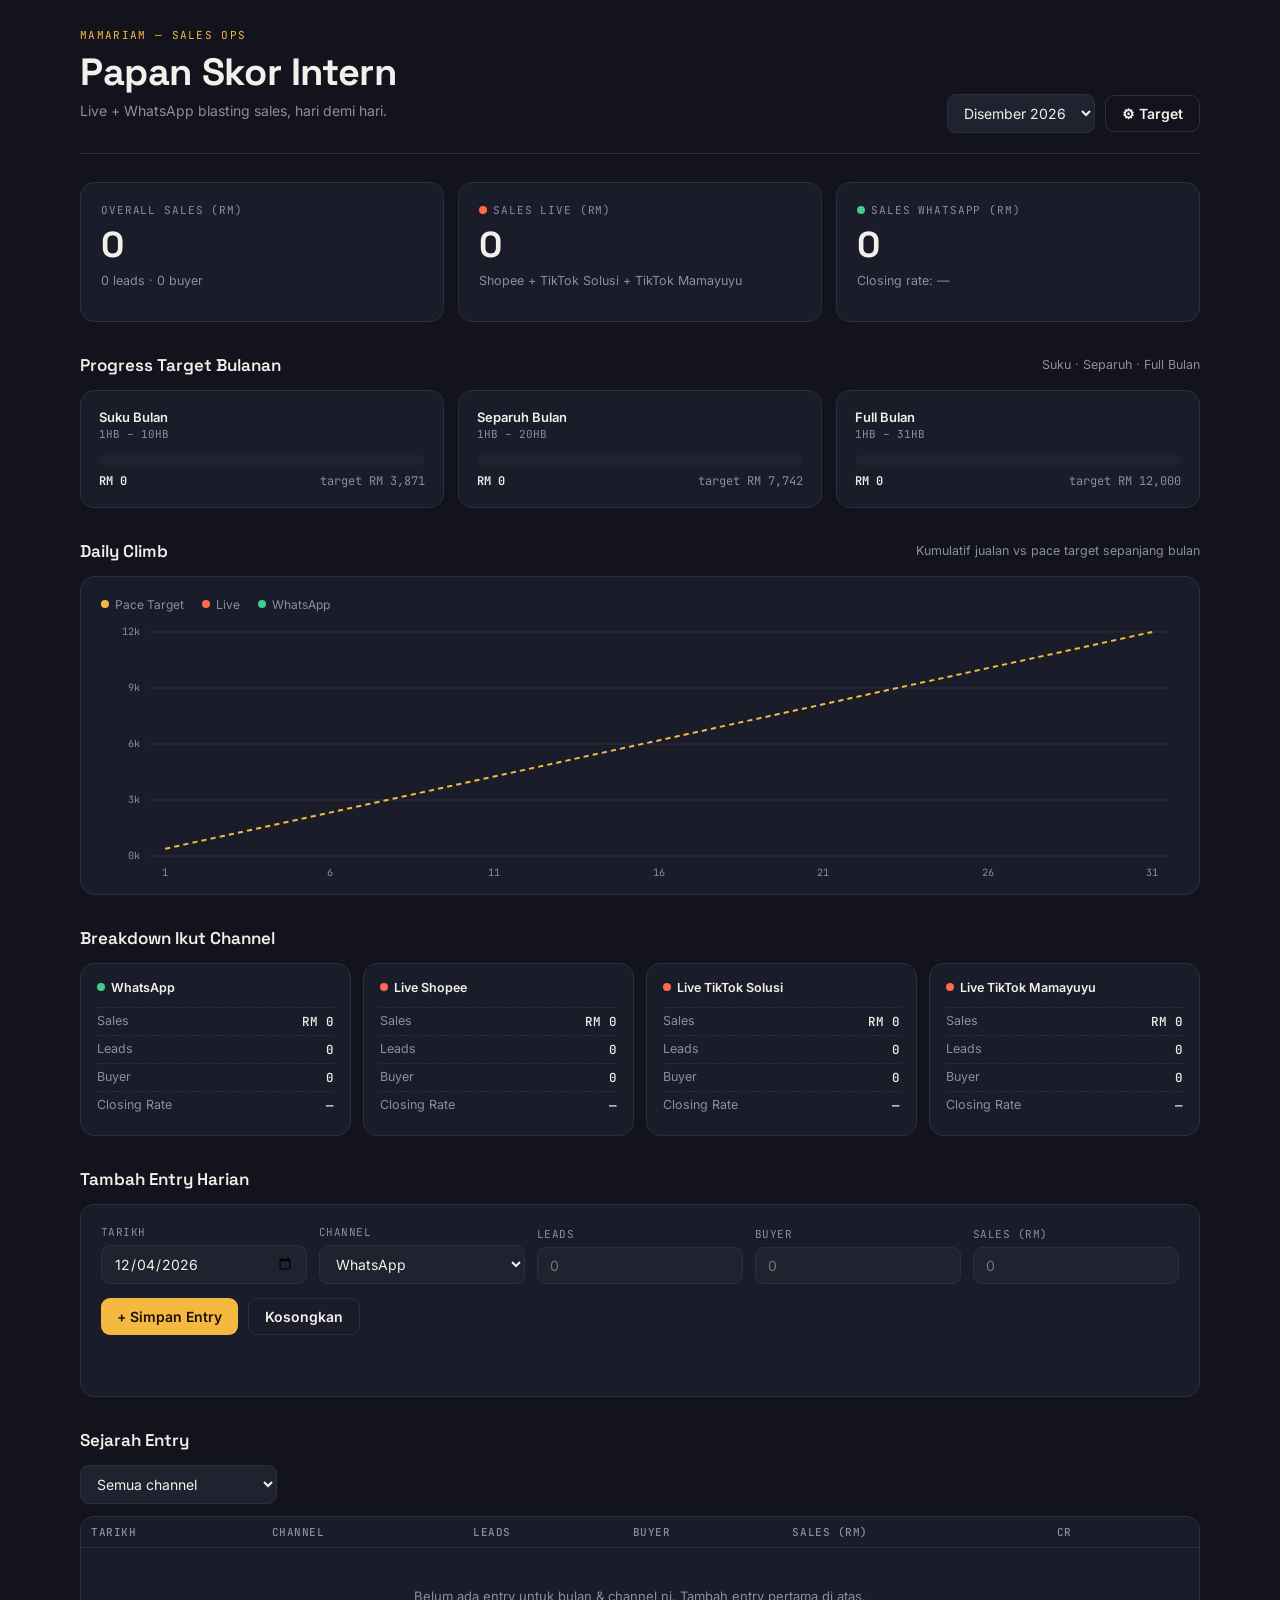
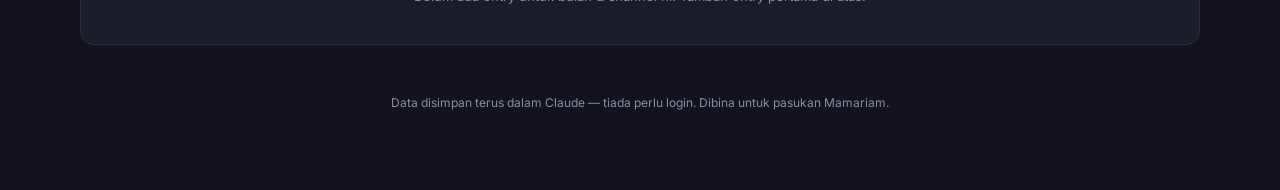
<file: mamariam-intern-dashboard.html>
<!DOCTYPE html>
<html lang="ms">
<head>
<meta charset="UTF-8">
<meta name="viewport" content="width=device-width, initial-scale=1.0">
<title>Papan Skor — Intern Mamariam</title>
<link rel="preconnect" href="https://fonts.googleapis.com">
<link href="https://fonts.googleapis.com/css2?family=Space+Grotesk:wght@500;600;700&family=Inter:wght@400;500;600;700&family=JetBrains+Mono:wght@400;500;700&display=swap" rel="stylesheet">
<style>
  :root{
    --ink:#12131c;
    --surface:#1a1c29;
    --surface-2:#20222f;
    --line:#2c2f42;
    --text:#f2f0ea;
    --text-muted:#8b8da3;
    --live:#ff6b4a;
    --live-dim:#4a2b23;
    --wa:#3ecf8e;
    --wa-dim:#1f3a30;
    --gold:#f5b942;
    --danger:#e5566b;
    --radius:14px;
  }
  *{box-sizing:border-box;}
  html,body{margin:0;padding:0;}
  body{
    background:var(--ink);
    color:var(--text);
    font-family:'Inter',sans-serif;
    -webkit-font-smoothing:antialiased;
    padding:28px 20px 80px;
  }
  .wrap{max-width:1120px;margin:0 auto;}

  /* header */
  header{
    display:flex;justify-content:space-between;align-items:flex-end;
    gap:16px;flex-wrap:wrap;
    margin-bottom:28px;
    border-bottom:1px solid var(--line);
    padding-bottom:20px;
  }
  .brand-eyebrow{
    font-family:'JetBrains Mono',monospace;
    font-size:11px;letter-spacing:.12em;text-transform:uppercase;
    color:var(--gold);margin:0 0 6px;
  }
  h1{
    font-family:'Space Grotesk',sans-serif;
    font-size:clamp(28px,4vw,38px);
    font-weight:700;margin:0;letter-spacing:-.01em;
  }
  header .sub{color:var(--text-muted);font-size:14px;margin-top:6px;}
  .header-controls{display:flex;gap:10px;align-items:center;flex-wrap:wrap;}
  select, input[type=date], input[type=number], input[type=text]{
    background:var(--surface-2);
    border:1px solid var(--line);
    color:var(--text);
    font-family:'Inter',sans-serif;
    font-size:14px;
    padding:9px 12px;
    border-radius:9px;
    outline:none;
  }
  select:focus, input:focus{border-color:var(--gold);}
  button{
    font-family:'Inter',sans-serif;
    font-weight:600;font-size:14px;
    border:none;border-radius:9px;
    padding:9px 16px;cursor:pointer;
    background:var(--gold);color:#1a1305;
    transition:filter .15s ease, transform .1s ease;
  }
  button:hover{filter:brightness(1.08);}
  button:active{transform:scale(.98);}
  button.ghost{
    background:transparent;border:1px solid var(--line);color:var(--text);
  }
  button.ghost:hover{border-color:var(--text-muted);}
  button.small{padding:6px 10px;font-size:12px;}
  button.danger-ghost{background:transparent;border:1px solid var(--line);color:var(--danger);}
  button.danger-ghost:hover{border-color:var(--danger);}

  /* scorecards */
  .scores{
    display:grid;grid-template-columns:repeat(3,1fr);gap:14px;margin-bottom:20px;
  }
  @media(max-width:760px){.scores{grid-template-columns:1fr;}}
  .card{
    background:var(--surface);
    border:1px solid var(--line);
    border-radius:var(--radius);
    padding:20px;
  }
  .score-label{
    font-family:'JetBrains Mono',monospace;
    font-size:11px;letter-spacing:.08em;text-transform:uppercase;
    color:var(--text-muted);margin:0 0 10px;
  }
  .score-value{
    font-family:'Space Grotesk',sans-serif;
    font-size:36px;font-weight:700;line-height:1;
    display:flex;align-items:baseline;gap:6px;
  }
  .score-value small{font-size:16px;font-weight:500;color:var(--text-muted);}
  .score-foot{margin-top:10px;font-size:12.5px;color:var(--text-muted);}
  .dot{display:inline-block;width:8px;height:8px;border-radius:50%;margin-right:6px;}

  /* progress section */
  .section-title{
    font-family:'Space Grotesk',sans-serif;font-size:17px;font-weight:600;
    margin:32px 0 14px;display:flex;align-items:center;justify-content:space-between;
  }
  .section-title .hint{font-family:'Inter',sans-serif;font-weight:400;font-size:12.5px;color:var(--text-muted);}
  .progress-grid{display:grid;grid-template-columns:repeat(3,1fr);gap:14px;}
  @media(max-width:760px){.progress-grid{grid-template-columns:1fr;}}
  .prog-card{background:var(--surface);border:1px solid var(--line);border-radius:var(--radius);padding:18px;}
  .prog-title{font-size:13px;font-weight:600;margin-bottom:2px;}
  .prog-range{font-family:'JetBrains Mono',monospace;font-size:11px;color:var(--text-muted);margin-bottom:14px;}
  .bar-track{
    position:relative;height:10px;border-radius:6px;background:var(--surface-2);
    overflow:hidden;margin-bottom:8px;
  }
  .bar-fill{height:100%;display:flex;}
  .bar-seg-live{background:var(--live);}
  .bar-seg-wa{background:var(--wa);}
  .prog-nums{display:flex;justify-content:space-between;font-family:'JetBrains Mono',monospace;font-size:12px;color:var(--text-muted);}
  .prog-nums b{color:var(--text);font-weight:600;}

  /* climb chart */
  .climb-card{background:var(--surface);border:1px solid var(--line);border-radius:var(--radius);padding:20px 20px 8px;}
  .climb-legend{display:flex;gap:18px;font-size:12px;color:var(--text-muted);margin-bottom:10px;flex-wrap:wrap;}
  .climb-legend span{display:flex;align-items:center;}
  svg text{font-family:'JetBrains Mono',monospace;}

  /* channel breakdown */
  .channels{display:grid;grid-template-columns:repeat(4,1fr);gap:12px;}
  @media(max-width:900px){.channels{grid-template-columns:repeat(2,1fr);}}
  @media(max-width:520px){.channels{grid-template-columns:1fr;}}
  .chan-card{background:var(--surface);border:1px solid var(--line);border-radius:var(--radius);padding:16px;}
  .chan-name{font-size:12.5px;font-weight:600;margin-bottom:12px;display:flex;align-items:center;}
  .chan-row{display:flex;justify-content:space-between;font-size:12.5px;padding:5px 0;color:var(--text-muted);border-top:1px dashed var(--line);}
  .chan-row:first-of-type{border-top:none;}
  .chan-row b{color:var(--text);font-family:'JetBrains Mono',monospace;font-weight:500;}

  /* form */
  .form-card{background:var(--surface);border:1px solid var(--line);border-radius:var(--radius);padding:20px;}
  .form-grid{display:grid;grid-template-columns:repeat(5,1fr);gap:12px;align-items:end;}
  @media(max-width:900px){.form-grid{grid-template-columns:repeat(2,1fr);}}
  .field label{display:block;font-size:11px;color:var(--text-muted);margin-bottom:6px;font-family:'JetBrains Mono',monospace;letter-spacing:.04em;text-transform:uppercase;}
  .field input, .field select{width:100%;}
  .form-msg{margin-top:12px;font-size:13px;color:var(--wa);min-height:16px;}

  /* history */
  .hist-controls{display:flex;gap:10px;margin-bottom:12px;flex-wrap:wrap;}
  table{width:100%;border-collapse:collapse;font-size:13px;}
  thead th{
    text-align:left;font-family:'JetBrains Mono',monospace;font-size:11px;
    text-transform:uppercase;letter-spacing:.05em;color:var(--text-muted);
    padding:8px 10px;border-bottom:1px solid var(--line);font-weight:500;
  }
  tbody td{padding:9px 10px;border-bottom:1px solid var(--line);}
  tbody tr:hover{background:var(--surface-2);}
  .chip{
    display:inline-flex;align-items:center;gap:5px;padding:3px 8px;border-radius:20px;
    font-size:11px;font-weight:600;
  }
  .chip .dot{width:6px;height:6px;margin-right:0;}
  .chip-wa{background:var(--wa-dim);color:var(--wa);}
  .chip-live{background:var(--live-dim);color:var(--live);}
  .empty-state{text-align:center;padding:40px 20px;color:var(--text-muted);font-size:13px;}
  .row-actions{display:flex;gap:6px;}

  /* settings modal */
  .modal-backdrop{
    position:fixed;inset:0;background:rgba(10,10,15,.6);
    display:none;align-items:center;justify-content:center;z-index:50;padding:20px;
  }
  .modal-backdrop.open{display:flex;}
  .modal{
    background:var(--surface);border:1px solid var(--line);border-radius:var(--radius);
    padding:24px;max-width:420px;width:100%;
  }
  .modal h3{font-family:'Space Grotesk',sans-serif;margin:0 0 4px;font-size:19px;}
  .modal p.desc{color:var(--text-muted);font-size:13px;margin:0 0 18px;}
  .modal .field{margin-bottom:14px;}
  .modal-actions{display:flex;justify-content:flex-end;gap:10px;margin-top:20px;}

  footer{margin-top:50px;text-align:center;color:var(--text-muted);font-size:12px;}
</style>
</head>
<body>
<div class="wrap">

  <header>
    <div>
      <p class="brand-eyebrow">Mamariam — Sales Ops</p>
      <h1>Papan Skor Intern</h1>
      <p class="sub">Live + WhatsApp blasting sales, hari demi hari.</p>
    </div>
    <div class="header-controls">
      <select id="monthSelect"></select>
      <button class="ghost" id="btnSettings">⚙ Target</button>
    </div>
  </header>

  <!-- SCORECARDS -->
  <div class="scores">
    <div class="card">
      <p class="score-label">Overall Sales (RM)</p>
      <div class="score-value" id="scOverall">0</div>
      <p class="score-foot" id="scOverallFoot">0 leads · 0 buyer</p>
    </div>
    <div class="card">
      <p class="score-label"><span class="dot" style="background:var(--live)"></span>Sales Live (RM)</p>
      <div class="score-value" id="scLive">0</div>
      <p class="score-foot" id="scLiveFoot">Shopee + TikTok Solusi + TikTok Mamayuyu</p>
    </div>
    <div class="card">
      <p class="score-label"><span class="dot" style="background:var(--wa)"></span>Sales WhatsApp (RM)</p>
      <div class="score-value" id="scWa">0</div>
      <p class="score-foot" id="scWaFoot">Closing rate: —</p>
    </div>
  </div>

  <!-- PROGRESS -->
  <div class="section-title">Progress Target Bulanan <span class="hint">Suku · Separuh · Full Bulan</span></div>
  <div class="progress-grid" id="progressGrid"></div>

  <!-- DAILY CLIMB -->
  <div class="section-title">Daily Climb <span class="hint">Kumulatif jualan vs pace target sepanjang bulan</span></div>
  <div class="climb-card">
    <div class="climb-legend">
      <span><span class="dot" style="background:var(--gold)"></span>Pace Target</span>
      <span><span class="dot" style="background:var(--live)"></span>Live</span>
      <span><span class="dot" style="background:var(--wa)"></span>WhatsApp</span>
    </div>
    <div id="climbChart"></div>
  </div>

  <!-- CHANNEL BREAKDOWN -->
  <div class="section-title">Breakdown Ikut Channel</div>
  <div class="channels" id="channelGrid"></div>

  <!-- FORM -->
  <div class="section-title">Tambah Entry Harian</div>
  <div class="form-card">
    <div class="form-grid">
      <div class="field">
        <label>Tarikh</label>
        <input type="date" id="fDate">
      </div>
      <div class="field">
        <label>Channel</label>
        <select id="fChannel">
          <option value="whatsapp">WhatsApp</option>
          <option value="live_shopee">Live Shopee</option>
          <option value="live_tiktok_solusi">Live TikTok Solusi</option>
          <option value="live_tiktok_mamayuyu">Live TikTok Mamayuyu</option>
        </select>
      </div>
      <div class="field">
        <label>Leads</label>
        <input type="number" id="fLeads" min="0" placeholder="0">
      </div>
      <div class="field">
        <label>Buyer</label>
        <input type="number" id="fBuyer" min="0" placeholder="0">
      </div>
      <div class="field">
        <label>Sales (RM)</label>
        <input type="number" id="fSales" min="0" placeholder="0">
      </div>
    </div>
    <div style="margin-top:14px;display:flex;gap:10px;">
      <button id="btnAdd">+ Simpan Entry</button>
      <button class="ghost" id="btnClearForm">Kosongkan</button>
    </div>
    <p class="form-msg" id="formMsg"></p>
  </div>

  <!-- HISTORY -->
  <div class="section-title">Sejarah Entry</div>
  <div class="hist-controls">
    <select id="histChannelFilter">
      <option value="all">Semua channel</option>
      <option value="whatsapp">WhatsApp</option>
      <option value="live_shopee">Live Shopee</option>
      <option value="live_tiktok_solusi">Live TikTok Solusi</option>
      <option value="live_tiktok_mamayuyu">Live TikTok Mamayuyu</option>
    </select>
  </div>
  <div class="form-card" style="padding:0;overflow-x:auto;">
    <table>
      <thead>
        <tr>
          <th>Tarikh</th><th>Channel</th><th>Leads</th><th>Buyer</th><th>Sales (RM)</th><th>CR</th><th></th>
        </tr>
      </thead>
      <tbody id="histBody"></tbody>
    </table>
    <div id="histEmpty" class="empty-state" style="display:none;">Belum ada entry untuk bulan &amp; channel ni. Tambah entry pertama di atas.</div>
  </div>

  <footer>Data disimpan terus dalam Claude — tiada perlu login. Dibina untuk pasukan Mamariam.</footer>
</div>

<!-- SETTINGS MODAL -->
<div class="modal-backdrop" id="modalBackdrop">
  <div class="modal">
    <h3>Set Target Bulanan</h3>
    <p class="desc">Target untuk bulan <b id="modalMonthLabel"></b>. Suku/Separuh Bulan dikira automatik ikut peratus hari.</p>
    <div class="field">
      <label>Target WhatsApp (RM)</label>
      <input type="number" id="tgtWa" min="0">
    </div>
    <div class="field">
      <label>Target Live — jumlah 3 channel (RM)</label>
      <input type="number" id="tgtLive" min="0">
    </div>
    <div class="modal-actions">
      <button class="ghost" id="btnCancelSettings">Batal</button>
      <button id="btnSaveSettings">Simpan Target</button>
    </div>
  </div>
</div>

<script>
(function(){
  const CHANNELS = {
    whatsapp: { label:'WhatsApp', group:'wa', color:'var(--wa)' },
    live_shopee: { label:'Live Shopee', group:'live', color:'var(--live)' },
    live_tiktok_solusi: { label:'Live TikTok Solusi', group:'live', color:'var(--live)' },
    live_tiktok_mamayuyu: { label:'Live TikTok Mamayuyu', group:'live', color:'var(--live)' }
  };
  const DEFAULT_TARGET = { whatsapp: 5000, live: 7000 };

  let entries = [];
  let targets = {}; // { 'YYYY-MM': {whatsapp:n, live:n} }
  let currentMonth = monthKey(new Date());

  function monthKey(d){ return d.getFullYear()+'-'+String(d.getMonth()+1).padStart(2,'0'); }
  function daysInMonth(mk){ const [y,m] = mk.split('-').map(Number); return new Date(y, m, 0).getDate(); }
  function fmtRM(n){ return 'RM ' + (Math.round(n*100)/100).toLocaleString('en-MY',{minimumFractionDigits:0,maximumFractionDigits:0}); }
  function fmtNum(n){ return (n||0).toLocaleString('en-MY'); }
  function todayStr(){ const d=new Date(); return d.getFullYear()+'-'+String(d.getMonth()+1).padStart(2,'0')+'-'+String(d.getDate()).padStart(2,'0'); }
  function uid(){ return 'e_'+Date.now().toString(36)+Math.random().toString(36).slice(2,7); }

  // ---------- storage ----------
  async function loadData(){
    try{
      const r = await window.storage.get('entries');
      entries = r && r.value ? JSON.parse(r.value) : [];
    }catch(e){ entries = []; }
    try{
      const r2 = await window.storage.get('targets');
      targets = r2 && r2.value ? JSON.parse(r2.value) : {};
    }catch(e){ targets = {}; }
  }
  async function saveEntries(){
    try{ await window.storage.set('entries', JSON.stringify(entries)); }
    catch(e){ console.error('save entries failed', e); }
  }
  async function saveTargets(){
    try{ await window.storage.set('targets', JSON.stringify(targets)); }
    catch(e){ console.error('save targets failed', e); }
  }
  function getTarget(mk){
    return targets[mk] || { ...DEFAULT_TARGET };
  }

  // ---------- month select ----------
  function populateMonthSelect(){
    const sel = document.getElementById('monthSelect');
    const set = new Set(entries.map(e => e.date.slice(0,7)));
    set.add(currentMonth);
    const list = Array.from(set).sort().reverse();
    sel.innerHTML = list.map(mk => `<option value="${mk}">${monthLabel(mk)}</option>`).join('');
    sel.value = currentMonth;
  }
  function monthLabel(mk){
    const [y,m] = mk.split('-').map(Number);
    const d = new Date(y, m-1, 1);
    return d.toLocaleDateString('ms-MY', { month:'long', year:'numeric' });
  }

  // ---------- computations ----------
  function entriesForMonth(mk, channelFilter){
    return entries.filter(e => e.date.slice(0,7) === mk && (!channelFilter || channelFilter==='all' || e.channel===channelFilter));
  }
  function sumField(list, field){ return list.reduce((s,e)=> s + (Number(e[field])||0), 0); }

  function render(){
    const mk = currentMonth;
    const monthEntries = entriesForMonth(mk);
    const waEntries = monthEntries.filter(e => CHANNELS[e.channel].group==='wa');
    const liveEntries = monthEntries.filter(e => CHANNELS[e.channel].group==='live');

    const overallSales = sumField(monthEntries,'sales');
    const overallLeads = sumField(monthEntries,'leads');
    const overallBuyer = sumField(monthEntries,'buyer');
    const waSales = sumField(waEntries,'sales');
    const liveSales = sumField(liveEntries,'sales');
    const waLeads = sumField(waEntries,'leads');
    const waBuyer = sumField(waEntries,'buyer');

    document.getElementById('scOverall').textContent = fmtRM(overallSales).replace('RM ','');
    document.getElementById('scOverallFoot').textContent = `${fmtNum(overallLeads)} leads · ${fmtNum(overallBuyer)} buyer`;
    document.getElementById('scLive').textContent = fmtRM(liveSales).replace('RM ','');
    document.getElementById('scWa').textContent = fmtRM(waSales).replace('RM ','');
    const waCR = waLeads > 0 ? ((waBuyer/waLeads)*100).toFixed(1)+'%' : '—';
    document.getElementById('scWaFoot').textContent = `Closing rate: ${waCR}`;

    renderProgress(mk, waSales, liveSales);
    renderClimb(mk, waEntries, liveEntries);
    renderChannels(mk, monthEntries);
    renderHistory();
    populateMonthSelect();
  }

  function renderProgress(mk, waSales, liveSales){
    const dim = daysInMonth(mk);
    const tgt = getTarget(mk);
    const checkpoints = [
      { label:'Suku Bulan', range:'1HB – 10HB', pct: Math.min(10,dim)/dim },
      { label:'Separuh Bulan', range:'1HB – 20HB', pct: Math.min(20,dim)/dim },
      { label:'Full Bulan', range:`1HB – ${dim}HB`, pct: 1 }
    ];
    const grid = document.getElementById('progressGrid');
    grid.innerHTML = checkpoints.map(cp => {
      const waTgt = tgt.whatsapp * cp.pct;
      const liveTgt = tgt.live * cp.pct;
      const totalTgt = waTgt + liveTgt;
      const totalAch = waSales + liveSales;
      const pctAch = totalTgt > 0 ? Math.min(100, (totalAch/totalTgt)*100) : 0;
      const liveShare = totalAch>0 ? (Math.min(liveSales,totalTgt)/Math.max(totalAch,1))*pctAch : 0;
      const waShare = Math.max(0, pctAch - liveShare);
      return `
        <div class="prog-card">
          <div class="prog-title">${cp.label}</div>
          <div class="prog-range">${cp.range}</div>
          <div class="bar-track">
            <div class="bar-fill" style="width:${pctAch}%">
              <div class="bar-seg-live" style="width:${totalAch>0 ? (liveSales/totalAch*100) : 0}%"></div>
              <div class="bar-seg-wa" style="width:${totalAch>0 ? (waSales/totalAch*100) : 0}%"></div>
            </div>
          </div>
          <div class="prog-nums">
            <span><b>${fmtRM(totalAch)}</b></span>
            <span>target ${fmtRM(totalTgt)}</span>
          </div>
        </div>`;
    }).join('');
  }

  function renderClimb(mk, waEntries, liveEntries){
    const dim = daysInMonth(mk);
    const tgt = getTarget(mk);
    const dailyTarget = (tgt.whatsapp + tgt.live) / dim;

    // build cumulative arrays
    const waByDay = new Array(dim+1).fill(0);
    const liveByDay = new Array(dim+1).fill(0);
    waEntries.forEach(e => { const d = Number(e.date.slice(8,10)); if(d>=1&&d<=dim) waByDay[d]+= Number(e.sales)||0; });
    liveEntries.forEach(e => { const d = Number(e.date.slice(8,10)); if(d>=1&&d<=dim) liveByDay[d]+= Number(e.sales)||0; });

    let cumWa=0, cumLive=0, cumTarget=0;
    const points = [];
    let maxVal = 1;
    for(let d=1; d<=dim; d++){
      cumWa += waByDay[d];
      cumLive += liveByDay[d];
      cumTarget += dailyTarget;
      const total = cumWa + cumLive;
      maxVal = Math.max(maxVal, total, cumTarget);
      points.push({ d, wa: cumWa, live: cumLive, total, target: cumTarget });
    }

    const W = 1040, H = 260, padL = 46, padB = 26, padT = 10, padR = 10;
    const plotW = W - padL - padR, plotH = H - padT - padB;
    const barSlot = plotW / dim;
    const barW = Math.max(3, barSlot * 0.55);

    function y(v){ return padT + plotH - (v/maxVal)*plotH; }
    function x(d){ return padL + (d-0.5)*barSlot; }

    let bars = '';
    points.forEach(p => {
      const xLeft = padL + (p.d-1)*barSlot + (barSlot-barW)/2;
      const liveH = (p.live/maxVal)*plotH;
      const waH = (p.total/maxVal)*plotH - liveH;
      const liveY = padT + plotH - liveH;
      const waY = liveY - waH;
      bars += `<rect x="${xLeft}" y="${waY.toFixed(1)}" width="${barW.toFixed(1)}" height="${Math.max(0,waH).toFixed(1)}" fill="var(--wa)" rx="1.5"></rect>`;
      bars += `<rect x="${xLeft}" y="${liveY.toFixed(1)}" width="${barW.toFixed(1)}" height="${Math.max(0,liveH).toFixed(1)}" fill="var(--live)" rx="1.5"></rect>`;
    });

    const targetPath = points.map((p,i) => `${i===0?'M':'L'} ${x(p.d).toFixed(1)} ${y(p.target).toFixed(1)}`).join(' ');

    // x-axis labels: every 5 days
    let xLabels = '';
    for(let d=1; d<=dim; d+= (dim>20?5:3)){
      xLabels += `<text x="${x(d).toFixed(1)}" y="${H-6}" font-size="10" fill="var(--text-muted)" text-anchor="middle">${d}</text>`;
    }
    // y-axis gridlines
    let gridLines = '';
    const steps = 4;
    for(let i=0;i<=steps;i++){
      const val = (maxVal/steps)*i;
      const yy = y(val);
      gridLines += `<line x1="${padL}" y1="${yy.toFixed(1)}" x2="${W-padR}" y2="${yy.toFixed(1)}" stroke="var(--line)" stroke-width="1"></line>`;
      gridLines += `<text x="${padL-8}" y="${(yy+3).toFixed(1)}" font-size="10" fill="var(--text-muted)" text-anchor="end">${Math.round(val/1000)}k</text>`;
    }

    const svg = `
      <svg viewBox="0 0 ${W} ${H}" width="100%" height="${H}" preserveAspectRatio="none" style="overflow:visible;">
        ${gridLines}
        ${bars}
        <path d="${targetPath}" fill="none" stroke="var(--gold)" stroke-width="2" stroke-dasharray="5 4"></path>
        ${xLabels}
      </svg>`;
    document.getElementById('climbChart').innerHTML = svg;
  }

  function renderChannels(mk, monthEntries){
    const grid = document.getElementById('channelGrid');
    grid.innerHTML = Object.keys(CHANNELS).map(key => {
      const meta = CHANNELS[key];
      const list = monthEntries.filter(e => e.channel===key);
      const leads = sumField(list,'leads');
      const buyer = sumField(list,'buyer');
      const sales = sumField(list,'sales');
      const cr = leads>0 ? ((buyer/leads)*100).toFixed(1)+'%' : '—';
      return `
        <div class="chan-card">
          <div class="chan-name"><span class="dot" style="background:${meta.color}"></span>${meta.label}</div>
          <div class="chan-row"><span>Sales</span><b>${fmtRM(sales)}</b></div>
          <div class="chan-row"><span>Leads</span><b>${fmtNum(leads)}</b></div>
          <div class="chan-row"><span>Buyer</span><b>${fmtNum(buyer)}</b></div>
          <div class="chan-row"><span>Closing Rate</span><b>${cr}</b></div>
        </div>`;
    }).join('');
  }

  function renderHistory(){
    const mk = currentMonth;
    const filter = document.getElementById('histChannelFilter').value;
    const list = entriesForMonth(mk, filter).slice().sort((a,b)=> b.date.localeCompare(a.date));
    const body = document.getElementById('histBody');
    const empty = document.getElementById('histEmpty');
    if(list.length===0){
      body.innerHTML = '';
      empty.style.display = 'block';
      return;
    }
    empty.style.display = 'none';
    body.innerHTML = list.map(e => {
      const meta = CHANNELS[e.channel];
      const chipClass = meta.group==='wa' ? 'chip-wa' : 'chip-live';
      const cr = e.leads>0 ? ((e.buyer/e.leads)*100).toFixed(1)+'%' : '—';
      return `
        <tr>
          <td>${e.date}</td>
          <td><span class="chip ${chipClass}"><span class="dot"></span>${meta.label}</span></td>
          <td>${fmtNum(e.leads)}</td>
          <td>${fmtNum(e.buyer)}</td>
          <td>${fmtRM(e.sales)}</td>
          <td>${cr}</td>
          <td class="row-actions">
            <button class="small danger-ghost" data-del="${e.id}">Padam</button>
          </td>
        </tr>`;
    }).join('');

    body.querySelectorAll('[data-del]').forEach(btn => {
      btn.addEventListener('click', async () => {
        if(!confirm('Padam entry ni?')) return;
        entries = entries.filter(e => e.id !== btn.dataset.del);
        await saveEntries();
        render();
      });
    });
  }

  // ---------- form ----------
  document.getElementById('fDate').value = todayStr();

  document.getElementById('btnAdd').addEventListener('click', async () => {
    const date = document.getElementById('fDate').value;
    const channel = document.getElementById('fChannel').value;
    const leads = Number(document.getElementById('fLeads').value)||0;
    const buyer = Number(document.getElementById('fBuyer').value)||0;
    const sales = Number(document.getElementById('fSales').value)||0;
    const msg = document.getElementById('formMsg');

    if(!date){ msg.style.color='var(--danger)'; msg.textContent='Sila pilih tarikh dulu.'; return; }
    if(sales<=0 && leads<=0 && buyer<=0){ msg.style.color='var(--danger)'; msg.textContent='Isi sekurang-kurangnya satu nilai (leads/buyer/sales).'; return; }

    entries.push({ id: uid(), date, channel, leads, buyer, sales });
    await saveEntries();

    currentMonth = date.slice(0,7);
    msg.style.color='var(--wa)';
    msg.textContent = 'Entry disimpan ✓';
    document.getElementById('fLeads').value='';
    document.getElementById('fBuyer').value='';
    document.getElementById('fSales').value='';
    setTimeout(()=>{ msg.textContent=''; }, 2500);
    render();
  });

  document.getElementById('btnClearForm').addEventListener('click', () => {
    document.getElementById('fLeads').value='';
    document.getElementById('fBuyer').value='';
    document.getElementById('fSales').value='';
    document.getElementById('formMsg').textContent='';
  });

  document.getElementById('monthSelect').addEventListener('change', (e) => {
    currentMonth = e.target.value;
    render();
  });
  document.getElementById('histChannelFilter').addEventListener('change', renderHistory);

  // ---------- settings modal ----------
  const backdrop = document.getElementById('modalBackdrop');
  document.getElementById('btnSettings').addEventListener('click', () => {
    const tgt = getTarget(currentMonth);
    document.getElementById('modalMonthLabel').textContent = monthLabel(currentMonth);
    document.getElementById('tgtWa').value = tgt.whatsapp;
    document.getElementById('tgtLive').value = tgt.live;
    backdrop.classList.add('open');
  });
  document.getElementById('btnCancelSettings').addEventListener('click', () => backdrop.classList.remove('open'));
  backdrop.addEventListener('click', (e) => { if(e.target===backdrop) backdrop.classList.remove('open'); });
  document.getElementById('btnSaveSettings').addEventListener('click', async () => {
    const wa = Number(document.getElementById('tgtWa').value)||0;
    const live = Number(document.getElementById('tgtLive').value)||0;
    targets[currentMonth] = { whatsapp: wa, live: live };
    await saveTargets();
    backdrop.classList.remove('open');
    render();
  });

  // ---------- init ----------
  (async function init(){
    await loadData();
    if(entries.length){
      currentMonth = entries.slice().sort((a,b)=> b.date.localeCompare(a.date))[0].date.slice(0,7);
    }
    populateMonthSelect();
    render();
  })();
})();
</script>
</body>
</html>
</file>
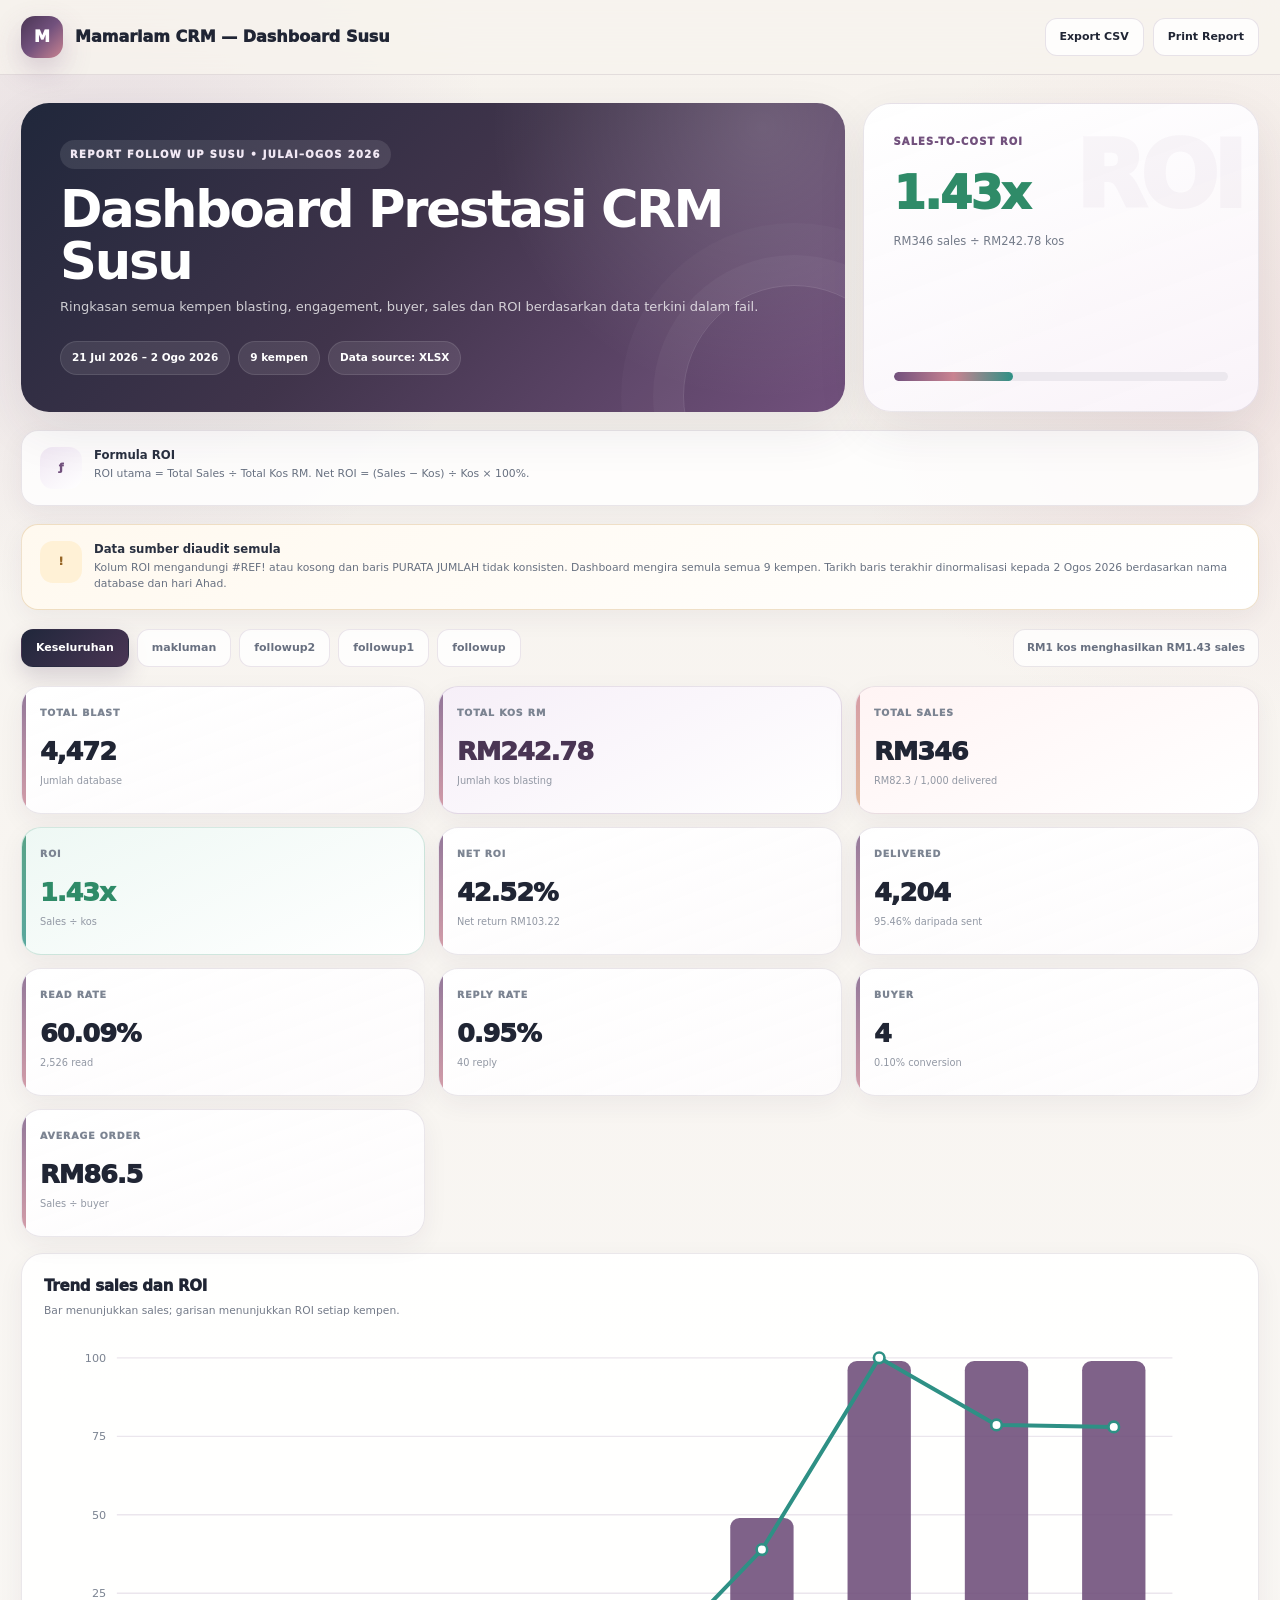
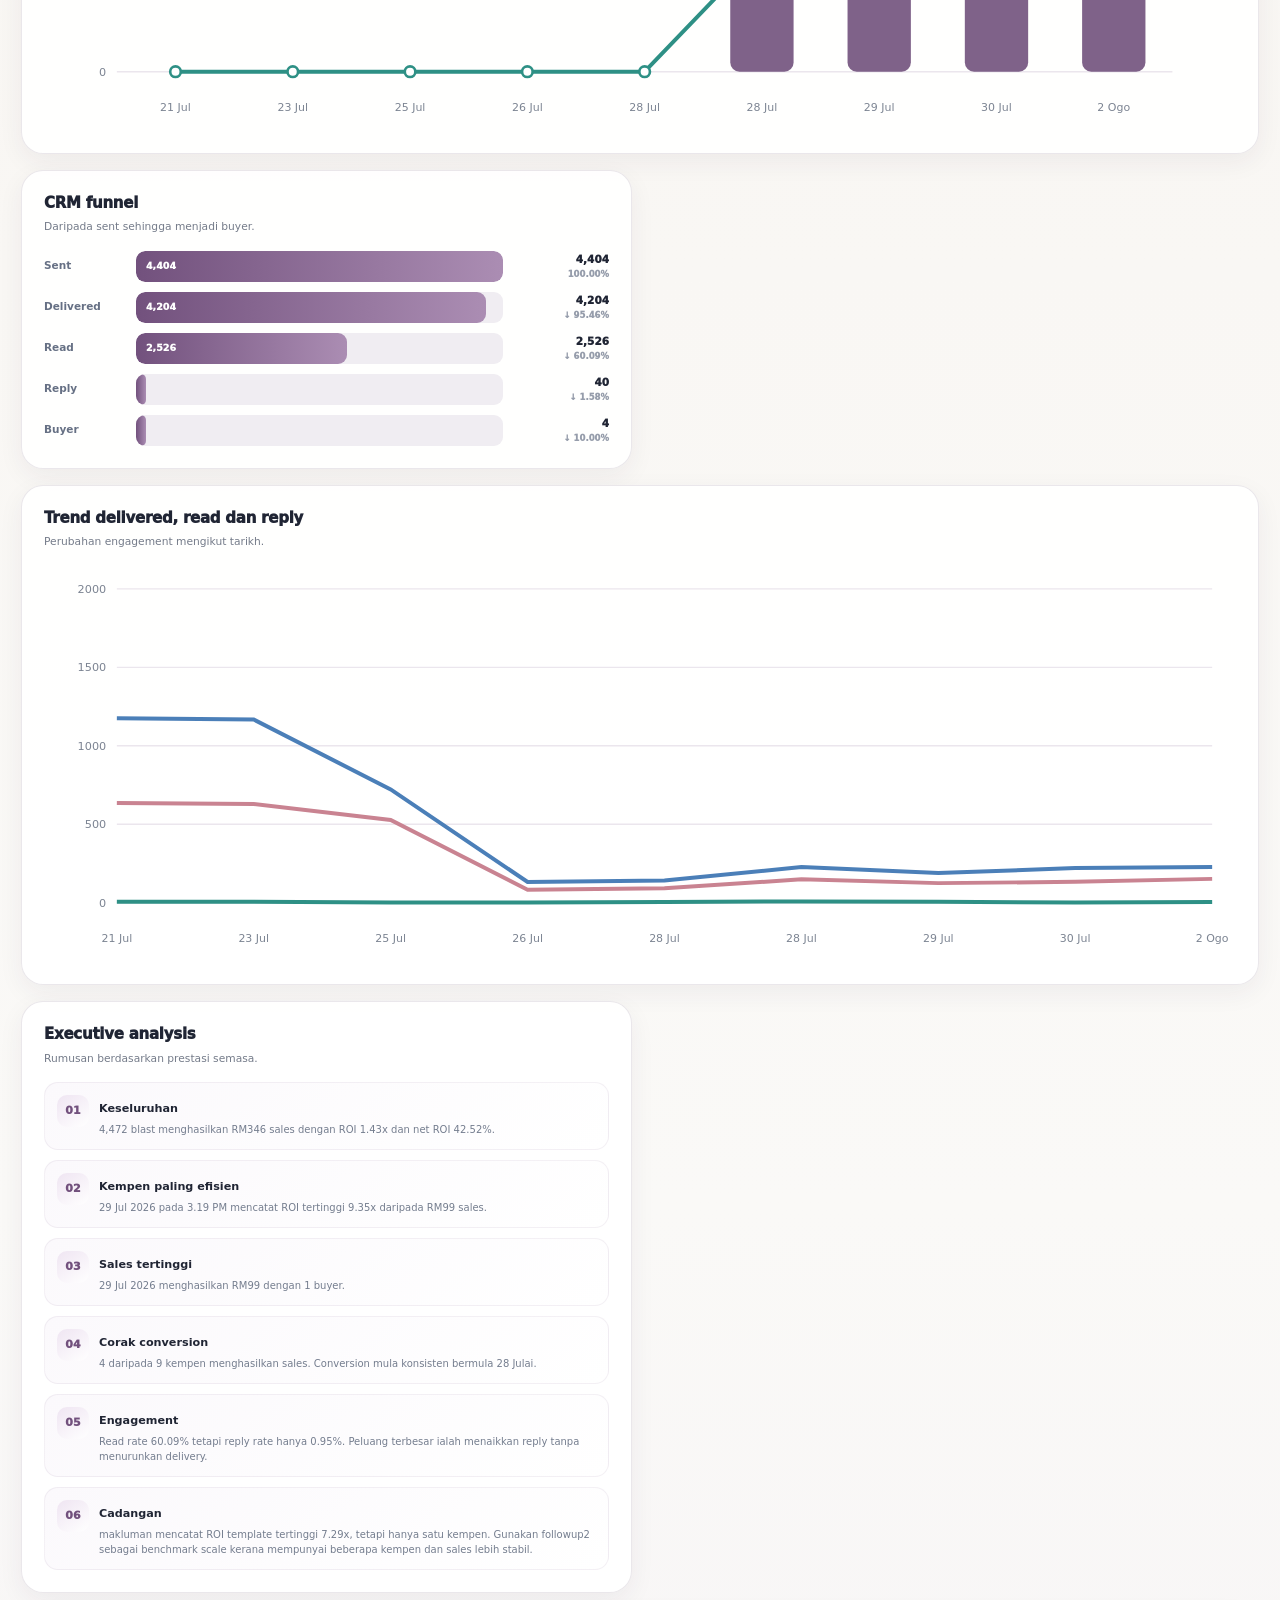
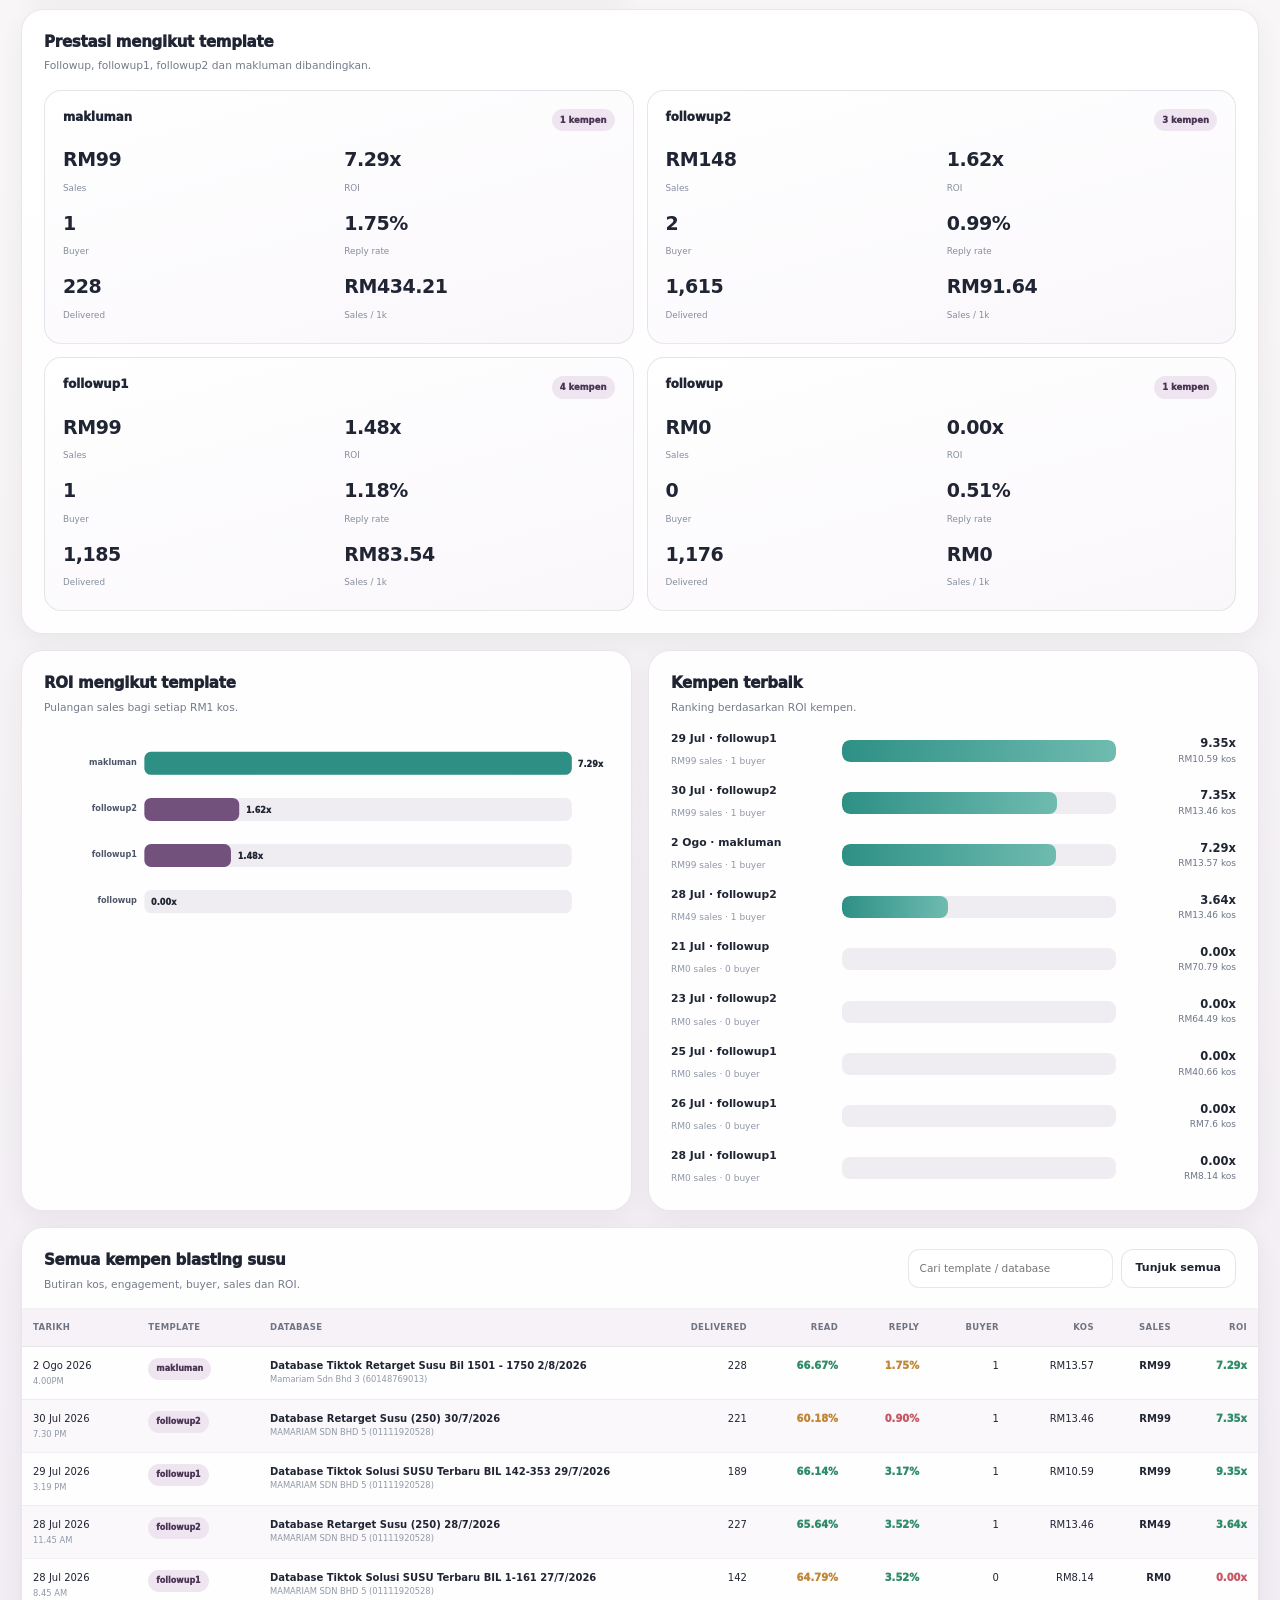
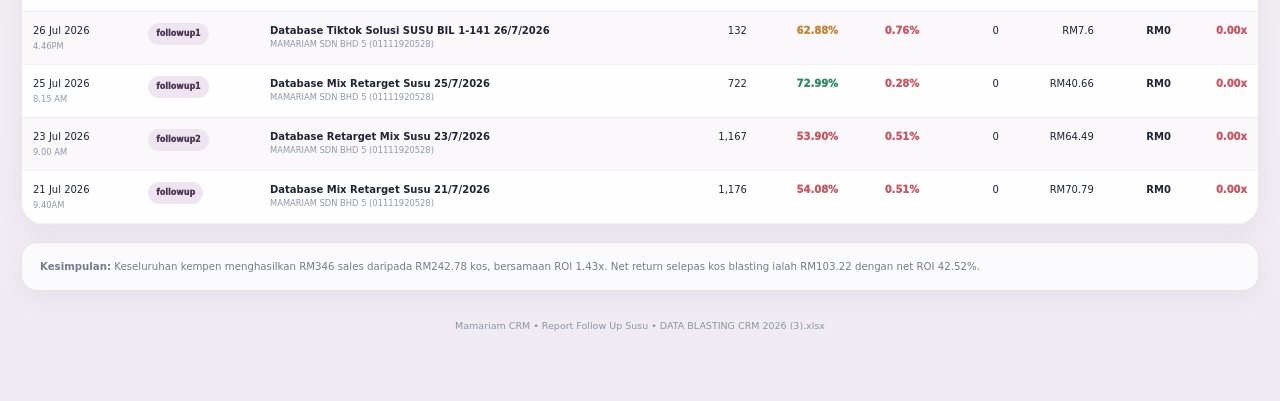
<file: susu-jun-2026.html>
<!doctype html>
<html lang="ms">
<head>
<meta charset="utf-8">
<meta name="viewport" content="width=device-width,initial-scale=1">
<meta name="theme-color" content="#3f2f49">
<title>Mamariam CRM — Dashboard Follow Up Susu</title>
<style>
:root{
 --bg:#f7f3ee;--bg2:#f0ebf3;--card:rgba(255,255,255,.92);--ink:#202534;--muted:#747b89;
 --line:rgba(82,60,94,.12);--navy:#20273b;--plum:#72517d;--plum2:#ab8db3;--rose:#c98391;
 --teal:#2e9085;--blue:#4b7fb8;--green:#2f8b68;--amber:#bf8737;--red:#c55a66;
 --shadow:0 18px 50px rgba(55,42,72,.09);--soft:0 8px 26px rgba(55,42,72,.06)
}
*{box-sizing:border-box}html{scroll-behavior:smooth}
body{
 margin:0;color:var(--ink);font-family:Inter,ui-sans-serif,system-ui,-apple-system,"Segoe UI",sans-serif;line-height:1.5;
 background:
 radial-gradient(circle at 8% 4%,rgba(171,141,179,.22),transparent 25rem),
 radial-gradient(circle at 94% 7%,rgba(201,131,145,.15),transparent 23rem),
 linear-gradient(180deg,var(--bg),#faf9f7 54%,var(--bg2));
}
button,input{font:inherit}.top{position:sticky;top:0;z-index:30;background:rgba(247,243,238,.84);backdrop-filter:blur(18px);border-bottom:1px solid var(--line)}
.topin,.wrap{width:min(1480px,calc(100% - 42px));margin:auto}.topin{min-height:74px;display:flex;align-items:center;justify-content:space-between;gap:16px}
.brand{display:flex;align-items:center;gap:12px;font-weight:950}.mark{width:42px;height:42px;border-radius:14px;display:grid;place-items:center;color:#fff;background:linear-gradient(135deg,#4a3554,var(--plum),var(--rose));box-shadow:0 12px 28px rgba(114,81,125,.25)}
.actions{display:flex;gap:9px}.btn{border:1px solid rgba(114,81,125,.16);background:rgba(255,255,255,.82);color:var(--ink);padding:10px 14px;border-radius:12px;font-size:11px;font-weight:850;cursor:pointer}
.wrap{padding:28px 0 68px}.hero{display:grid;grid-template-columns:1.35fr .65fr;gap:18px}.hero-main,.hero-side{border-radius:28px;overflow:hidden;box-shadow:var(--shadow)}
.hero-main{position:relative;padding:37px 39px;color:#fff;background:radial-gradient(circle at 90% 8%,rgba(255,255,255,.17),transparent 17rem),linear-gradient(135deg,#20273b,#40344b 48%,#72517d)}
.hero-main:after{content:"";position:absolute;width:220px;height:220px;right:-60px;bottom:-95px;border-radius:50%;border:1px solid rgba(255,255,255,.13);box-shadow:0 0 0 30px rgba(255,255,255,.035),0 0 0 62px rgba(255,255,255,.022)}
.eyebrow{position:relative;z-index:1;display:inline-flex;padding:7px 10px;border-radius:999px;background:rgba(255,255,255,.10);font-size:10px;text-transform:uppercase;letter-spacing:.13em;font-weight:950;color:#f1e8f4}
h1{position:relative;z-index:1;margin:14px 0 10px;font-size:clamp(35px,4vw,58px);line-height:1.02;letter-spacing:-2.2px}.hero-copy{position:relative;z-index:1;max-width:850px;color:rgba(255,255,255,.76);font-size:13px}
.pills{position:relative;z-index:1;display:flex;flex-wrap:wrap;gap:8px;margin-top:24px}.pill{padding:8px 11px;border-radius:999px;background:rgba(255,255,255,.09);border:1px solid rgba(255,255,255,.10);font-size:10.5px;font-weight:850}
.hero-side{position:relative;padding:30px;background:linear-gradient(160deg,rgba(255,255,255,.98),rgba(249,244,250,.94));border:1px solid var(--line);display:flex;flex-direction:column;justify-content:space-between}
.hero-side:after{content:"ROI";position:absolute;right:18px;top:4px;font-size:92px;font-weight:950;letter-spacing:-6px;color:rgba(114,81,125,.045)}
.side-label{position:relative;z-index:1;font-size:10px;text-transform:uppercase;letter-spacing:.11em;color:var(--plum);font-weight:950}.side-value{position:relative;z-index:1;margin:10px 0 5px;font-size:46px;font-weight:950;letter-spacing:-1.5px;color:var(--green)}
.side-copy{position:relative;z-index:1;font-size:11.5px;color:var(--muted)}.progress{position:relative;z-index:1;height:9px;background:#ece8ee;border-radius:999px;overflow:hidden}.progress span{display:block;height:100%;border-radius:999px;background:linear-gradient(90deg,var(--plum),var(--rose),var(--teal))}
.notice{display:grid;grid-template-columns:42px 1fr;gap:12px;padding:16px 18px;background:rgba(255,255,255,.80);border:1px solid var(--line);border-radius:17px;margin:18px 0;color:#687181;font-size:10.8px;box-shadow:var(--soft)}
.notice-icon{width:42px;height:42px;border-radius:13px;background:linear-gradient(145deg,#f0e7f3,#fff);color:var(--plum);display:grid;place-items:center;font-weight:950}.notice strong{display:block;color:#293040;font-size:11.7px;margin-bottom:2px}
.warning{border-color:rgba(191,135,55,.25);background:linear-gradient(145deg,#fff9ef,#fff)}.warning .notice-icon{background:#fff1d6;color:#966525}
.controls{display:flex;justify-content:space-between;align-items:center;gap:14px;margin:19px 0}.filters{display:flex;gap:8px;flex-wrap:wrap}.filter{border:1px solid rgba(114,81,125,.14);background:rgba(255,255,255,.78);color:#687080;border-radius:12px;padding:10px 14px;font-size:11px;font-weight:850;cursor:pointer}.filter.active{background:linear-gradient(135deg,var(--navy),#4a3554);color:#fff;border-color:transparent;box-shadow:0 10px 22px rgba(76,53,88,.19)}
.formula{padding:10px 13px;border-radius:12px;background:rgba(255,255,255,.76);border:1px solid var(--line);font-size:10.5px;font-weight:850;color:#687080}
.kpis{display:grid;grid-template-columns:repeat(5,minmax(0,1fr));gap:13px}.kpi{position:relative;min-width:0;min-height:128px;padding:19px 18px;border-radius:20px;background:linear-gradient(160deg,rgba(255,255,255,.98),rgba(253,251,252,.93));border:1px solid var(--line);box-shadow:var(--soft);overflow:hidden}
.kpi:before{content:"";position:absolute;left:0;top:0;bottom:0;width:4px;background:linear-gradient(180deg,var(--plum),var(--rose));opacity:.78}.kl{font-size:9.5px;text-transform:uppercase;letter-spacing:.09em;color:#7c8492;font-weight:950;white-space:nowrap}.kv{margin:12px 0 3px;font-size:clamp(23px,2vw,31px);font-weight:950;letter-spacing:-1px;white-space:nowrap}.kn{font-size:9.8px;color:#9298a4;white-space:nowrap;overflow:hidden;text-overflow:ellipsis}
.kpi.roi{background:linear-gradient(155deg,#eef8f4,#fff);border-color:rgba(47,139,104,.18)}.kpi.roi:before{background:linear-gradient(180deg,var(--green),var(--teal))}.kpi.roi .kv{color:var(--green)}
.kpi.cost{background:linear-gradient(155deg,#f6eff8,#fff);border-color:rgba(114,81,125,.16)}.kpi.cost .kv{color:#4a3554}.kpi.sales{background:linear-gradient(155deg,#fff4f4,#fff)}.kpi.sales:before{background:linear-gradient(180deg,var(--rose),#dcaa82)}
.grid{display:grid;grid-template-columns:repeat(12,1fr);gap:16px;margin-top:16px}.card{background:rgba(255,255,255,.91);border:1px solid var(--line);border-radius:22px;box-shadow:var(--soft);overflow:hidden}.s12{grid-column:span 12}.s8{grid-column:span 8}.s7{grid-column:span 7}.s6{grid-column:span 6}.s5{grid-column:span 5}.s4{grid-column:span 4}
.head{padding:21px 22px 0;display:flex;justify-content:space-between;align-items:flex-start;gap:14px}.title{margin:0;font-size:15px;font-weight:950;letter-spacing:-.25px}.sub{margin:5px 0 0;font-size:10.7px;color:var(--muted)}.body{padding:15px 22px 22px}.chart{min-height:285px}.chart svg{display:block;width:100%;height:auto}
.funnel{display:grid;gap:10px}.frow{display:grid;grid-template-columns:82px 1fr 96px;gap:10px;align-items:center}.flabel{font-size:10.5px;color:#667084;font-weight:850}.ftrack{height:31px;border-radius:9px;background:#f0edf2;overflow:hidden}.ffill{height:100%;border-radius:9px;background:linear-gradient(90deg,var(--plum),var(--plum2));color:#fff;display:flex;align-items:center;padding-left:10px;font-size:9.5px;font-weight:950;min-width:2px}.fvalue{text-align:right;font-size:10.5px;font-weight:950}.frate{display:block;color:#969dab;font-size:8.5px}
.analysis{display:grid;gap:10px}.aitem{display:grid;grid-template-columns:32px 1fr;gap:10px;padding:12px;border-radius:14px;background:linear-gradient(145deg,#fbf9fc,#fff);border:1px solid rgba(114,81,125,.08)}.aicon{width:32px;height:32px;border-radius:10px;background:linear-gradient(145deg,#efe5f2,#fff);color:var(--plum);display:grid;place-items:center;font-size:11px;font-weight:950}.aitem strong{font-size:11.2px}.aitem p{margin:3px 0 0;color:#747d8e;font-size:10px}
.template-grid{display:grid;grid-template-columns:repeat(4,1fr);gap:13px}.template-card{padding:18px;border:1px solid var(--line);border-radius:17px;background:linear-gradient(165deg,#fff,#faf7fb)}.template-name{display:flex;justify-content:space-between;gap:10px;font-size:11.8px;font-weight:950;margin-bottom:14px}.badge{padding:5px 8px;border-radius:999px;background:#eee5f1;color:#4a3554;font-size:8.5px}.metrics{display:grid;grid-template-columns:1fr 1fr;gap:11px}.metrics strong{display:block;font-size:19px;letter-spacing:-.45px}.metrics span{font-size:8.8px;color:#858e9e}
.rank{display:grid;gap:12px}.rrow{display:grid;grid-template-columns:minmax(115px,1.1fr) minmax(130px,1.9fr) 108px;gap:12px;align-items:center}.rname{min-width:0}.rname strong{display:block;font-size:10.8px;white-space:nowrap;overflow:hidden;text-overflow:ellipsis}.rname span{font-size:9px;color:#9097a6}.rtrack{height:22px;border-radius:8px;background:#f0edf2;overflow:hidden}.rfill{height:100%;border-radius:8px;background:linear-gradient(90deg,var(--teal),#6fbbb0)}.rstat{text-align:right;font-size:9px;color:#6d7587}.rstat strong{display:block;font-size:11.5px;color:var(--ink)}
.table-tools{display:flex;gap:8px}.search{border:1px solid rgba(114,81,125,.14);background:#fff;border-radius:11px;padding:9px 11px;font-size:10.5px;width:205px;outline:none}.table-wrap{overflow:auto;max-height:520px;border-top:1px solid rgba(114,81,125,.08)}table{width:100%;border-collapse:collapse;font-size:10px}thead th{position:sticky;top:0;z-index:2;background:#f7f2f8;color:#6f7482;text-align:left;padding:12px 11px;border-bottom:1px solid var(--line);text-transform:uppercase;letter-spacing:.04em;font-size:8.5px;white-space:nowrap}tbody td{padding:11px;border-bottom:1px solid rgba(114,81,125,.075);vertical-align:top}tbody tr:nth-child(even){background:rgba(248,244,249,.52)}tbody tr:hover{background:#f4edf6}.right{text-align:right;white-space:nowrap}.database{max-width:270px}.database strong,.database small{display:block;white-space:nowrap;overflow:hidden;text-overflow:ellipsis}.database small{color:#9098a7}.tag{display:inline-flex;padding:5px 8px;border-radius:999px;background:#eee5f1;color:#4a3554;font-size:8px;font-weight:950}.good{color:var(--green);font-weight:950}.warn{color:var(--amber);font-weight:950}.bad{color:var(--red);font-weight:950}.note{margin-top:17px;padding:16px 18px;border-radius:16px;border:1px solid var(--line);background:rgba(255,255,255,.73);color:#737c8d;font-size:10.2px;box-shadow:var(--soft)}.footer{text-align:center;color:#8b93a2;font-size:9.5px;padding-top:28px}
@media(max-width:1300px){.kpis{grid-template-columns:repeat(3,1fr)}.template-grid{grid-template-columns:repeat(2,1fr)}.s8,.s7{grid-column:span 12}.s6,.s5,.s4{grid-column:span 6}}
@media(max-width:900px){.hero{grid-template-columns:1fr}.template-grid{grid-template-columns:1fr}.s6,.s5,.s4{grid-column:span 12}.controls{flex-direction:column;align-items:flex-start}}
@media(max-width:650px){.topin,.wrap{width:min(100% - 20px,1480px)}.brand-text{display:none}.actions .btn:first-child{display:none}.hero-main,.hero-side{padding:23px;border-radius:20px}h1{font-size:34px}.kpis{grid-template-columns:repeat(2,1fr)}.kpi{min-height:116px;padding:16px}.kv{font-size:22px}.chart{min-height:230px}.frow{grid-template-columns:64px 1fr 74px}.rrow{grid-template-columns:92px 1fr 75px}.search{width:135px}}
@media print{.top,.controls,.table-tools{display:none}.wrap{width:100%;padding:0}.card,.hero-main,.hero-side,.kpi,.notice,.note{box-shadow:none}.table-wrap{max-height:none;overflow:visible}}
</style>
</head>
<body>
<div class="top"><div class="topin">
 <div class="brand"><span class="mark">M</span><span class="brand-text">Mamariam CRM — Dashboard Susu</span></div>
 <div class="actions"><button class="btn" id="exportBtn">Export CSV</button><button class="btn" onclick="window.print()">Print Report</button></div>
</div></div>

<div class="wrap">
<section class="hero">
 <div class="hero-main">
  <div class="eyebrow">REPORT FOLLOW UP SUSU • JULAI–OGOS 2026</div>
  <h1>Dashboard Prestasi CRM Susu</h1>
  <div class="hero-copy">Ringkasan semua kempen blasting, engagement, buyer, sales dan ROI berdasarkan data terkini dalam fail.</div>
  <div class="pills"><span class="pill" id="periodPill">—</span><span class="pill" id="campaignPill">—</span><span class="pill">Data source: XLSX</span></div>
 </div>
 <div class="hero-side">
  <div><div class="side-label">Sales-to-cost ROI</div><div class="side-value" id="heroRoi">—</div><div class="side-copy" id="heroCopy">—</div></div>
  <div class="progress"><span id="roiBar"></span></div>
 </div>
</section>

<div class="notice">
 <div class="notice-icon">ƒ</div>
 <div><strong>Formula ROI</strong>ROI utama = Total Sales ÷ Total Kos RM. Net ROI = (Sales − Kos) ÷ Kos × 100%.</div>
</div>

<div class="notice warning">
 <div class="notice-icon">!</div>
 <div><strong>Data sumber diaudit semula</strong>Kolum ROI mengandungi #REF! atau kosong dan baris PURATA JUMLAH tidak konsisten. Dashboard mengira semula semua 9 kempen. Tarikh baris terakhir dinormalisasi kepada 2 Ogos 2026 berdasarkan nama database dan hari Ahad.</div>
</div>

<div class="controls">
 <div class="filters" id="filters"></div>
 <div class="formula">RM1 kos menghasilkan <span id="returnPerRm">—</span> sales</div>
</div>

<section class="kpis">
 <div class="kpi"><div class="kl">Total blast</div><div class="kv" id="kBlast">—</div><div class="kn">Jumlah database</div></div>
 <div class="kpi cost"><div class="kl">Total kos RM</div><div class="kv" id="kCost">—</div><div class="kn">Jumlah kos blasting</div></div>
 <div class="kpi sales"><div class="kl">Total sales</div><div class="kv" id="kSales">—</div><div class="kn" id="salesNote">—</div></div>
 <div class="kpi roi"><div class="kl">ROI</div><div class="kv" id="kRoi">—</div><div class="kn">Sales ÷ kos</div></div>
 <div class="kpi"><div class="kl">Net ROI</div><div class="kv" id="kNetRoi">—</div><div class="kn" id="netReturnNote">—</div></div>
 <div class="kpi"><div class="kl">Delivered</div><div class="kv" id="kDelivered">—</div><div class="kn" id="deliveryNote">—</div></div>
 <div class="kpi"><div class="kl">Read rate</div><div class="kv" id="kRead">—</div><div class="kn" id="readNote">—</div></div>
 <div class="kpi"><div class="kl">Reply rate</div><div class="kv" id="kReply">—</div><div class="kn" id="replyNote">—</div></div>
 <div class="kpi"><div class="kl">Buyer</div><div class="kv" id="kBuyer">—</div><div class="kn" id="buyerNote">—</div></div>
 <div class="kpi"><div class="kl">Average order</div><div class="kv" id="kAov">—</div><div class="kn">Sales ÷ buyer</div></div>
</section>

<section class="grid">
 <article class="card s7"><div class="head"><div><h2 class="title">Trend sales dan ROI</h2><p class="sub">Bar menunjukkan sales; garisan menunjukkan ROI setiap kempen.</p></div></div><div class="body"><div class="chart" id="salesChart"></div></div></article>
 <article class="card s5"><div class="head"><div><h2 class="title">CRM funnel</h2><p class="sub">Daripada sent sehingga menjadi buyer.</p></div></div><div class="body"><div class="funnel" id="funnel"></div></div></article>
 <article class="card s8"><div class="head"><div><h2 class="title">Trend delivered, read dan reply</h2><p class="sub">Perubahan engagement mengikut tarikh.</p></div></div><div class="body"><div class="chart" id="engagementChart"></div></div></article>
 <article class="card s4"><div class="head"><div><h2 class="title">Executive analysis</h2><p class="sub">Rumusan berdasarkan prestasi semasa.</p></div></div><div class="body"><div class="analysis" id="analysis"></div></div></article>
 <article class="card s12"><div class="head"><div><h2 class="title">Prestasi mengikut template</h2><p class="sub">Followup, followup1, followup2 dan makluman dibandingkan.</p></div></div><div class="body"><div class="template-grid" id="templateGrid"></div></div></article>
 <article class="card s6"><div class="head"><div><h2 class="title">ROI mengikut template</h2><p class="sub">Pulangan sales bagi setiap RM1 kos.</p></div></div><div class="body"><div class="chart" id="templateRoiChart"></div></div></article>
 <article class="card s6"><div class="head"><div><h2 class="title">Kempen terbaik</h2><p class="sub">Ranking berdasarkan ROI kempen.</p></div></div><div class="body"><div class="rank" id="ranking"></div></div></article>
 <article class="card s12"><div class="head"><div><h2 class="title">Semua kempen blasting susu</h2><p class="sub">Butiran kos, engagement, buyer, sales dan ROI.</p></div><div class="table-tools"><input class="search" id="search" placeholder="Cari template / database"><button class="btn" id="toggleRows">Tunjuk semua</button></div></div><div class="body" style="padding-left:0;padding-right:0;padding-bottom:0"><div class="table-wrap"><table><thead><tr><th>Tarikh</th><th>Template</th><th>Database</th><th class="right">Delivered</th><th class="right">Read</th><th class="right">Reply</th><th class="right">Buyer</th><th class="right">Kos</th><th class="right">Sales</th><th class="right">ROI</th></tr></thead><tbody id="campaignTable"></tbody></table></div></div></article>
</section>

<div class="note"><strong>Kesimpulan:</strong> Keseluruhan kempen menghasilkan RM346 sales daripada RM242.78 kos, bersamaan ROI 1.43x. Net return selepas kos blasting ialah RM103.22 dengan net ROI 42.52%.</div>
<div class="footer">Mamariam CRM • Report Follow Up Susu • DATA BLASTING CRM 2026 (3).xlsx</div>
</div>

<script>
const ROWS=[{"excel_row":3,"date":"2026-07-21","date_label":"21/07/2026","time":"9.40AM","day":"Selasa","account":"MAMARIAM SDN BHD 5 (01111920528)","template":"followup","template_key":"followup","database":"Database Mix Retarget Susu 21/7/2026","euro":15.126399999999999,"blast":1304,"cost":70.791552,"sent":1236,"delivered":1176,"read":636,"reply":6,"buyer":0,"sales":0.0,"read_rate":54.08163265306123,"reply_rate":0.5102040816326531,"conversion_rate":0.0,"roi":0.0,"net_return":-70.791552,"minutes":580,"slot":"Pagi"},{"excel_row":4,"date":"2026-07-23","date_label":"23/07/2026","time":"9.00 AM","day":"Khamis","account":"MAMARIAM SDN BHD 5 (01111920528)","template":"followup2","template_key":"followup2","database":"Database Retarget Mix Susu 23/7/2026","euro":13.7808,"blast":1188,"cost":64.49414399999999,"sent":1188,"delivered":1167,"read":629,"reply":6,"buyer":0,"sales":0.0,"read_rate":53.89888603256212,"reply_rate":0.5141388174807198,"conversion_rate":0.0,"roi":0.0,"net_return":-64.49414399999999,"minutes":540,"slot":"Pagi"},{"excel_row":5,"date":"2026-07-25","date_label":"25/07/2026","time":"8.15 AM","day":"Sabtu","account":"MAMARIAM SDN BHD 5 (01111920528)","template":"followup1","template_key":"followup1","database":"Database Mix Retarget Susu 25/7/2026","euro":8.6884,"blast":749,"cost":40.661711999999994,"sent":749,"delivered":722,"read":527,"reply":2,"buyer":0,"sales":0.0,"read_rate":72.99168975069253,"reply_rate":0.2770083102493075,"conversion_rate":0.0,"roi":0.0,"net_return":-40.661711999999994,"minutes":495,"slot":"Pagi"},{"excel_row":6,"date":"2026-07-26","date_label":"26/07/2026","time":"4.46PM","day":"Ahad","account":"MAMARIAM SDN BHD 5 (01111920528)","template":"followup1","template_key":"followup1","database":"Database Tiktok Solusi SUSU BIL 1-141 26/7/2026","euro":1.6239999999999999,"blast":140,"cost":7.600319999999999,"sent":140,"delivered":132,"read":83,"reply":1,"buyer":0,"sales":0.0,"read_rate":62.878787878787875,"reply_rate":0.7575757575757576,"conversion_rate":0.0,"roi":0.0,"net_return":-7.600319999999999,"minutes":1006,"slot":"Petang"},{"excel_row":7,"date":"2026-07-28","date_label":"28/07/2026","time":"8.45 AM","day":"Selasa","account":"MAMARIAM SDN BHD 5 (01111920528)","template":"followup1","template_key":"followup1","database":"Database Tiktok Solusi SUSU Terbaru BIL 1-161 27/7/2026","euro":1.7399999999999998,"blast":150,"cost":8.143199999999998,"sent":150,"delivered":142,"read":92,"reply":5,"buyer":0,"sales":0.0,"read_rate":64.7887323943662,"reply_rate":3.5211267605633805,"conversion_rate":0.0,"roi":0.0,"net_return":-8.143199999999998,"minutes":525,"slot":"Pagi"},{"excel_row":8,"date":"2026-07-28","date_label":"28/07/2026","time":"11.45 AM","day":"Selasa","account":"MAMARIAM SDN BHD 5 (01111920528)","template":"followup2","template_key":"followup2","database":"Database Retarget Susu (250) 28/7/2026","euro":2.8768,"blast":248,"cost":13.463423999999998,"sent":248,"delivered":227,"read":149,"reply":8,"buyer":1,"sales":49.0,"read_rate":65.63876651982379,"reply_rate":3.524229074889868,"conversion_rate":0.4405286343612335,"roi":3.639490221803904,"net_return":35.536576000000004,"minutes":705,"slot":"Pagi"},{"excel_row":9,"date":"2026-07-29","date_label":"29/07/2026","time":"3.19 PM","day":"Rabu","account":"MAMARIAM SDN BHD 5 (01111920528)","template":"followup1","template_key":"followup1","database":"Database Tiktok Solusi SUSU Terbaru BIL 142-353 29/7/2026","euro":2.262,"blast":195,"cost":10.58616,"sent":195,"delivered":189,"read":125,"reply":6,"buyer":1,"sales":99.0,"read_rate":66.13756613756614,"reply_rate":3.1746031746031744,"conversion_rate":0.5291005291005291,"roi":9.351832959260015,"net_return":88.41384,"minutes":919,"slot":"Petang"},{"excel_row":10,"date":"2026-07-30","date_label":"30/07/2026","time":"7.30 PM","day":"Khamis","account":"MAMARIAM SDN BHD 5 (01111920528)","template":"followup2","template_key":"followup2","database":"Database Retarget Susu (250) 30/7/2026","euro":2.8768,"blast":248,"cost":13.463423999999998,"sent":248,"delivered":221,"read":133,"reply":2,"buyer":1,"sales":99.0,"read_rate":60.18099547511312,"reply_rate":0.904977375565611,"conversion_rate":0.4524886877828055,"roi":7.3532557542568675,"net_return":85.536576,"minutes":1170,"slot":"Malam"},{"excel_row":11,"date":"2026-08-02","date_label":"02/08/2026","time":"4.00PM","day":"Ahad","account":"Mamariam Sdn Bhd 3 (60148769013)","template":"makluman","template_key":"makluman","database":"Database Tiktok Retarget Susu Bil 1501 - 1750 2/8/2026","euro":2.9,"blast":250,"cost":13.572,"sent":250,"delivered":228,"read":152,"reply":4,"buyer":1,"sales":99.0,"read_rate":66.66666666666666,"reply_rate":1.7543859649122806,"conversion_rate":0.43859649122807015,"roi":7.294429708222812,"net_return":85.428,"minutes":960,"slot":"Petang"}];
const TOTAL={"campaigns":9,"blast":4472.0,"euro":51.8752,"cost":242.77593599999997,"sent":4404.0,"delivered":4204.0,"read":2526.0,"reply":40.0,"buyer":4.0,"sales":346.0,"roi":1.4251824365327543,"net_return":103.22406400000003,"net_roi":42.51824365327544,"delivery_rate":95.45867393278837,"read_rate":60.08563273073264,"reply_rate":0.9514747859181731,"conversion_rate":0.09514747859181732,"aov":86.5,"sales_1k":82.30256898192198};
const TEMPLATES=[{"key":"makluman","name":"makluman","campaigns":1,"blast":250,"cost":13.572,"sent":250,"delivered":228,"read":152,"reply":4,"buyer":1,"sales":99.0,"roi":7.294429708222812,"read_rate":66.66666666666666,"reply_rate":1.7543859649122806,"conversion_rate":0.43859649122807015,"sales_1k":434.2105263157895},{"key":"followup2","name":"followup2","campaigns":3,"blast":1684,"cost":91.420992,"sent":1684,"delivered":1615,"read":911,"reply":16,"buyer":2,"sales":148.0,"roi":1.618884205500636,"read_rate":56.408668730650156,"reply_rate":0.9907120743034057,"conversion_rate":0.12383900928792571,"sales_1k":91.64086687306501},{"key":"followup1","name":"followup1","campaigns":4,"blast":1234,"cost":66.99139199999999,"sent":1234,"delivered":1185,"read":827,"reply":14,"buyer":1,"sales":99.0,"roi":1.4778018047453023,"read_rate":69.78902953586498,"reply_rate":1.1814345991561181,"conversion_rate":0.08438818565400844,"sales_1k":83.54430379746836},{"key":"followup","name":"followup","campaigns":1,"blast":1304,"cost":70.791552,"sent":1236,"delivered":1176,"read":636,"reply":6,"buyer":0,"sales":0.0,"roi":0.0,"read_rate":54.08163265306123,"reply_rate":0.5102040816326531,"conversion_rate":0.0,"sales_1k":0.0}];
let state={template:"All",search:"",showAll:false};
const C={plum:"#72517d",rose:"#c98391",teal:"#2e9085",blue:"#4b7fb8",grid:"#ebe6ed",text:"#7c8492"};
const f0=n=>new Intl.NumberFormat("en-MY",{maximumFractionDigits:0}).format(n||0);
const f2=n=>new Intl.NumberFormat("en-MY",{minimumFractionDigits:2,maximumFractionDigits:2}).format(n||0);
const rm=n=>"RM"+new Intl.NumberFormat("en-MY",{minimumFractionDigits:0,maximumFractionDigits:2}).format(n||0);
const pct=n=>f2(n)+"%";
const rate=(a,b)=>b?a/b*100:0;
const esc=s=>String(s??"").replace(/[&<>"']/g,c=>({"&":"&amp;","<":"&lt;",">":"&gt;",'"':"&quot;","'":"&#039;"}[c]));
const selected=()=>state.template==="All"?ROWS:ROWS.filter(r=>r.template_key===state.template);
function calc(rows){
 const sum=k=>rows.reduce((s,r)=>s+(+r[k]||0),0);
 const cost=sum("cost"),sales=sum("sales"),sent=sum("sent"),delivered=sum("delivered"),read=sum("read"),reply=sum("reply"),buyer=sum("buyer");
 return {campaigns:rows.length,blast:sum("blast"),cost,sales,roi:cost?sales/cost:0,netReturn:sales-cost,netRoi:cost?(sales-cost)/cost*100:0,sent,delivered,read,reply,buyer,deliveryRate:rate(delivered,sent),readRate:rate(read,delivered),replyRate:rate(reply,delivered),conversion:rate(buyer,delivered),aov:buyer?sales/buyer:0,sales1k:delivered?sales/delivered*1000:0};
}
function dateLabel(x){return new Date(x+"T00:00:00").toLocaleDateString("ms-MY",{day:"numeric",month:"short"})}
function fullDate(x){return new Date(x+"T00:00:00").toLocaleDateString("ms-MY",{day:"numeric",month:"short",year:"numeric"})}
function nice(v){if(v<=0)return 1;const p=10**Math.floor(Math.log10(v)),n=v/p;return(n<=1?1:n<=2?2:n<=5?5:10)*p}
function path(points){return points.map((p,i)=>(i?"L":"M")+p[0].toFixed(2)+","+p[1].toFixed(2)).join(" ")}
function renderFilters(){
 const keys=["All",...TEMPLATES.map(x=>x.key)];
 document.getElementById("filters").innerHTML=keys.map((k,i)=>`<button class="filter ${i===0?"active":""}" data-template="${esc(k)}">${k==="All"?"Keseluruhan":esc(k)}</button>`).join("");
 document.querySelectorAll("[data-template]").forEach(btn=>btn.onclick=()=>{
  document.querySelectorAll("[data-template]").forEach(x=>x.classList.remove("active"));btn.classList.add("active");state.template=btn.dataset.template;state.showAll=false;render();
 });
}
function renderHero(rows,s){
 const dates=rows.map(r=>r.date).sort();
 document.getElementById("periodPill").textContent=dates.length?`${fullDate(dates[0])} – ${fullDate(dates.at(-1))}`:"—";
 document.getElementById("campaignPill").textContent=`${s.campaigns} kempen`;
 document.getElementById("heroRoi").textContent=s.roi.toFixed(2)+"x";
 document.getElementById("heroCopy").textContent=`${rm(s.sales)} sales ÷ ${rm(s.cost)} kos`;
 document.getElementById("roiBar").style.width=Math.min(100,s.roi/4*100)+"%";
 document.getElementById("returnPerRm").textContent=`RM${s.roi.toFixed(2)}`;
}
function renderKpis(s){
 const map={
  kBlast:f0(s.blast),kCost:rm(s.cost),kSales:rm(s.sales),salesNote:`${rm(s.sales1k)} / 1,000 delivered`,
  kRoi:s.roi.toFixed(2)+"x",kNetRoi:pct(s.netRoi),netReturnNote:`Net return ${rm(s.netReturn)}`,
  kDelivered:f0(s.delivered),deliveryNote:`${pct(s.deliveryRate)} daripada sent`,
  kRead:pct(s.readRate),readNote:`${f0(s.read)} read`,kReply:pct(s.replyRate),replyNote:`${f0(s.reply)} reply`,
  kBuyer:f0(s.buyer),buyerNote:`${pct(s.conversion)} conversion`,kAov:rm(s.aov)
 };
 Object.entries(map).forEach(([id,v])=>document.getElementById(id).textContent=v);
}
function renderSalesChart(rows){
 const el=document.getElementById("salesChart"),W=900,H=300,m={l:55,r:48,t:18,b:45},cw=W-m.l-m.r,ch=H-m.t-m.b,maxS=nice(Math.max(...rows.map(r=>r.sales),1)),maxR=Math.max(...rows.map(r=>r.roi),1),step=cw/rows.length,bw=Math.max(18,Math.min(48,step*.54));
 let svg=`<svg viewBox="0 0 ${W} ${H}">`;
 for(let i=0;i<=4;i++){const y=m.t+ch*i/4,v=maxS*(1-i/4);svg+=`<line x1="${m.l}" y1="${y}" x2="${W-m.r}" y2="${y}" stroke="${C.grid}"/><text x="${m.l-8}" y="${y+3}" text-anchor="end" font-size="8.5" fill="${C.text}">${Math.round(v)}</text>`}
 const pts=[];
 rows.forEach((r,i)=>{const x=m.l+step*i+step/2,h=r.sales/maxS*ch,y=m.t+ch-h;svg+=`<rect x="${x-bw/2}" y="${y}" width="${bw}" height="${h}" rx="7" fill="${C.plum}" opacity="${r.sales?.9:.18}"><title>${fullDate(r.date)}: ${rm(r.sales)} sales</title></rect>`;pts.push([x,m.t+ch-r.roi/maxR*ch]);svg+=`<text x="${x}" y="${H-15}" text-anchor="middle" font-size="8.3" fill="${C.text}">${dateLabel(r.date)}</text>`});
 svg+=`<path d="${path(pts)}" fill="none" stroke="${C.teal}" stroke-width="3" stroke-linecap="round" stroke-linejoin="round"/>`;
 pts.forEach((p,i)=>svg+=`<circle cx="${p[0]}" cy="${p[1]}" r="4" fill="#fff" stroke="${C.teal}" stroke-width="2"><title>ROI ${rows[i].roi.toFixed(2)}x</title></circle>`);
 el.innerHTML=svg+"</svg>";
}
function renderEngagement(rows){
 const el=document.getElementById("engagementChart"),W=900,H=300,m={l:55,r:18,t:18,b:45},cw=W-m.l-m.r,ch=H-m.t-m.b,maxV=nice(Math.max(...rows.flatMap(r=>[r.delivered,r.read,r.reply]),1)),step=rows.length>1?cw/(rows.length-1):cw;
 let svg=`<svg viewBox="0 0 ${W} ${H}">`;for(let i=0;i<=4;i++){const y=m.t+ch*i/4,v=maxV*(1-i/4);svg+=`<line x1="${m.l}" y1="${y}" x2="${W-m.r}" y2="${y}" stroke="${C.grid}"/><text x="${m.l-8}" y="${y+3}" text-anchor="end" font-size="8.5" fill="${C.text}">${Math.round(v)}</text>`}
 const del=[],read=[],reply=[];rows.forEach((r,i)=>{const x=m.l+(rows.length===1?cw/2:step*i);del.push([x,m.t+ch-r.delivered/maxV*ch]);read.push([x,m.t+ch-r.read/maxV*ch]);reply.push([x,m.t+ch-r.reply/maxV*ch]);svg+=`<text x="${x}" y="${H-15}" text-anchor="middle" font-size="8.3" fill="${C.text}">${dateLabel(r.date)}</text>`});
 el.innerHTML=svg+`<path d="${path(del)}" fill="none" stroke="${C.blue}" stroke-width="3"/><path d="${path(read)}" fill="none" stroke="${C.rose}" stroke-width="3"/><path d="${path(reply)}" fill="none" stroke="${C.teal}" stroke-width="3"/></svg>`;
}
function renderFunnel(s){
 const stages=[["Sent",s.sent],["Delivered",s.delivered],["Read",s.read],["Reply",s.reply],["Buyer",s.buyer]],max=Math.max(s.sent,1);
 document.getElementById("funnel").innerHTML=stages.map((x,i)=>{const prev=i?stages[i-1][1]:x[1],w=Math.max(x[1]?2:0,x[1]/max*100);return`<div class="frow"><div class="flabel">${x[0]}</div><div class="ftrack"><div class="ffill" style="width:${w}%">${w>18?f0(x[1]):""}</div></div><div class="fvalue">${f0(x[1])}<span class="frate">${i?"↓ "+pct(rate(x[1],prev)):"100.00%"}</span></div></div>`}).join("");
}
function renderAnalysis(rows,s){
 const best=[...rows].sort((a,b)=>b.roi-a.roi||b.sales-a.sales)[0],bestSales=[...rows].sort((a,b)=>b.sales-a.sales||b.roi-a.roi)[0],active=rows.filter(r=>r.sales>0),bestTpl=[...TEMPLATES].sort((a,b)=>b.roi-a.roi)[0];
 const items=[
  ["01","Keseluruhan",`${f0(s.blast)} blast menghasilkan ${rm(s.sales)} sales dengan ROI ${s.roi.toFixed(2)}x dan net ROI ${pct(s.netRoi)}.`],
  ["02","Kempen paling efisien",`${fullDate(best.date)} pada ${best.time} mencatat ROI tertinggi ${best.roi.toFixed(2)}x daripada ${rm(best.sales)} sales.`],
  ["03","Sales tertinggi",`${fullDate(bestSales.date)} menghasilkan ${rm(bestSales.sales)} dengan ${bestSales.buyer} buyer.`],
  ["04","Corak conversion",`${active.length} daripada ${rows.length} kempen menghasilkan sales. Conversion mula konsisten bermula 28 Julai.`],
  ["05","Engagement",`Read rate ${pct(s.readRate)} tetapi reply rate hanya ${pct(s.replyRate)}. Peluang terbesar ialah menaikkan reply tanpa menurunkan delivery.`],
  ["06","Cadangan",`${bestTpl.name} mencatat ROI template tertinggi ${bestTpl.roi.toFixed(2)}x, tetapi hanya satu kempen. Gunakan followup2 sebagai benchmark scale kerana mempunyai beberapa kempen dan sales lebih stabil.`]
 ];
 document.getElementById("analysis").innerHTML=items.map(x=>`<div class="aitem"><div class="aicon">${x[0]}</div><div><strong>${esc(x[1])}</strong><p>${esc(x[2])}</p></div></div>`).join("");
}
function renderTemplateGrid(){
 document.getElementById("templateGrid").innerHTML=TEMPLATES.map(x=>`<div class="template-card"><div class="template-name"><span>${esc(x.name)}</span><span class="badge">${x.campaigns} kempen</span></div><div class="metrics"><div><strong>${rm(x.sales)}</strong><span>Sales</span></div><div><strong>${x.roi.toFixed(2)}x</strong><span>ROI</span></div><div><strong>${f0(x.buyer)}</strong><span>Buyer</span></div><div><strong>${pct(x.reply_rate)}</strong><span>Reply rate</span></div><div><strong>${f0(x.delivered)}</strong><span>Delivered</span></div><div><strong>${rm(x.sales_1k)}</strong><span>Sales / 1k</span></div></div></div>`).join("");
}
function renderTemplateRoi(){
 const items=TEMPLATES,W=760,H=Math.max(280,items.length*64+35),m={l:135,r:50,t:20,b:25},cw=W-m.l-m.r,rowH=62,max=Math.max(...items.map(x=>x.roi),1);
 let svg=`<svg viewBox="0 0 ${W} ${H}">`;items.forEach((x,i)=>{const y=m.t+i*rowH+8,w=x.roi/max*cw;svg+=`<text x="${m.l-10}" y="${y+18}" text-anchor="end" font-size="11" font-weight="850" fill="#4d5668">${esc(x.name)}</text><rect x="${m.l}" y="${y}" width="${cw}" height="31" rx="9" fill="#f0edf2"/><rect x="${m.l}" y="${y}" width="${w}" height="31" rx="9" fill="${i===0?C.teal:C.plum}"/><text x="${Math.min(m.l+w+9,W-42)}" y="${y+20}" font-size="11" font-weight="950" fill="#202534">${x.roi.toFixed(2)}x</text>`});
 document.getElementById("templateRoiChart").innerHTML=svg+"</svg>";
}
function renderRanking(rows){
 const list=[...rows].sort((a,b)=>b.roi-a.roi||b.sales-a.sales),max=Math.max(...list.map(x=>x.roi),1);
 document.getElementById("ranking").innerHTML=list.map(r=>`<div class="rrow"><div class="rname"><strong>${dateLabel(r.date)} · ${esc(r.template)}</strong><span>${rm(r.sales)} sales · ${r.buyer} buyer</span></div><div class="rtrack"><div class="rfill" style="width:${r.roi/max*100}%"></div></div><div class="rstat"><strong>${r.roi.toFixed(2)}x</strong>${rm(r.cost)} kos</div></div>`).join("");
}
function renderTable(rows){
 let list=[...rows],q=state.search.trim().toLowerCase();if(q)list=list.filter(r=>(r.template+" "+r.database+" "+r.date_label).toLowerCase().includes(q));list.sort((a,b)=>b.date.localeCompare(a.date)||(b.minutes||0)-(a.minutes||0));if(!state.showAll)list=list.slice(0,9);
 document.getElementById("campaignTable").innerHTML=list.map(r=>{const readClass=r.read_rate>=65?"good":r.read_rate>=55?"warn":"bad",replyClass=r.reply_rate>=3?"good":r.reply_rate>=1?"warn":"bad",roiClass=r.roi>=1?"good":r.roi>0?"warn":"bad";return`<tr><td>${fullDate(r.date)}<br><small style="color:#9098a7">${esc(r.time)}</small></td><td><span class="tag">${esc(r.template)}</span></td><td class="database"><strong>${esc(r.database)}</strong><small>${esc(r.account)}</small></td><td class="right">${f0(r.delivered)}</td><td class="right ${readClass}">${pct(r.read_rate)}</td><td class="right ${replyClass}">${pct(r.reply_rate)}</td><td class="right">${r.buyer}</td><td class="right">${rm(r.cost)}</td><td class="right"><strong>${rm(r.sales)}</strong></td><td class="right ${roiClass}">${r.roi.toFixed(2)}x</td></tr>`}).join("");
}
function render(){const rows=selected(),s=calc(rows);renderHero(rows,s);renderKpis(s);renderSalesChart(rows);renderEngagement(rows);renderFunnel(s);renderAnalysis(rows,s);renderTemplateGrid();renderTemplateRoi();renderRanking(rows);renderTable(rows)}
document.getElementById("search").addEventListener("input",e=>{state.search=e.target.value;renderTable(selected())});
document.getElementById("toggleRows").addEventListener("click",e=>{state.showAll=!state.showAll;e.target.textContent=state.showAll?"Tunjuk top 9":"Tunjuk semua";renderTable(selected())});
document.getElementById("exportBtn").addEventListener("click",()=>{const headers=["Tarikh","Masa","Hari","Template","Database","Blast","Kos RM","Sent","Delivered","Read","Reply","Buyer","Sales RM","ROI"],lines=[headers,...selected().map(r=>[r.date_label,r.time,r.day,r.template,r.database,r.blast,r.cost,r.sent,r.delivered,r.read,r.reply,r.buyer,r.sales,r.roi])].map(a=>a.map(v=>`"${String(v).replace(/"/g,'""')}"`).join(",")).join("\n"),blob=new Blob(["\ufeff"+lines],{type:"text/csv;charset=utf-8"}),a=document.createElement("a");a.href=URL.createObjectURL(blob);a.download="report_follow_up_susu_latest.csv";a.click();URL.revokeObjectURL(a.href)});
renderFilters();render();
</script>
</body>
</html>
</file>
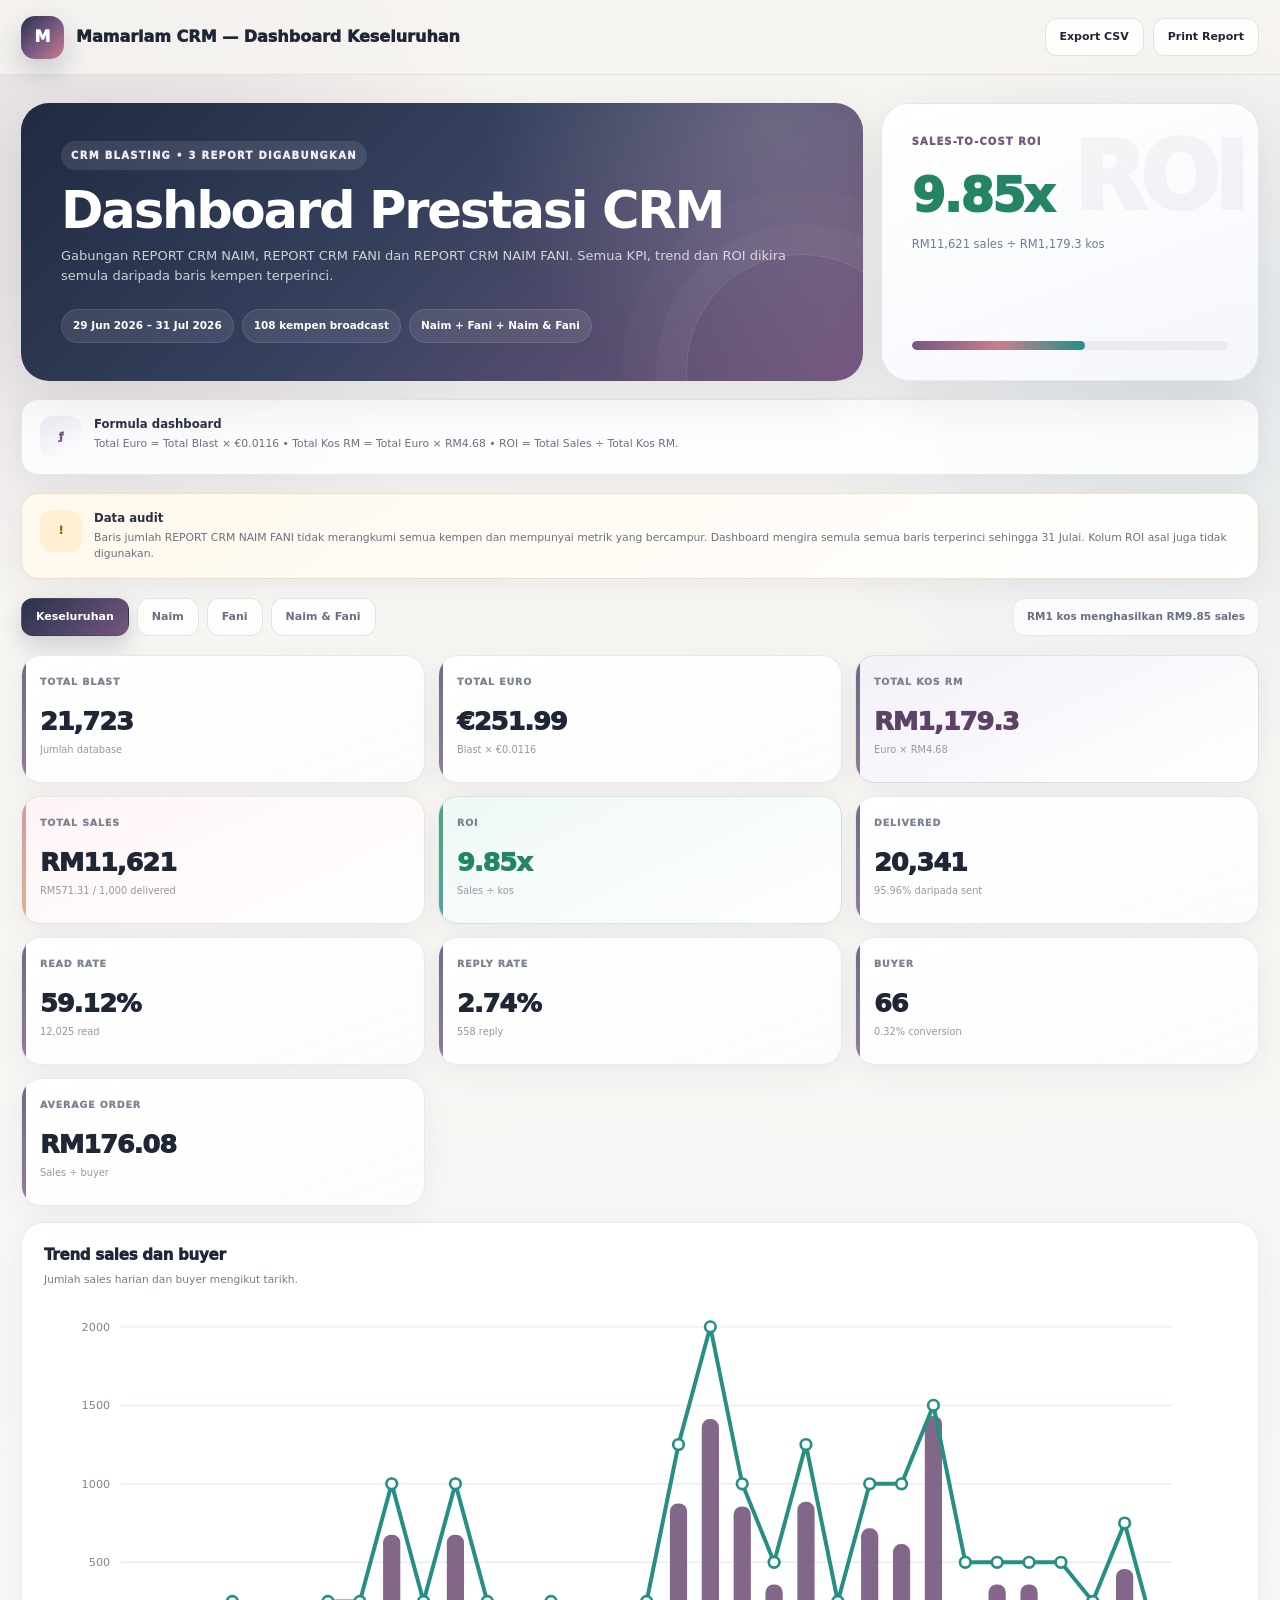
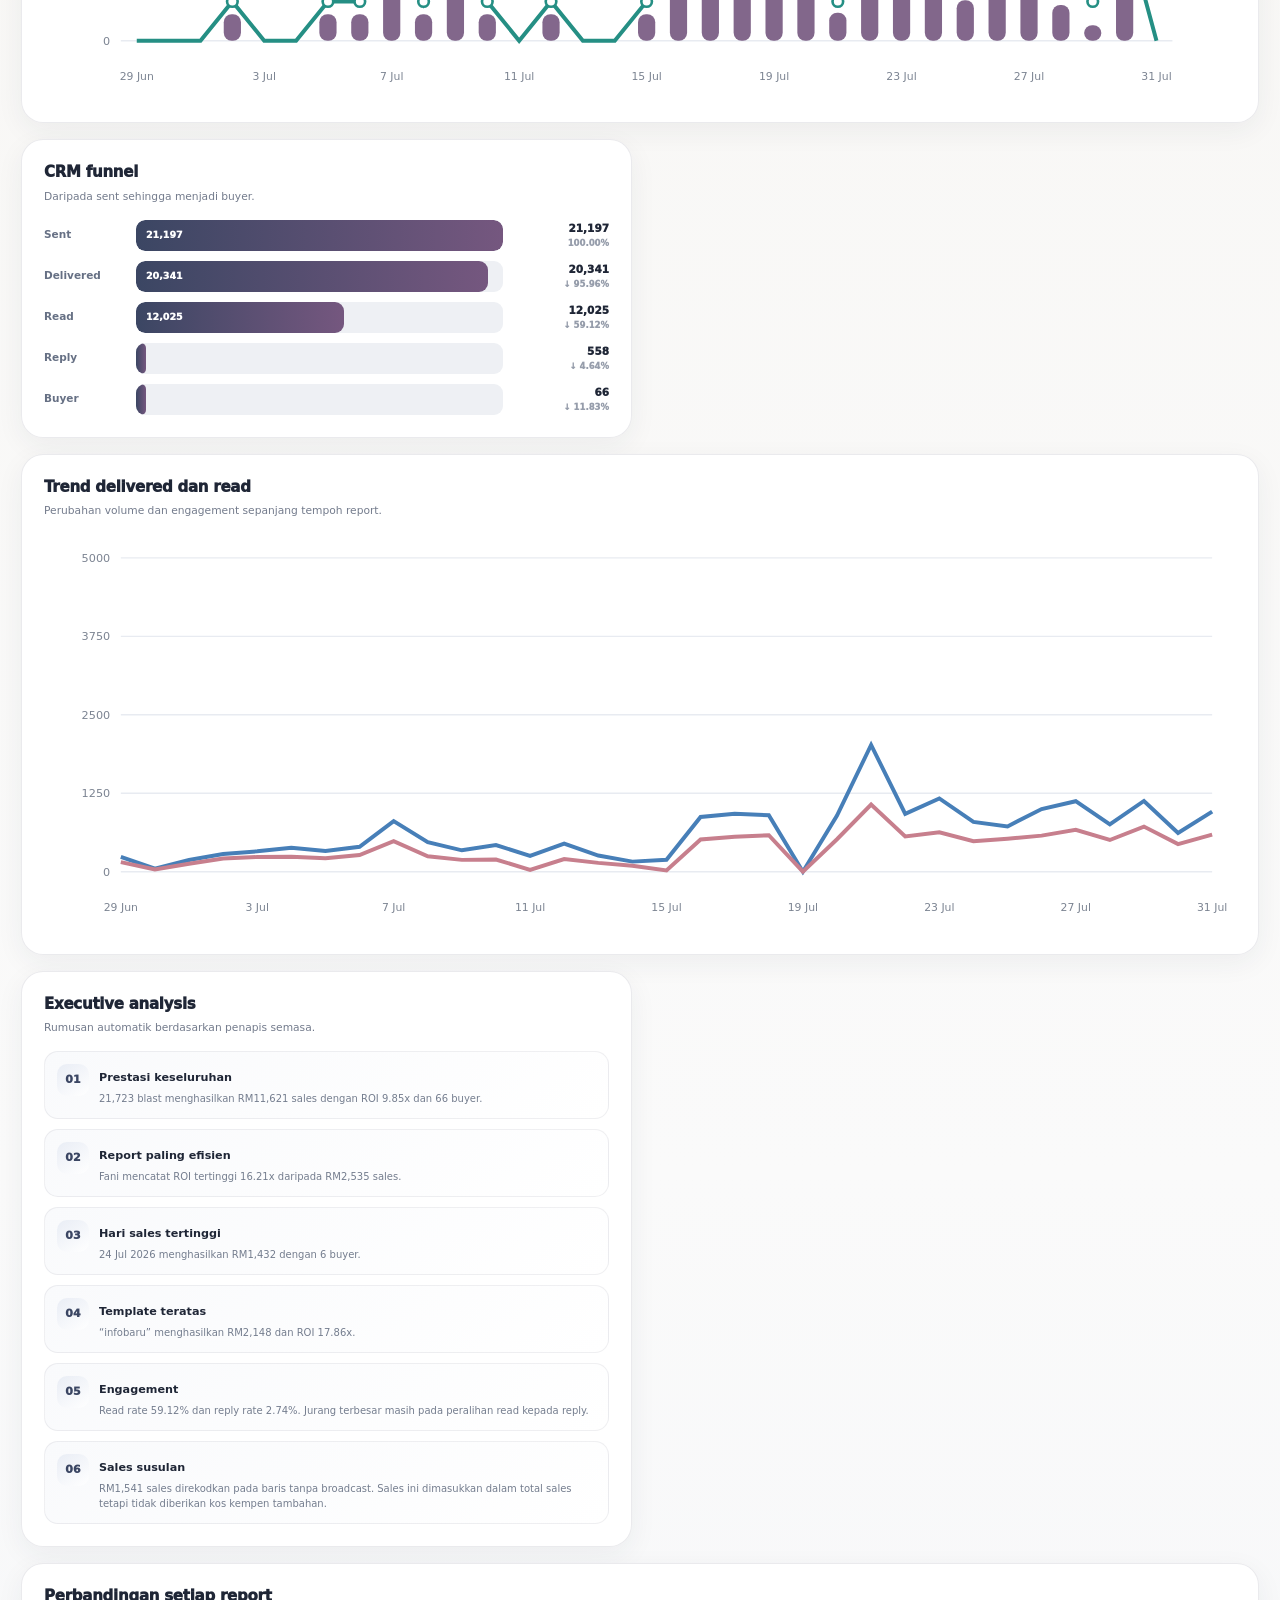
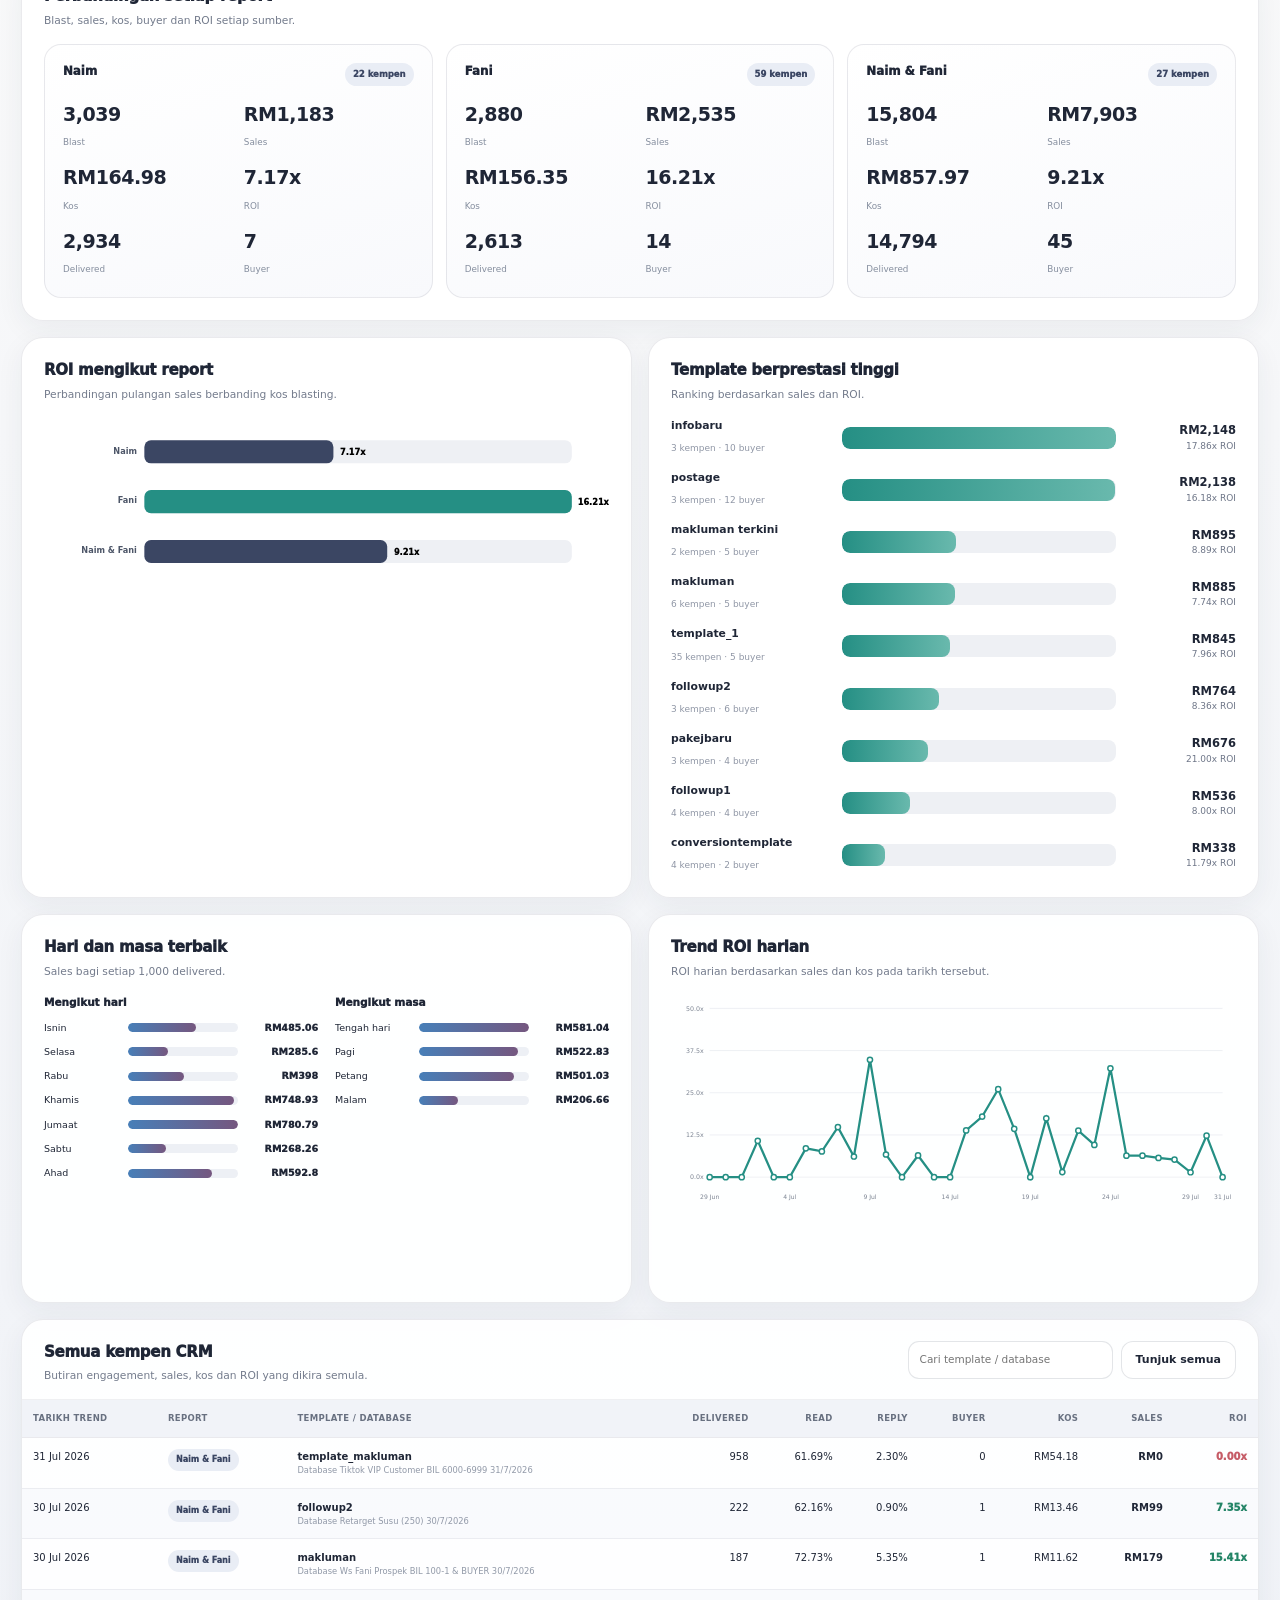
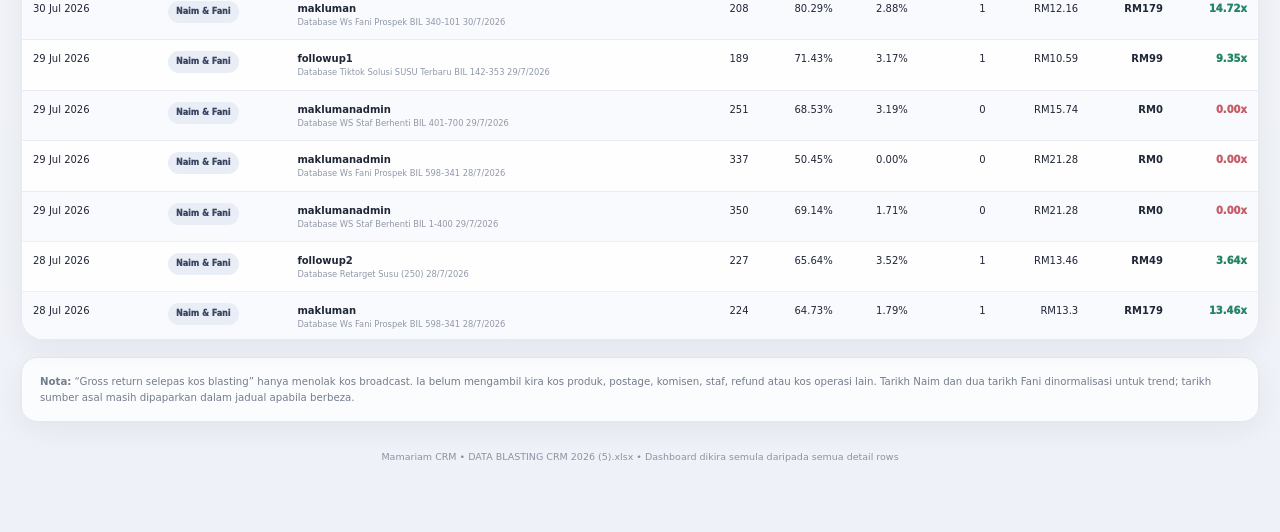
<file: reports/recap-keseluruhan.html>
<!doctype html>
<html lang="ms">
<head>
<meta charset="utf-8">
<meta name="viewport" content="width=device-width,initial-scale=1">
<meta name="theme-color" content="#28324b">
<title>Mamariam CRM — Dashboard Keseluruhan</title>
<style>
:root{
 --bg:#f6f4f0;--bg2:#eef1f7;--surface:#fff;--ink:#1f2636;--muted:#737b8c;
 --line:rgba(62,70,93,.11);--navy:#28324b;--navy2:#3b4663;--plum:#75577f;
 --rose:#c77f8d;--teal:#258f84;--green:#238466;--blue:#477fb8;--amber:#bd8535;
 --red:#c65c67;--shadow:0 18px 50px rgba(41,48,72,.09);--soft:0 8px 28px rgba(41,48,72,.06)
}
*{box-sizing:border-box}html{scroll-behavior:smooth}
body{
 margin:0;color:var(--ink);font-family:Inter,ui-sans-serif,system-ui,-apple-system,"Segoe UI",sans-serif;line-height:1.5;
 background:
  radial-gradient(circle at 8% 4%,rgba(117,87,127,.17),transparent 26rem),
  radial-gradient(circle at 92% 7%,rgba(71,127,184,.12),transparent 25rem),
  linear-gradient(180deg,var(--bg),#fafafa 52%,var(--bg2))
}
button,input{font:inherit}.top{position:sticky;top:0;z-index:30;background:rgba(246,244,240,.86);backdrop-filter:blur(18px);border-bottom:1px solid var(--line)}
.topin,.wrap{width:min(1500px,calc(100% - 42px));margin:auto}.topin{min-height:74px;display:flex;align-items:center;justify-content:space-between;gap:16px}
.brand{display:flex;align-items:center;gap:12px;font-weight:950}.mark{width:43px;height:43px;border-radius:14px;display:grid;place-items:center;color:#fff;background:linear-gradient(135deg,var(--navy),var(--plum),var(--rose));box-shadow:0 12px 28px rgba(40,50,75,.22)}
.actions{display:flex;gap:9px}.btn{border:1px solid rgba(62,70,93,.14);background:rgba(255,255,255,.82);color:var(--ink);padding:10px 14px;border-radius:12px;font-size:11px;font-weight:850;cursor:pointer;transition:.2s}.btn:hover{transform:translateY(-1px);background:#fff}
.wrap{padding:28px 0 68px}
.hero{display:grid;grid-template-columns:1.38fr .62fr;gap:18px}.hero-main,.hero-side{border-radius:28px;overflow:hidden;box-shadow:var(--shadow)}
.hero-main{position:relative;padding:38px 40px;color:#fff;background:radial-gradient(circle at 89% 8%,rgba(255,255,255,.16),transparent 18rem),linear-gradient(135deg,#202a41,#36415e 47%,#75577f)}
.hero-main:after{content:"";position:absolute;width:230px;height:230px;right:-55px;bottom:-105px;border-radius:50%;border:1px solid rgba(255,255,255,.13);box-shadow:0 0 0 30px rgba(255,255,255,.032),0 0 0 64px rgba(255,255,255,.021)}
.eyebrow{position:relative;z-index:1;display:inline-flex;padding:7px 10px;border-radius:999px;background:rgba(255,255,255,.10);font-size:10px;text-transform:uppercase;letter-spacing:.13em;font-weight:950;color:#f0eaf4}
h1{position:relative;z-index:1;margin:14px 0 10px;font-size:clamp(35px,4vw,58px);line-height:1.02;letter-spacing:-2.2px}.hero-copy{position:relative;z-index:1;max-width:850px;color:rgba(255,255,255,.76);font-size:13px}
.pills{position:relative;z-index:1;display:flex;gap:8px;flex-wrap:wrap;margin-top:24px}.pill{padding:8px 11px;border-radius:999px;background:rgba(255,255,255,.09);border:1px solid rgba(255,255,255,.10);font-size:10.5px;font-weight:850}
.hero-side{position:relative;padding:30px;background:linear-gradient(160deg,rgba(255,255,255,.99),rgba(245,247,252,.95));border:1px solid var(--line);display:flex;flex-direction:column;justify-content:space-between}
.hero-side:after{content:"ROI";position:absolute;right:16px;top:3px;font-size:94px;font-weight:950;letter-spacing:-6px;color:rgba(40,50,75,.045)}
.side-label{position:relative;z-index:1;font-size:10px;text-transform:uppercase;letter-spacing:.11em;color:var(--plum);font-weight:950}.side-value{position:relative;z-index:1;margin:10px 0 5px;font-size:48px;font-weight:950;letter-spacing:-1.6px;color:var(--green)}
.side-copy{position:relative;z-index:1;font-size:11.5px;color:var(--muted)}.progress{position:relative;z-index:1;height:9px;border-radius:999px;background:#e9ebf0;overflow:hidden}.progress span{display:block;height:100%;border-radius:999px;background:linear-gradient(90deg,var(--plum),var(--rose),var(--teal))}
.notice{display:grid;grid-template-columns:42px 1fr;gap:12px;padding:16px 18px;background:rgba(255,255,255,.82);border:1px solid var(--line);border-radius:17px;margin:18px 0;color:#687181;font-size:10.8px;box-shadow:var(--soft)}
.notice-icon{width:42px;height:42px;border-radius:13px;background:linear-gradient(145deg,#ece8f2,#fff);color:var(--plum);display:grid;place-items:center;font-weight:950}.notice strong{display:block;color:#293040;font-size:11.7px;margin-bottom:2px}
.warning{border-color:rgba(189,133,53,.24);background:linear-gradient(145deg,#fff8ec,#fff)}.warning .notice-icon{background:#fff0d4;color:#986821}
.controls{display:flex;justify-content:space-between;align-items:center;gap:14px;margin:19px 0}.filters{display:flex;gap:8px;flex-wrap:wrap}.filter{border:1px solid rgba(62,70,93,.14);background:rgba(255,255,255,.80);color:#687080;border-radius:12px;padding:10px 14px;font-size:11px;font-weight:850;cursor:pointer}.filter.active{background:linear-gradient(135deg,var(--navy),var(--plum));color:#fff;border-color:transparent;box-shadow:0 10px 22px rgba(40,50,75,.19)}
.formula{padding:10px 13px;border-radius:12px;background:rgba(255,255,255,.78);border:1px solid var(--line);font-size:10.5px;font-weight:850;color:#687080}
.kpis{display:grid;grid-template-columns:repeat(5,minmax(0,1fr));gap:13px}.kpi{position:relative;min-width:0;min-height:128px;padding:19px 18px;border-radius:20px;background:linear-gradient(160deg,rgba(255,255,255,.99),rgba(251,252,254,.94));border:1px solid var(--line);box-shadow:var(--soft);overflow:hidden}
.kpi:before{content:"";position:absolute;left:0;top:0;bottom:0;width:4px;background:linear-gradient(180deg,var(--navy2),var(--plum));opacity:.78}.kl{font-size:9.5px;text-transform:uppercase;letter-spacing:.09em;color:#7c8492;font-weight:950;white-space:nowrap}.kv{margin:12px 0 3px;font-size:clamp(23px,2vw,31px);font-weight:950;letter-spacing:-1px;white-space:nowrap}.kn{font-size:9.8px;color:#9298a4;white-space:nowrap;overflow:hidden;text-overflow:ellipsis}
.kpi.roi{background:linear-gradient(155deg,#eef8f4,#fff);border-color:rgba(35,132,102,.18)}.kpi.roi:before{background:linear-gradient(180deg,var(--green),var(--teal))}.kpi.roi .kv{color:var(--green)}
.kpi.cost{background:linear-gradient(155deg,#f4f0f8,#fff);border-color:rgba(117,87,127,.16)}.kpi.cost .kv{color:#5d4266}.kpi.sales{background:linear-gradient(155deg,#fff4f5,#fff)}.kpi.sales:before{background:linear-gradient(180deg,var(--rose),#d4a071)}
.grid{display:grid;grid-template-columns:repeat(12,1fr);gap:16px;margin-top:16px}.card{background:rgba(255,255,255,.92);border:1px solid var(--line);border-radius:22px;box-shadow:var(--soft);overflow:hidden}.s12{grid-column:span 12}.s8{grid-column:span 8}.s7{grid-column:span 7}.s6{grid-column:span 6}.s5{grid-column:span 5}.s4{grid-column:span 4}
.head{padding:21px 22px 0;display:flex;justify-content:space-between;align-items:flex-start;gap:14px}.title{margin:0;font-size:15px;font-weight:950;letter-spacing:-.25px}.sub{margin:5px 0 0;font-size:10.7px;color:var(--muted)}.body{padding:15px 22px 22px}.chart{min-height:285px}.chart svg{display:block;width:100%;height:auto}
.funnel{display:grid;gap:10px}.frow{display:grid;grid-template-columns:82px 1fr 96px;gap:10px;align-items:center}.flabel{font-size:10.5px;color:#667084;font-weight:850}.ftrack{height:31px;border-radius:9px;background:#eef0f4;overflow:hidden}.ffill{height:100%;border-radius:9px;background:linear-gradient(90deg,var(--navy2),var(--plum));color:#fff;display:flex;align-items:center;padding-left:10px;font-size:9.5px;font-weight:950;min-width:2px}.fvalue{text-align:right;font-size:10.5px;font-weight:950}.frate{display:block;color:#969dab;font-size:8.5px}
.analysis{display:grid;gap:10px}.aitem{display:grid;grid-template-columns:32px 1fr;gap:10px;padding:12px;border-radius:14px;background:linear-gradient(145deg,#f9fafc,#fff);border:1px solid rgba(62,70,93,.08)}.aicon{width:32px;height:32px;border-radius:10px;background:linear-gradient(145deg,#e9edf5,#fff);color:var(--navy2);display:grid;place-items:center;font-size:11px;font-weight:950}.aitem strong{font-size:11.2px}.aitem p{margin:3px 0 0;color:#747d8e;font-size:10px}
.source-grid{display:grid;grid-template-columns:repeat(3,1fr);gap:13px}.source-card{padding:18px;border:1px solid var(--line);border-radius:17px;background:linear-gradient(165deg,#fff,#f8f9fc)}.source-name{display:flex;justify-content:space-between;gap:10px;font-size:11.8px;font-weight:950;margin-bottom:14px}.badge{padding:5px 8px;border-radius:999px;background:#e9edf5;color:var(--navy2);font-size:8.5px}.metrics{display:grid;grid-template-columns:1fr 1fr;gap:11px}.metrics strong{display:block;font-size:19px;letter-spacing:-.45px}.metrics span{font-size:8.8px;color:#858e9e}
.rank{display:grid;gap:12px}.rrow{display:grid;grid-template-columns:minmax(120px,1.1fr) minmax(130px,1.9fr) 108px;gap:12px;align-items:center}.rname{min-width:0}.rname strong{display:block;font-size:10.8px;white-space:nowrap;overflow:hidden;text-overflow:ellipsis}.rname span{font-size:9px;color:#9097a6}.rtrack{height:22px;border-radius:8px;background:#eef0f4;overflow:hidden}.rfill{height:100%;border-radius:8px;background:linear-gradient(90deg,var(--teal),#69b9ad)}.rstat{text-align:right;font-size:9px;color:#6d7587}.rstat strong{display:block;font-size:11.5px;color:var(--ink)}
.performance{display:grid;grid-template-columns:1fr 1fr;gap:17px}.perf-title{font-size:10.5px;font-weight:950;margin-bottom:10px}.plist{display:grid;gap:10px}.prow{display:grid;grid-template-columns:76px 1fr 72px;gap:8px;align-items:center;font-size:9.5px}.ptrack{height:9px;border-radius:999px;background:#edf0f5;overflow:hidden}.pfill{height:100%;border-radius:999px;background:linear-gradient(90deg,var(--blue),var(--plum))}.pval{text-align:right;font-weight:950}
.table-tools{display:flex;gap:8px}.search{border:1px solid rgba(62,70,93,.14);background:#fff;border-radius:11px;padding:9px 11px;font-size:10.5px;width:205px;outline:none}.table-wrap{overflow:auto;max-height:540px;border-top:1px solid rgba(62,70,93,.08)}table{width:100%;border-collapse:collapse;font-size:10px}thead th{position:sticky;top:0;z-index:2;background:#f1f3f8;color:#687080;text-align:left;padding:12px 11px;border-bottom:1px solid var(--line);text-transform:uppercase;letter-spacing:.04em;font-size:8.5px;white-space:nowrap}tbody td{padding:11px;border-bottom:1px solid rgba(62,70,93,.075);vertical-align:top}tbody tr:nth-child(even){background:rgba(246,248,252,.55)}tbody tr:hover{background:#edf1f8}.right{text-align:right;white-space:nowrap}.database{max-width:260px}.database strong,.database small{display:block;white-space:nowrap;overflow:hidden;text-overflow:ellipsis}.database small{color:#9098a7}.tag{display:inline-flex;padding:5px 8px;border-radius:999px;background:#e9edf5;color:var(--navy2);font-size:8px;font-weight:950}.good{color:var(--green);font-weight:950}.warn{color:var(--amber);font-weight:950}.bad{color:var(--red);font-weight:950}.note{margin-top:17px;padding:16px 18px;border-radius:16px;border:1px solid var(--line);background:rgba(255,255,255,.76);color:#737c8d;font-size:10.2px;box-shadow:var(--soft)}.footer{text-align:center;color:#8b93a2;font-size:9.5px;padding-top:28px}
@media(max-width:1300px){.kpis{grid-template-columns:repeat(3,1fr)}.s8,.s7{grid-column:span 12}.s6,.s5,.s4{grid-column:span 6}}
@media(max-width:900px){.hero{grid-template-columns:1fr}.source-grid{grid-template-columns:1fr}.s6,.s5,.s4{grid-column:span 12}.controls{flex-direction:column;align-items:flex-start}.performance{grid-template-columns:1fr}}
@media(max-width:650px){.topin,.wrap{width:min(100% - 20px,1500px)}.brand-text{display:none}.actions .btn:first-child{display:none}.hero-main,.hero-side{padding:23px;border-radius:20px}h1{font-size:34px}.kpis{grid-template-columns:repeat(2,1fr)}.kpi{min-height:116px;padding:16px}.kv{font-size:22px}.chart{min-height:230px}.frow{grid-template-columns:64px 1fr 74px}.rrow{grid-template-columns:92px 1fr 75px}.search{width:135px}}
@media print{.top,.controls,.table-tools{display:none}.wrap{width:100%;padding:0}.card,.hero-main,.hero-side,.kpi,.notice,.note{box-shadow:none}.table-wrap{max-height:none;overflow:visible}}
</style>
</head>
<body>
<div class="top"><div class="topin">
 <div class="brand"><span class="mark">M</span><span class="brand-text">Mamariam CRM — Dashboard Keseluruhan</span></div>
 <div class="actions"><button class="btn" id="exportBtn">Export CSV</button><button class="btn" onclick="window.print()">Print Report</button></div>
</div></div>

<div class="wrap">
<section class="hero">
 <div class="hero-main">
  <div class="eyebrow">CRM BLASTING • 3 REPORT DIGABUNGKAN</div>
  <h1>Dashboard Prestasi CRM</h1>
  <div class="hero-copy">Gabungan REPORT CRM NAIM, REPORT CRM FANI dan REPORT CRM NAIM FANI. Semua KPI, trend dan ROI dikira semula daripada baris kempen terperinci.</div>
  <div class="pills"><span class="pill" id="periodPill">—</span><span class="pill" id="campaignPill">—</span><span class="pill">Naim + Fani + Naim & Fani</span></div>
 </div>
 <div class="hero-side">
  <div><div class="side-label">Sales-to-cost ROI</div><div class="side-value" id="heroRoi">—</div><div class="side-copy" id="heroCopy">—</div></div>
  <div class="progress"><span id="roiBar"></span></div>
 </div>
</section>

<div class="notice">
 <div class="notice-icon">ƒ</div>
 <div><strong>Formula dashboard</strong>Total Euro = Total Blast × €0.0116 • Total Kos RM = Total Euro × RM4.68 • ROI = Total Sales ÷ Total Kos RM.</div>
</div>

<div class="notice warning">
 <div class="notice-icon">!</div>
 <div><strong>Data audit</strong>Baris jumlah REPORT CRM NAIM FANI tidak merangkumi semua kempen dan mempunyai metrik yang bercampur. Dashboard mengira semula semua baris terperinci sehingga 31 Julai. Kolum ROI asal juga tidak digunakan.</div>
</div>

<div class="controls">
 <div class="filters">
  <button class="filter active" data-source="All">Keseluruhan</button>
  <button class="filter" data-source="Naim">Naim</button>
  <button class="filter" data-source="Fani">Fani</button>
  <button class="filter" data-source="Naim & Fani">Naim & Fani</button>
 </div>
 <div class="formula">RM1 kos menghasilkan <span id="returnPerRm">—</span> sales</div>
</div>

<section class="kpis">
 <div class="kpi"><div class="kl">Total blast</div><div class="kv" id="kBlast">—</div><div class="kn">Jumlah database</div></div>
 <div class="kpi"><div class="kl">Total Euro</div><div class="kv" id="kEuro">—</div><div class="kn">Blast × €0.0116</div></div>
 <div class="kpi cost"><div class="kl">Total kos RM</div><div class="kv" id="kCost">—</div><div class="kn">Euro × RM4.68</div></div>
 <div class="kpi sales"><div class="kl">Total sales</div><div class="kv" id="kSales">—</div><div class="kn" id="salesNote">—</div></div>
 <div class="kpi roi"><div class="kl">ROI</div><div class="kv" id="kRoi">—</div><div class="kn">Sales ÷ kos</div></div>
 <div class="kpi"><div class="kl">Delivered</div><div class="kv" id="kDelivered">—</div><div class="kn" id="deliveryNote">—</div></div>
 <div class="kpi"><div class="kl">Read rate</div><div class="kv" id="kReadRate">—</div><div class="kn" id="readNote">—</div></div>
 <div class="kpi"><div class="kl">Reply rate</div><div class="kv" id="kReplyRate">—</div><div class="kn" id="replyNote">—</div></div>
 <div class="kpi"><div class="kl">Buyer</div><div class="kv" id="kBuyer">—</div><div class="kn" id="buyerNote">—</div></div>
 <div class="kpi"><div class="kl">Average order</div><div class="kv" id="kAov">—</div><div class="kn">Sales ÷ buyer</div></div>
</section>

<section class="grid">
 <article class="card s7"><div class="head"><div><h2 class="title">Trend sales dan buyer</h2><p class="sub">Jumlah sales harian dan buyer mengikut tarikh.</p></div></div><div class="body"><div class="chart" id="salesChart"></div></div></article>
 <article class="card s5"><div class="head"><div><h2 class="title">CRM funnel</h2><p class="sub">Daripada sent sehingga menjadi buyer.</p></div></div><div class="body"><div class="funnel" id="funnel"></div></div></article>
 <article class="card s8"><div class="head"><div><h2 class="title">Trend delivered dan read</h2><p class="sub">Perubahan volume dan engagement sepanjang tempoh report.</p></div></div><div class="body"><div class="chart" id="engagementChart"></div></div></article>
 <article class="card s4"><div class="head"><div><h2 class="title">Executive analysis</h2><p class="sub">Rumusan automatik berdasarkan penapis semasa.</p></div></div><div class="body"><div class="analysis" id="analysis"></div></div></article>
 <article class="card s12"><div class="head"><div><h2 class="title">Perbandingan setiap report</h2><p class="sub">Blast, sales, kos, buyer dan ROI setiap sumber.</p></div></div><div class="body"><div class="source-grid" id="sourceGrid"></div></div></article>
 <article class="card s6"><div class="head"><div><h2 class="title">ROI mengikut report</h2><p class="sub">Perbandingan pulangan sales berbanding kos blasting.</p></div></div><div class="body"><div class="chart" id="sourceRoiChart"></div></div></article>
 <article class="card s6"><div class="head"><div><h2 class="title">Template berprestasi tinggi</h2><p class="sub">Ranking berdasarkan sales dan ROI.</p></div></div><div class="body"><div class="rank" id="templateRanking"></div></div></article>
 <article class="card s6"><div class="head"><div><h2 class="title">Hari dan masa terbaik</h2><p class="sub">Sales bagi setiap 1,000 delivered.</p></div></div><div class="body"><div class="performance"><div><div class="perf-title">Mengikut hari</div><div class="plist" id="dayPerf"></div></div><div><div class="perf-title">Mengikut masa</div><div class="plist" id="timePerf"></div></div></div></div></article>
 <article class="card s6"><div class="head"><div><h2 class="title">Trend ROI harian</h2><p class="sub">ROI harian berdasarkan sales dan kos pada tarikh tersebut.</p></div></div><div class="body"><div class="chart" id="dailyRoiChart"></div></div></article>
 <article class="card s12"><div class="head"><div><h2 class="title">Semua kempen CRM</h2><p class="sub">Butiran engagement, sales, kos dan ROI yang dikira semula.</p></div><div class="table-tools"><input class="search" id="search" placeholder="Cari template / database"><button class="btn" id="toggleRows">Tunjuk semua</button></div></div><div class="body" style="padding-left:0;padding-right:0;padding-bottom:0"><div class="table-wrap"><table><thead><tr><th>Tarikh trend</th><th>Report</th><th>Template / database</th><th class="right">Delivered</th><th class="right">Read</th><th class="right">Reply</th><th class="right">Buyer</th><th class="right">Kos</th><th class="right">Sales</th><th class="right">ROI</th></tr></thead><tbody id="campaignTable"></tbody></table></div></div></article>
</section>

<div class="note"><strong>Nota:</strong> “Gross return selepas kos blasting” hanya menolak kos broadcast. Ia belum mengambil kira kos produk, postage, komisen, staf, refund atau kos operasi lain. Tarikh Naim dan dua tarikh Fani dinormalisasi untuk trend; tarikh sumber asal masih dipaparkan dalam jadual apabila berbeza.</div>
<div class="footer">Mamariam CRM • DATA BLASTING CRM 2026 (5).xlsx • Dashboard dikira semula daripada semua detail rows</div>
</div>

<script>
const ROWS=[{"source":"Fani","sheet":"REPORT CRM FANI","row_no":2,"date":"2026-06-29","raw_date":"29/06/2026","time":"4.20PM","day":"Isnin","account":"Mamariam Sdn Bhd 3 (60148769013)","template":"template_1","template_raw":"template_1","database":"DATABASE 28/6/2026","blast":247,"euro":2.8651999999999997,"cost":13.409135999999998,"sent":239,"delivered":237,"read":153,"reply":0,"buyer":0,"sales":0.0,"roi":0.0,"is_broadcast":true,"minutes":980,"slot":"Petang","audit_note":""},{"source":"Fani","sheet":"REPORT CRM FANI","row_no":3,"date":"2026-06-30","raw_date":"30/06/2026","time":"7.31PM","day":"Selasa","account":"Mamariam Sdn Bhd 3 (60148769013)","template":"template_1","template_raw":"template_1","database":"DATABASE TT HQ JAN ( BIL 1 - BIL 55)","blast":53,"euro":0.6148,"cost":2.877264,"sent":51,"delivered":50,"read":35,"reply":0,"buyer":0,"sales":0.0,"roi":0.0,"is_broadcast":true,"minutes":1171,"slot":"Malam","audit_note":""},{"source":"Naim","sheet":"REPORT CRM NAIM","row_no":3,"date":"2026-07-01","raw_date":"07/01/2026","time":"1.52PM","day":"Rabu","account":"MAMARIAM SDN BHD 8 (01111920523)","template":"conversiontemplate","template_raw":"conversiontemplate","database":"Database Tiktok Hq 8-11 Apr 2026","blast":107,"euro":1.2411999999999999,"cost":5.808815999999999,"sent":104,"delivered":100,"read":75,"reply":18,"buyer":0,"sales":0.0,"roi":0.0,"is_broadcast":true,"minutes":832,"slot":"Tengah hari","audit_note":"Tarikh dinormalisasi kepada Julai 2026 berdasarkan turutan hari."},{"source":"Fani","sheet":"REPORT CRM FANI","row_no":4,"date":"2026-07-01","raw_date":"01/07/2026","time":"5.07PM","day":"Rabu","account":"Mamariam Sdn Bhd 3 (60148769013)","template":"template_1","template_raw":"template_1","database":"DATABASE TT HQ JAN ( BIL 57 - BIL 110)","blast":54,"euro":0.6264,"cost":2.9315519999999995,"sent":52,"delivered":50,"read":27,"reply":2,"buyer":0,"sales":0.0,"roi":0.0,"is_broadcast":true,"minutes":1027,"slot":"Petang","audit_note":""},{"source":"Fani","sheet":"REPORT CRM FANI","row_no":5,"date":"2026-07-01","raw_date":"01/07/2026","time":"5.38PM","day":"Rabu","account":"Mamariam Sdn Bhd 3 (60148769013)","template":"template_1","template_raw":"template_1","database":"DATABASE TT HQ JAN ( BIL 112 - BIL 150)","blast":39,"euro":0.45239999999999997,"cost":2.1172319999999996,"sent":38,"delivered":37,"read":24,"reply":0,"buyer":0,"sales":0.0,"roi":0.0,"is_broadcast":true,"minutes":1058,"slot":"Petang","audit_note":""},{"source":"Naim","sheet":"REPORT CRM NAIM","row_no":4,"date":"2026-07-02","raw_date":"07/02/2026","time":"2.46PM","day":"Khamis","account":"MAMARIAM SDN BHD 8 (01111920523)","template":"conversiontemplate","template_raw":"conversiontemplate","database":"Database Tiktok Hq 12- 14 Apr 2026","blast":145,"euro":1.682,"cost":7.871759999999999,"sent":143,"delivered":142,"read":107,"reply":24,"buyer":1,"sales":169.0,"roi":21.46915048223015,"is_broadcast":true,"minutes":886,"slot":"Tengah hari","audit_note":"Tarikh dinormalisasi kepada Julai 2026 berdasarkan turutan hari."},{"source":"Naim","sheet":"REPORT CRM NAIM","row_no":5,"date":"2026-07-02","raw_date":"","time":"7.32PM","day":"Khamis","account":"MAMARIAM OFFICIAL (01111920587)","template":"custappreciation","template_raw":"custappreciation","database":"Database Tiktok Hq 15- 17 Apr 2026","blast":144,"euro":1.6703999999999999,"cost":7.817471999999999,"sent":139,"delivered":139,"read":102,"reply":25,"buyer":0,"sales":0.0,"roi":0.0,"is_broadcast":true,"minutes":1172,"slot":"Malam","audit_note":"Tarikh dinormalisasi kepada Julai 2026 berdasarkan turutan hari."},{"source":"Naim","sheet":"REPORT CRM NAIM","row_no":6,"date":"2026-07-03","raw_date":"07/03/2026","time":"3.03PM","day":"Jumaat","account":"MAMARIAM OFFICIAL (01111920587)","template":"pakejbaru","template_raw":"pakejbaru","database":"Database Tiktok Hq 18- 20 Apr 2026","blast":129,"euro":1.4964,"cost":7.003151999999999,"sent":128,"delivered":126,"read":84,"reply":10,"buyer":0,"sales":0.0,"roi":0.0,"is_broadcast":true,"minutes":903,"slot":"Petang","audit_note":"Tarikh dinormalisasi kepada Julai 2026 berdasarkan turutan hari."},{"source":"Naim","sheet":"REPORT CRM NAIM","row_no":7,"date":"2026-07-03","raw_date":"","time":"8.02PM","day":"Jumaat","account":"MAMARIAM OFFICIAL (01111920587)","template":"pilihankhas","template_raw":"pilihankhas","database":"Database Tiktok Hq 21- 25 Apr 2026","blast":207,"euro":2.4012,"cost":11.237616,"sent":201,"delivered":199,"read":151,"reply":31,"buyer":0,"sales":0.0,"roi":0.0,"is_broadcast":true,"minutes":1202,"slot":"Malam","audit_note":"Tarikh dinormalisasi kepada Julai 2026 berdasarkan turutan hari."},{"source":"Fani","sheet":"REPORT CRM FANI","row_no":6,"date":"2026-07-04","raw_date":"04/07/2026","time":"12.18PM","day":"Sabtu","account":"Mamariam Sdn Bhd 3 (60148769013)","template":"template_1","template_raw":"template_1","database":"DATABASE TT HQ JAN ( BIL 152 - BIL 197)","blast":51,"euro":0.5915999999999999,"cost":2.7686879999999996,"sent":50,"delivered":48,"read":28,"reply":0,"buyer":0,"sales":0.0,"roi":0.0,"is_broadcast":true,"minutes":738,"slot":"Tengah hari","audit_note":""},{"source":"Fani","sheet":"REPORT CRM FANI","row_no":7,"date":"2026-07-04","raw_date":"04/07/2026","time":"12.34PM","day":"Sabtu","account":"Mamariam Sdn Bhd 3 (60148769013)","template":"template_1","template_raw":"template_1","database":"DATABASE TT HQ JAN ( BIL 199 - BIL 249)","blast":51,"euro":0.5915999999999999,"cost":2.7686879999999996,"sent":50,"delivered":49,"read":30,"reply":2,"buyer":0,"sales":0.0,"roi":0.0,"is_broadcast":true,"minutes":754,"slot":"Tengah hari","audit_note":""},{"source":"Fani","sheet":"REPORT CRM FANI","row_no":8,"date":"2026-07-04","raw_date":"04/07/2026","time":"1.01PM","day":"Sabtu","account":"Mamariam Sdn Bhd 3 (60148769013)","template":"template_1","template_raw":"template_1","database":"DATABASE TT HQ JAN ( BIL 152 - BIL 197)","blast":46,"euro":0.5336,"cost":2.4972479999999995,"sent":45,"delivered":45,"read":21,"reply":0,"buyer":0,"sales":0.0,"roi":0.0,"is_broadcast":true,"minutes":781,"slot":"Tengah hari","audit_note":""},{"source":"Fani","sheet":"REPORT CRM FANI","row_no":9,"date":"2026-07-04","raw_date":"04/07/2026","time":"1.12PM","day":"Sabtu","account":"Mamariam Sdn Bhd 3 (60148769013)","template":"template_1","template_raw":"template_1","database":"DATABASE TT HQ JAN ( BIL 251 - BIL 307)","blast":57,"euro":0.6612,"cost":3.094416,"sent":57,"delivered":56,"read":34,"reply":0,"buyer":0,"sales":0.0,"roi":0.0,"is_broadcast":true,"minutes":792,"slot":"Tengah hari","audit_note":""},{"source":"Naim","sheet":"REPORT CRM NAIM","row_no":8,"date":"2026-07-04","raw_date":"07/04/2026","time":"3.45PM","day":"Sabtu","account":"MAMARIAM SDN BHD 8 (01111920523)","template":"followup","template_raw":"followup","database":"Database Tiktok Hq 26-28 Apr 2026","blast":191,"euro":2.2156,"cost":10.369008,"sent":185,"delivered":185,"read":125,"reply":25,"buyer":0,"sales":0.0,"roi":0.0,"is_broadcast":true,"minutes":945,"slot":"Petang","audit_note":"Tarikh dinormalisasi kepada Julai 2026 berdasarkan turutan hari."},{"source":"Fani","sheet":"REPORT CRM FANI","row_no":10,"date":"2026-07-05","raw_date":"05/07/2026","time":"11.33AM","day":"Ahad","account":"Mamariam Sdn Bhd 3 (60148769013)","template":"template_1","template_raw":"template_1","database":"DATABASE TT HQ JAN ( BIL 309 - BIL 363)","blast":54,"euro":0.6264,"cost":2.9315519999999995,"sent":54,"delivered":53,"read":33,"reply":0,"buyer":0,"sales":0.0,"roi":0.0,"is_broadcast":true,"minutes":693,"slot":"Pagi","audit_note":""},{"source":"Fani","sheet":"REPORT CRM FANI","row_no":12,"date":"2026-07-05","raw_date":"05/07/2026","time":"12.19PM","day":"Ahad","account":"Mamariam Sdn Bhd 3 (60148769013)","template":"template_1","template_raw":"template_1","database":"DATABASE TT HQ JAN ( BIL 400 - BIL 455)","blast":33,"euro":0.3828,"cost":1.7915039999999998,"sent":33,"delivered":33,"read":22,"reply":0,"buyer":0,"sales":0.0,"roi":0.0,"is_broadcast":true,"minutes":739,"slot":"Tengah hari","audit_note":""},{"source":"Fani","sheet":"REPORT CRM FANI","row_no":11,"date":"2026-07-05","raw_date":"05/07/2026","time":"1.02PM","day":"Ahad","account":"Mamariam Sdn Bhd 3 (60148769013)","template":"template_1","template_raw":"template_1","database":"DATABASE TT HQ JAN ( BIL 365 - BIL 398)","blast":55,"euro":0.6379999999999999,"cost":2.985839999999999,"sent":51,"delivered":51,"read":31,"reply":0,"buyer":0,"sales":0.0,"roi":0.0,"is_broadcast":true,"minutes":782,"slot":"Tengah hari","audit_note":""},{"source":"Naim","sheet":"REPORT CRM NAIM","row_no":9,"date":"2026-07-05","raw_date":"07/05/2026","time":"2.37PM","day":"Ahad","account":"MAMARIAM OFFICIAL (01111920587)","template":"perhatian","template_raw":"perhatian","database":"Database Tiktok Hq 29-30 Apr 2026","blast":134,"euro":1.5543999999999998,"cost":7.274591999999998,"sent":131,"delivered":131,"read":98,"reply":18,"buyer":1,"sales":169.0,"roi":23.231543432263972,"is_broadcast":true,"minutes":877,"slot":"Tengah hari","audit_note":"Tarikh dinormalisasi kepada Julai 2026 berdasarkan turutan hari."},{"source":"Fani","sheet":"REPORT CRM FANI","row_no":13,"date":"2026-07-05","raw_date":"05/07/2026","time":"3.02PM","day":"Ahad","account":"Mamariam Sdn Bhd 3 (60148769013)","template":"template_1","template_raw":"template_1","database":"DATABASE TT HQ JAN ( BIL 457 - BIL 500)","blast":44,"euro":0.5104,"cost":2.3886719999999997,"sent":41,"delivered":41,"read":26,"reply":0,"buyer":0,"sales":0.0,"roi":0.0,"is_broadcast":true,"minutes":902,"slot":"Petang","audit_note":""},{"source":"Fani","sheet":"REPORT CRM FANI","row_no":14,"date":"2026-07-05","raw_date":"05/07/2026","time":"3.35PM","day":"Ahad","account":"Mamariam Sdn Bhd 3 (60148769013)","template":"template_1","template_raw":"template_1","database":"DATABASE TT HQ JAN ( BIL 501 - BIL 545)","blast":45,"euro":0.522,"cost":2.44296,"sent":41,"delivered":23,"read":4,"reply":0,"buyer":0,"sales":0.0,"roi":0.0,"is_broadcast":true,"minutes":935,"slot":"Petang","audit_note":""},{"source":"Naim","sheet":"REPORT CRM NAIM","row_no":10,"date":"2026-07-06","raw_date":"07/06/2026","time":"12.56PM","day":"Isnin","account":"MAMARIAM SDN BHD 8 (01111920523)","template":"conversiontemplate","template_raw":"conversiontemplate","database":"Database Tiktok Hq 1-2 Feb 2026","blast":135,"euro":1.5659999999999998,"cost":7.328879999999999,"sent":132,"delivered":130,"read":95,"reply":11,"buyer":1,"sales":169.0,"roi":23.059457925358313,"is_broadcast":true,"minutes":776,"slot":"Tengah hari","audit_note":"Tarikh dinormalisasi kepada Julai 2026 berdasarkan turutan hari."},{"source":"Fani","sheet":"REPORT CRM FANI","row_no":15,"date":"2026-07-06","raw_date":"06/07/2026","time":"4.00PM","day":"Isnin","account":"Fathiah Biz (6014-2881728)","template":"template_5julai2026_test_1","template_raw":"template_5julai2026_test_1","database":"TESTING 9 NO","blast":9,"euro":0.10439999999999999,"cost":0.4885919999999999,"sent":9,"delivered":9,"read":6,"reply":0,"buyer":0,"sales":0.0,"roi":0.0,"is_broadcast":true,"minutes":960,"slot":"Petang","audit_note":""},{"source":"Fani","sheet":"REPORT CRM FANI","row_no":16,"date":"2026-07-06","raw_date":"06/07/2026","time":"4.29PM","day":"Isnin","account":"Fathiah Biz (6014-2881728)","template":"template_5julai2026_test_1","template_raw":"template_5julai2026_test_1","database":"DATABASE TT HQ JANUARI (BIL 548 - BIL 600)","blast":53,"euro":0.6148,"cost":2.877264,"sent":52,"delivered":52,"read":36,"reply":0,"buyer":0,"sales":0.0,"roi":0.0,"is_broadcast":true,"minutes":989,"slot":"Petang","audit_note":""},{"source":"Fani","sheet":"REPORT CRM FANI","row_no":17,"date":"2026-07-06","raw_date":"06/07/2026","time":"4.39PM","day":"Isnin","account":"Fathiah Biz (6014-2881728)","template":"template_5julai2026_test_1","template_raw":"template_5julai2026_test_1","database":"DATABASE TT HQ JANUARI (BIL 601 - BIL 638)","blast":38,"euro":0.44079999999999997,"cost":2.062944,"sent":38,"delivered":37,"read":27,"reply":0,"buyer":0,"sales":0.0,"roi":0.0,"is_broadcast":true,"minutes":999,"slot":"Petang","audit_note":""},{"source":"Fani","sheet":"REPORT CRM FANI","row_no":18,"date":"2026-07-06","raw_date":"06/07/2026","time":"4.47PM","day":"Isnin","account":"Fathiah Biz (6014-2881728)","template":"template_5julai2026_test_1","template_raw":"template_5julai2026_test_1","database":"TESTING 10","blast":10,"euro":0.11599999999999999,"cost":0.5428799999999999,"sent":10,"delivered":10,"read":8,"reply":0,"buyer":0,"sales":0.0,"roi":0.0,"is_broadcast":true,"minutes":1007,"slot":"Petang","audit_note":""},{"source":"Fani","sheet":"REPORT CRM FANI","row_no":19,"date":"2026-07-06","raw_date":"06/07/2026","time":"5.14PM","day":"Isnin","account":"Fathiah Biz (6014-2881728)","template":"template_5julai2026_test_1","template_raw":"template_5julai2026_test_1","database":"DATABASE TT HQ JANUARI (BIL 659 - BIL 674)","blast":16,"euro":0.1856,"cost":0.8686079999999999,"sent":16,"delivered":16,"read":11,"reply":0,"buyer":0,"sales":0.0,"roi":0.0,"is_broadcast":true,"minutes":1034,"slot":"Petang","audit_note":""},{"source":"Fani","sheet":"REPORT CRM FANI","row_no":20,"date":"2026-07-06","raw_date":"06/07/2026","time":"6.59PM","day":"Isnin","account":"Fathiah Biz (6014-2881728)","template":"template_1","template_raw":"template_1","database":"DATABASE TT HQ MAC (BIL 3072 - BIL 3145)","blast":74,"euro":0.8583999999999999,"cost":4.0173119999999995,"sent":74,"delivered":74,"read":44,"reply":0,"buyer":0,"sales":0.0,"roi":0.0,"is_broadcast":true,"minutes":1139,"slot":"Malam","audit_note":""},{"source":"Fani","sheet":"REPORT CRM FANI","row_no":21,"date":"2026-07-06","raw_date":"06/07/2026","time":"7.11PM","day":"Isnin","account":"Fathiah Biz (6014-2881728)","template":"template_1","template_raw":"template_1","database":"DATABASE TT HQ MAC (BIL 3147 - BIL 3219)","blast":73,"euro":0.8468,"cost":3.963024,"sent":70,"delivered":70,"read":38,"reply":0,"buyer":0,"sales":0.0,"roi":0.0,"is_broadcast":true,"minutes":1151,"slot":"Malam","audit_note":""},{"source":"Naim","sheet":"REPORT CRM NAIM","row_no":12,"date":"2026-07-07","raw_date":"","time":"1.42PM","day":"Selasa","account":"MAMARIAM SDN BHD 8 (01111920523)","template":"pakejbaru","template_raw":"pakejbaru","database":"Database Tiktok Hq 8-11Feb 2026","blast":281,"euro":3.2596,"cost":15.254927999999998,"sent":274,"delivered":270,"read":152,"reply":17,"buyer":2,"sales":338.0,"roi":22.15677451902756,"is_broadcast":true,"minutes":822,"slot":"Tengah hari","audit_note":"Tarikh dinormalisasi kepada Julai 2026 berdasarkan turutan hari."},{"source":"Fani","sheet":"REPORT CRM FANI","row_no":22,"date":"2026-07-07","raw_date":"07/07/2026","time":"1.46PM","day":"Selasa","account":"Mamariam Sdn Bhd 3 (60148769013)","template":"template_1","template_raw":"template_1","database":"DATABASE TT HQ MAC (BIL 3221 - BIL 3306)","blast":86,"euro":0.9975999999999999,"cost":4.668767999999999,"sent":84,"delivered":79,"read":52,"reply":4,"buyer":1,"sales":169.0,"roi":36.197986278178746,"is_broadcast":true,"minutes":826,"slot":"Tengah hari","audit_note":""},{"source":"Fani","sheet":"REPORT CRM FANI","row_no":23,"date":"2026-07-07","raw_date":"07/07/2026","time":"3.09PM","day":"Selasa","account":"Mamariam Sdn Bhd 3 (60148769013)","template":"template_1","template_raw":"template_1","database":"DATABASE TT HQ MAC (BIL 3308 - BIL 3373)","blast":65,"euro":0.754,"cost":3.52872,"sent":63,"delivered":63,"read":33,"reply":0,"buyer":0,"sales":0.0,"roi":0.0,"is_broadcast":true,"minutes":909,"slot":"Petang","audit_note":""},{"source":"Fani","sheet":"REPORT CRM FANI","row_no":24,"date":"2026-07-07","raw_date":"07/07/2026","time":"5.14PM","day":"Selasa","account":"Fathiah Biz (6014-2881728)","template":"template_5julai2026_test_1","template_raw":"template_5julai2026_test_1","database":"DATABASE TT HQ MAC (BIL 3375 - BIL 3419)","blast":45,"euro":0.522,"cost":2.44296,"sent":43,"delivered":43,"read":20,"reply":5,"buyer":1,"sales":169.0,"roi":69.17837377607493,"is_broadcast":true,"minutes":1034,"slot":"Petang","audit_note":""},{"source":"Fani","sheet":"REPORT CRM FANI","row_no":25,"date":"2026-07-07","raw_date":"07/07/2026","time":"5.35PM","day":"Selasa","account":"Fathiah Biz (6014-2881728)","template":"template_5julai2026_test_1","template_raw":"template_5julai2026_test_1","database":"DATABASE TT HQ MAC (BIL 3421 - BIL 3467)","blast":47,"euro":0.5451999999999999,"cost":2.5515359999999996,"sent":46,"delivered":46,"read":30,"reply":0,"buyer":0,"sales":0.0,"roi":0.0,"is_broadcast":true,"minutes":1055,"slot":"Petang","audit_note":""},{"source":"Fani","sheet":"REPORT CRM FANI","row_no":26,"date":"2026-07-07","raw_date":"07/07/2026","time":"6.55PM","day":"Selasa","account":"Fathiah Biz (6014-2881728)","template":"template_5julai2026_test_1","template_raw":"template_5julai2026_test_1","database":"DATABASE TT HQ MAC (BIL 3469 - BIL 3512)","blast":44,"euro":0.5104,"cost":2.3886719999999997,"sent":41,"delivered":36,"read":15,"reply":0,"buyer":0,"sales":0.0,"roi":0.0,"is_broadcast":true,"minutes":1135,"slot":"Malam","audit_note":""},{"source":"Naim","sheet":"REPORT CRM NAIM","row_no":11,"date":"2026-07-07","raw_date":"07/07/2026","time":"7.57PM","day":"Selasa","account":"MAMARIAM OFFICIAL (01111920587)","template":"custappreciation","template_raw":"custappreciation","database":"Database Tiktok Hq 3-4Feb 2026","blast":129,"euro":1.4964,"cost":7.003151999999999,"sent":128,"delivered":127,"read":90,"reply":14,"buyer":0,"sales":0.0,"roi":0.0,"is_broadcast":true,"minutes":1197,"slot":"Malam","audit_note":"Tarikh dinormalisasi kepada Julai 2026 berdasarkan turutan hari."},{"source":"Naim","sheet":"REPORT CRM NAIM","row_no":13,"date":"2026-07-07","raw_date":"","time":"9.09PM","day":"Selasa","account":"MAMARIAM OFFICIAL (01111920587)","template":"custappreciation","template_raw":"custappreciation","database":"Database Tiktok Hq 12-13Feb 2026","blast":143,"euro":1.6587999999999998,"cost":7.763183999999999,"sent":143,"delivered":142,"read":96,"reply":23,"buyer":0,"sales":0.0,"roi":0.0,"is_broadcast":true,"minutes":1269,"slot":"Malam","audit_note":"Tarikh dinormalisasi kepada Julai 2026 berdasarkan turutan hari."},{"source":"Naim","sheet":"REPORT CRM NAIM","row_no":14,"date":"2026-07-08","raw_date":"07/08/2026","time":"3.40PM","day":"Rabu","account":"MAMARIAM SDN BHD 8 (01111920523)","template":"followup","template_raw":"followup","database":"Database Tiktok Hq 20-22Feb 2026","blast":150,"euro":1.7399999999999998,"cost":8.143199999999998,"sent":149,"delivered":146,"read":108,"reply":17,"buyer":0,"sales":0.0,"roi":0.0,"is_broadcast":true,"minutes":940,"slot":"Petang","audit_note":"Tarikh dinormalisasi kepada Julai 2026 berdasarkan turutan hari."},{"source":"Fani","sheet":"REPORT CRM FANI","row_no":27,"date":"2026-07-08","raw_date":"08/07/2026","time":"4.21PM","day":"Rabu","account":"Fathiah Biz (6014-2881728)","template":"template_5julai2026_test_1","template_raw":"template_5julai2026_test_1","database":"DATABASE TT HQ MAC ( BIL 3514 - BIL 3558)","blast":45,"euro":0.522,"cost":2.44296,"sent":43,"delivered":42,"read":6,"reply":2,"buyer":1,"sales":169.0,"roi":69.17837377607493,"is_broadcast":true,"minutes":981,"slot":"Petang","audit_note":""},{"source":"Fani","sheet":"REPORT CRM FANI","row_no":28,"date":"2026-07-08","raw_date":"08/07/2026","time":"4.48PM","day":"Rabu","account":"Fathiah Biz (6014-2881728)","template":"template_5julai2026_test_1","template_raw":"template_5julai2026_test_1","database":"DATABASE TT HQ MAC ( BIL 3560 - BIL 3622)","blast":63,"euro":0.7307999999999999,"cost":3.420143999999999,"sent":62,"delivered":53,"read":17,"reply":3,"buyer":0,"sales":0.0,"roi":0.0,"is_broadcast":true,"minutes":1008,"slot":"Petang","audit_note":""},{"source":"Fani","sheet":"REPORT CRM FANI","row_no":29,"date":"2026-07-08","raw_date":"08/07/2026","time":"5.26PM","day":"Rabu","account":"Fathiah Biz (6014-2881728)","template":"template_5julai2026_test_1","template_raw":"template_5julai2026_test_1","database":"DATABASE TT HQ MAC ( BIL 3624- BIL 3657)","blast":34,"euro":0.3944,"cost":1.8457919999999997,"sent":33,"delivered":26,"read":3,"reply":0,"buyer":0,"sales":0.0,"roi":0.0,"is_broadcast":true,"minutes":1046,"slot":"Petang","audit_note":""},{"source":"Naim","sheet":"REPORT CRM NAIM","row_no":15,"date":"2026-07-08","raw_date":"","time":"7.55PM","day":"Rabu","account":"MAMARIAM SDN BHD 5 (01111920528)","template":"templete_1","template_raw":"templete_1","database":"Database Tiktok Hq 25-27Feb 2026","blast":169,"euro":1.9604,"cost":9.174672,"sent":165,"delivered":160,"read":100,"reply":8,"buyer":0,"sales":0.0,"roi":0.0,"is_broadcast":true,"minutes":1195,"slot":"Malam","audit_note":"Tarikh dinormalisasi kepada Julai 2026 berdasarkan turutan hari."},{"source":"Fani","sheet":"REPORT CRM FANI","row_no":30,"date":"2026-07-08","raw_date":"08/07/2026","time":"8.09PM","day":"Rabu","account":"Fathiah Biz (6014-2881728)","template":"template_5julai2026_test_1","template_raw":"template_5julai2026_test_1","database":"DATABASE TT HQ MAC ( BIL 3659- BIL 3707)","blast":49,"euro":0.5684,"cost":2.660112,"sent":48,"delivered":44,"read":12,"reply":0,"buyer":0,"sales":0.0,"roi":0.0,"is_broadcast":true,"minutes":1209,"slot":"Malam","audit_note":""},{"source":"Fani","sheet":"REPORT CRM FANI","row_no":31,"date":"2026-07-09","raw_date":"09/07/2026","time":"12.55PM","day":"Khamis","account":"Fathiah Biz (601121001339)","template":"template_fathiah_biz_1339_apa_kabar","template_raw":"template_fathiah_biz_1339_apa_kabar","database":"DATABASE TT HQ MAC ( BIL 3709- BIL 3754)","blast":46,"euro":0.5336,"cost":2.4972479999999995,"sent":46,"delivered":41,"read":9,"reply":0,"buyer":0,"sales":0.0,"roi":0.0,"is_broadcast":true,"minutes":775,"slot":"Tengah hari","audit_note":""},{"source":"Fani","sheet":"REPORT CRM FANI","row_no":32,"date":"2026-07-09","raw_date":"09/07/2026","time":"1.29PM","day":"Khamis","account":"Fathiah Biz (601121001339)","template":"template_fathiah_biz_1339_apa_kabar","template_raw":"template_fathiah_biz_1339_apa_kabar","database":"DATABASE TT HQ MAC ( BIL 3756 - BIL 3792)","blast":37,"euro":0.42919999999999997,"cost":2.0086559999999998,"sent":37,"delivered":35,"read":18,"reply":1,"buyer":1,"sales":169.0,"roi":84.13585999792897,"is_broadcast":true,"minutes":809,"slot":"Tengah hari","audit_note":""},{"source":"Fani","sheet":"REPORT CRM FANI","row_no":33,"date":"2026-07-09","raw_date":"09/07/2026","time":"2.35PM","day":"Khamis","account":"Mamariam Sdn Bhd 3 (60148769013)","template":"template_1","template_raw":"template_1","database":"DATABASE TT HQ MAC ( BIL 3840 - BIL 38888)","blast":49,"euro":0.5684,"cost":2.660112,"sent":48,"delivered":47,"read":23,"reply":0,"buyer":0,"sales":0.0,"roi":0.0,"is_broadcast":true,"minutes":875,"slot":"Tengah hari","audit_note":""},{"source":"Fani","sheet":"REPORT CRM FANI","row_no":34,"date":"2026-07-09","raw_date":"09/07/2026","time":"4.21OM","day":"Khamis","account":"Mamariam Sdn Bhd 3 (60148769013)","template":"template_1","template_raw":"template_1","database":"DATABASE TT HQ MAC ( BIL 3890 - BIL 3932)","blast":43,"euro":0.49879999999999997,"cost":2.3343839999999996,"sent":40,"delivered":40,"read":18,"reply":1,"buyer":1,"sales":169.0,"roi":72.39597255635749,"is_broadcast":true,"minutes":981,"slot":"Petang","audit_note":""},{"source":"Naim","sheet":"REPORT CRM NAIM","row_no":16,"date":"2026-07-09","raw_date":"07/09/2026","time":"5.31PM","day":"Khamis","account":"MAMARIAM SDN BHD 8 (01111920523)","template":"pakejbaru","template_raw":"pakejbaru","database":"Database Tiktok Hq 17-19Feb 2026","blast":183,"euro":2.1228,"cost":9.934703999999998,"sent":181,"delivered":178,"read":121,"reply":26,"buyer":2,"sales":338.0,"roi":34.022151037413906,"is_broadcast":true,"minutes":1051,"slot":"Petang","audit_note":"Tarikh dinormalisasi kepada Julai 2026 berdasarkan turutan hari."},{"source":"Fani","sheet":"REPORT CRM FANI","row_no":35,"date":"2026-07-10","raw_date":"10/07/2026","time":"2.26PM","day":"Jumaat","account":"Mamariam Sdn Bhd 3 (60148769013)","template":"template_1","template_raw":"template_1","database":"DATABASE TT HQ JAN ( BIL 736 - BIL 765)","blast":30,"euro":0.348,"cost":1.6286399999999999,"sent":29,"delivered":25,"read":0,"reply":0,"buyer":0,"sales":0.0,"roi":0.0,"is_broadcast":true,"minutes":866,"slot":"Tengah hari","audit_note":""},{"source":"Fani","sheet":"REPORT CRM FANI","row_no":36,"date":"2026-07-10","raw_date":"10/07/2026","time":"2.34PM","day":"Jumaat","account":"Mamariam Sdn Bhd 3 (60148769013)","template":"template_1","template_raw":"template_1","database":"DATABASE TT HQ JAN ( BIL 677 - BIL 734)","blast":58,"euro":0.6728,"cost":3.1487039999999995,"sent":58,"delivered":49,"read":1,"reply":0,"buyer":0,"sales":0.0,"roi":0.0,"is_broadcast":true,"minutes":874,"slot":"Tengah hari","audit_note":""},{"source":"Naim","sheet":"REPORT CRM NAIM","row_no":17,"date":"2026-07-10","raw_date":"07/11/2026","time":"2.34PM","day":"Jumaat","account":"MAMARIAM SDN BHD 8 (01111920523)","template":"conversiontemplate","template_raw":"conversiontemplate","database":"Database Tiktok Hq 14-16Feb 2026","blast":141,"euro":1.6356,"cost":7.654608,"sent":139,"delivered":138,"read":91,"reply":11,"buyer":0,"sales":0.0,"roi":0.0,"is_broadcast":true,"minutes":874,"slot":"Tengah hari","audit_note":"Tarikh dinormalisasi kepada Julai 2026 berdasarkan turutan hari."},{"source":"Fani","sheet":"REPORT CRM FANI","row_no":37,"date":"2026-07-10","raw_date":"10/07/2026","time":"2.45PM","day":"Jumaat","account":"Mamariam Sdn Bhd 3 (60148769013)","template":"template_1","template_raw":"template_1","database":"DATABASE TT HQ JAN ( BIL 767 - BIL 791)","blast":25,"euro":0.29,"cost":1.3571999999999997,"sent":24,"delivered":20,"read":0,"reply":1,"buyer":1,"sales":169.0,"roi":124.52107279693489,"is_broadcast":true,"minutes":885,"slot":"Tengah hari","audit_note":""},{"source":"Fani","sheet":"REPORT CRM FANI","row_no":38,"date":"2026-07-10","raw_date":"10/07/2026","time":"3.07PM","day":"Jumaat","account":"Mamariam Sdn Bhd 3 (60148769013)","template":"template_1","template_raw":"template_1","database":"DATABASE TT HQ JAN ( BIL 793 - BIL 837)","blast":45,"euro":0.522,"cost":2.44296,"sent":45,"delivered":39,"read":0,"reply":0,"buyer":0,"sales":0.0,"roi":0.0,"is_broadcast":true,"minutes":907,"slot":"Petang","audit_note":""},{"source":"Naim","sheet":"REPORT CRM NAIM","row_no":18,"date":"2026-07-10","raw_date":"","time":"4.31PM","day":"Jumaat","account":"MAMARIAM OFFICIAL (01111920587)","template":"repeatorder","template_raw":"repeatorder","database":"Database Tiktok Hq 23,24,28Feb 2026","blast":165,"euro":1.914,"cost":8.957519999999999,"sent":159,"delivered":154,"read":103,"reply":10,"buyer":0,"sales":0.0,"roi":0.0,"is_broadcast":true,"minutes":991,"slot":"Petang","audit_note":"Tarikh dinormalisasi kepada Julai 2026 berdasarkan turutan hari."},{"source":"Fani","sheet":"REPORT CRM FANI","row_no":39,"date":"2026-07-11","raw_date":"11/07/2026","time":"2.21PM","day":"Sabtu","account":"Fathiah Biz (6014-2881728)","template":"template_5julai2026_test_1","template_raw":"template_5julai2026_test_1","database":"DATABASE TT HQ JAN ( BIL 839 - BIL 879)","blast":41,"euro":0.47559999999999997,"cost":2.225808,"sent":39,"delivered":36,"read":1,"reply":1,"buyer":0,"sales":0.0,"roi":0.0,"is_broadcast":true,"minutes":861,"slot":"Tengah hari","audit_note":""},{"source":"Fani","sheet":"REPORT CRM FANI","row_no":40,"date":"2026-07-11","raw_date":"11/07/2026","time":"2.30PM","day":"Sabtu","account":"Fathiah Biz (6014-2881728)","template":"template_5julai2026_test_1","template_raw":"template_5julai2026_test_1","database":"DATABASE TT HQ JAN ( BIL 881 - BIL 924)","blast":44,"euro":0.5104,"cost":2.3886719999999997,"sent":42,"delivered":38,"read":4,"reply":0,"buyer":0,"sales":0.0,"roi":0.0,"is_broadcast":true,"minutes":870,"slot":"Tengah hari","audit_note":""},{"source":"Fani","sheet":"REPORT CRM FANI","row_no":41,"date":"2026-07-11","raw_date":"11/07/2026","time":"2.37PM","day":"Sabtu","account":"Fathiah Biz (6014-2881728)","template":"template_5julai2026_test_1","template_raw":"template_5julai2026_test_1","database":"DATABASE TT HQ JAN ( BIL 926 - BIL 973)","blast":48,"euro":0.5568,"cost":2.6058239999999997,"sent":46,"delivered":41,"read":7,"reply":1,"buyer":0,"sales":0.0,"roi":0.0,"is_broadcast":true,"minutes":877,"slot":"Tengah hari","audit_note":""},{"source":"Fani","sheet":"REPORT CRM FANI","row_no":42,"date":"2026-07-11","raw_date":"11/07/2026","time":"2.46PM","day":"Sabtu","account":"Fathiah Biz (6014-2881728)","template":"template_5julai2026_test_1","template_raw":"template_5julai2026_test_1","database":"DATABASE TT HQ JAN ( BIL 975 - BIL 1030)","blast":56,"euro":0.6496,"cost":3.0401279999999997,"sent":55,"delivered":48,"read":4,"reply":6,"buyer":0,"sales":0.0,"roi":0.0,"is_broadcast":true,"minutes":886,"slot":"Tengah hari","audit_note":""},{"source":"Fani","sheet":"REPORT CRM FANI","row_no":43,"date":"2026-07-11","raw_date":"11/07/2026","time":"5.18PM","day":"Sabtu","account":"Fathiah Biz (601121001339)","template":"template_fathiah_biz_1339_apa_kabar_1","template_raw":"template_fathiah_biz_1339_apa_kabar_1","database":"DATABASE TT HQ JAN ( BIL 1032 - BIL 1079)","blast":48,"euro":0.5568,"cost":2.6058239999999997,"sent":47,"delivered":41,"read":2,"reply":0,"buyer":0,"sales":0.0,"roi":0.0,"is_broadcast":true,"minutes":1038,"slot":"Petang","audit_note":""},{"source":"Fani","sheet":"REPORT CRM FANI","row_no":44,"date":"2026-07-11","raw_date":"11/07/2026","time":"5.30PM","day":"Sabtu","account":"Fathiah Biz (601121001339)","template":"template_fathiah_biz_1339_apa_kabar_2","template_raw":"template_fathiah_biz_1339_apa_kabar_2","database":"DATABASE TT HQ JAN ( BIL 1081 - BIL 1137)","blast":57,"euro":0.6612,"cost":3.094416,"sent":56,"delivered":50,"read":11,"reply":0,"buyer":0,"sales":0.0,"roi":0.0,"is_broadcast":true,"minutes":1050,"slot":"Petang","audit_note":""},{"source":"Fani","sheet":"REPORT CRM FANI","row_no":45,"date":"2026-07-12","raw_date":"12/07/2026","time":"10.04AM","day":"Ahad","account":"Mamariam Sdn Bhd 3 (60148769013)","template":"template_1","template_raw":"template_1","database":"DATABASE TT HQ JAN ( BIL 1139 - BIL 1184)","blast":45,"euro":0.522,"cost":2.44296,"sent":43,"delivered":33,"read":1,"reply":0,"buyer":0,"sales":0.0,"roi":0.0,"is_broadcast":true,"minutes":604,"slot":"Pagi","audit_note":""},{"source":"Fani","sheet":"REPORT CRM FANI","row_no":46,"date":"2026-07-12","raw_date":"12/07/2026","time":"12.18PM","day":"Ahad","account":"Mamariam Sdn Bhd 3 (60148769013)","template":"template_1","template_raw":"template_1","database":"DATABASE TT HQ JAN ( BIL 1184 - BIL 1255)","blast":70,"euro":0.8119999999999999,"cost":3.8001599999999995,"sent":68,"delivered":63,"read":12,"reply":0,"buyer":0,"sales":0.0,"roi":0.0,"is_broadcast":true,"minutes":738,"slot":"Tengah hari","audit_note":""},{"source":"Fani","sheet":"REPORT CRM FANI","row_no":47,"date":"2026-07-12","raw_date":"12/07/2026","time":"12.33PM","day":"Ahad","account":"Mamariam Sdn Bhd 3 (60148769013)","template":"template_1","template_raw":"template_1","database":"DATABASE TT HQ JAN ( BIL 1257 - BIL 1293)","blast":37,"euro":0.42919999999999997,"cost":2.0086559999999998,"sent":36,"delivered":33,"read":4,"reply":0,"buyer":0,"sales":0.0,"roi":0.0,"is_broadcast":true,"minutes":753,"slot":"Tengah hari","audit_note":""},{"source":"Fani","sheet":"REPORT CRM FANI","row_no":48,"date":"2026-07-12","raw_date":"12/07/2026","time":"2.46PM","day":"Ahad","account":"Mamariam Sdn Bhd 3 (60148769013)","template":"template_1","template_raw":"template_1","database":"DATABASE TT HQ JAN ( BIL 1295 - BIL 1336)","blast":42,"euro":0.48719999999999997,"cost":2.280096,"sent":41,"delivered":39,"read":26,"reply":0,"buyer":0,"sales":0.0,"roi":0.0,"is_broadcast":true,"minutes":886,"slot":"Tengah hari","audit_note":""},{"source":"Naim","sheet":"REPORT CRM NAIM","row_no":19,"date":"2026-07-12","raw_date":"07/12/2026","time":"3.05PM","day":"Ahad","account":"MAMARIAM SDN BHD 8 (01111920523)","template":"apakhabar2","template_raw":"apakhabar2","database":"Database Tiktok Repeat Order BIL 1-50 12/7/2026","blast":50,"euro":0.58,"cost":2.7143999999999995,"sent":49,"delivered":49,"read":38,"reply":3,"buyer":0,"sales":0.0,"roi":0.0,"is_broadcast":true,"minutes":905,"slot":"Petang","audit_note":"Tarikh dinormalisasi kepada Julai 2026 berdasarkan turutan hari."},{"source":"Naim","sheet":"REPORT CRM NAIM","row_no":20,"date":"2026-07-12","raw_date":"","time":"3.15PM","day":"Ahad","account":"MAMARIAM OFFICIAL (01111920587)","template":"apa_khabar_2","template_raw":"apa_khabar_2","database":"Database Tiktok Repeat Order BIL 50-100 12/7/2026","blast":50,"euro":0.58,"cost":2.7143999999999995,"sent":48,"delivered":48,"read":26,"reply":2,"buyer":0,"sales":0.0,"roi":0.0,"is_broadcast":true,"minutes":915,"slot":"Petang","audit_note":"Tarikh dinormalisasi kepada Julai 2026 berdasarkan turutan hari."},{"source":"Fani","sheet":"REPORT CRM FANI","row_no":49,"date":"2026-07-12","raw_date":"12/07/2026","time":"3.48PM","day":"Ahad","account":"Mamariam Sdn Bhd 3 (60148769013)","template":"template_1","template_raw":"template_1","database":"DATABASE TT HQ JAN ( BIL 1338 - BIL 1397)","blast":60,"euro":0.696,"cost":3.2572799999999997,"sent":57,"delivered":53,"read":11,"reply":1,"buyer":1,"sales":169.0,"roi":51.8837803320562,"is_broadcast":true,"minutes":948,"slot":"Petang","audit_note":""},{"source":"Fani","sheet":"REPORT CRM FANI","row_no":50,"date":"2026-07-12","raw_date":"12/07/2026","time":"4.13PM","day":"Ahad","account":"Fathiah Biz (601121001339)","template":"template_1","template_raw":"template_1","database":"DATABASE TT HQ JAN ( BIL 1339 - BIL 1426)","blast":28,"euro":0.3248,"cost":1.5200639999999999,"sent":27,"delivered":27,"read":18,"reply":0,"buyer":0,"sales":0.0,"roi":0.0,"is_broadcast":true,"minutes":973,"slot":"Petang","audit_note":""},{"source":"Fani","sheet":"REPORT CRM FANI","row_no":51,"date":"2026-07-12","raw_date":"12/07/2026","time":"4.53PM","day":"Ahad","account":"Fathiah Biz (601121001339)","template":"template_1","template_raw":"template_1","database":"DATABASE TT HQ JAN ( BIL 1428 - BIL 1480)","blast":53,"euro":0.6148,"cost":2.877264,"sent":53,"delivered":53,"read":29,"reply":0,"buyer":0,"sales":0.0,"roi":0.0,"is_broadcast":true,"minutes":1013,"slot":"Petang","audit_note":""},{"source":"Naim","sheet":"REPORT CRM NAIM","row_no":21,"date":"2026-07-12","raw_date":"","time":"4.58PM","day":"Ahad","account":"MAMARIAM OFFICIAL (01111920587)","template":"takdengarkhabar","template_raw":"takdengarkhabar","database":"Database Tiktok Repeat Order BIL 101-150 12/7/2026","blast":50,"euro":0.58,"cost":2.7143999999999995,"sent":49,"delivered":49,"read":36,"reply":2,"buyer":0,"sales":0.0,"roi":0.0,"is_broadcast":true,"minutes":1018,"slot":"Petang","audit_note":"Tarikh dinormalisasi kepada Julai 2026 berdasarkan turutan hari."},{"source":"Naim","sheet":"REPORT CRM NAIM","row_no":22,"date":"2026-07-13","raw_date":"13/07/2026","time":"12.59PM","day":"Isnin","account":"MAMARIAM OFFICIAL (01111920587)","template":"repeatorder","template_raw":"repeatorder","database":"Database Tiktok Solusi 1-7 Apr 2026","blast":185,"euro":2.146,"cost":10.04328,"sent":181,"delivered":176,"read":110,"reply":10,"buyer":0,"sales":0.0,"roi":0.0,"is_broadcast":true,"minutes":779,"slot":"Tengah hari","audit_note":"Tarikh dinormalisasi kepada Julai 2026 berdasarkan turutan hari."},{"source":"Fani","sheet":"REPORT CRM FANI","row_no":52,"date":"2026-07-13","raw_date":"13/07/2026","time":"3.44PM","day":"Isnin","account":"Fathiah Biz (601121001339)","template":"template_fathiah_biz_1339_apa_kabar_2","template_raw":"template_fathiah_biz_1339_apa_kabar_2","database":"DATABASE TT HQ MAC ( BIL 2384 - BIL 2420)","blast":37,"euro":0.42919999999999997,"cost":2.0086559999999998,"sent":37,"delivered":30,"read":6,"reply":0,"buyer":0,"sales":0.0,"roi":0.0,"is_broadcast":true,"minutes":944,"slot":"Petang","audit_note":""},{"source":"Fani","sheet":"REPORT CRM FANI","row_no":53,"date":"2026-07-13","raw_date":"13/07/2026","time":"4.22PM","day":"Isnin","account":"Fathiah Biz (601121001339)","template":"template_fathiah_biz_1339_apa_kabar_2","template_raw":"template_fathiah_biz_1339_apa_kabar_2","database":"DATABASE TT HQ MAC ( BIL 2422 - BIL 2447)","blast":26,"euro":0.3016,"cost":1.4114879999999999,"sent":26,"delivered":25,"read":15,"reply":0,"buyer":0,"sales":0.0,"roi":0.0,"is_broadcast":true,"minutes":982,"slot":"Petang","audit_note":""},{"source":"Fani","sheet":"REPORT CRM FANI","row_no":54,"date":"2026-07-13","raw_date":"13/07/2026","time":"5.03PM","day":"Isnin","account":"Fathiah Biz (601121001339)","template":"template_fathiah_biz_1339_apa_kabar_2","template_raw":"template_fathiah_biz_1339_apa_kabar_2","database":"DATABASE TT HQ MAC ( BIL 2449 - BIL 2469)","blast":21,"euro":0.24359999999999998,"cost":1.140048,"sent":21,"delivered":19,"read":8,"reply":0,"buyer":0,"sales":0.0,"roi":0.0,"is_broadcast":true,"minutes":1023,"slot":"Petang","audit_note":""},{"source":"Fani","sheet":"REPORT CRM FANI","row_no":55,"date":"2026-07-13","raw_date":"13/07/2026","time":"5.21PM","day":"Isnin","account":"Fathiah Biz (601121001339)","template":"template_fathiah_biz_1339_apa_kabar_2","template_raw":"template_fathiah_biz_1339_apa_kabar_2","database":"DATABASE TT HQ MAC ( BIL 2471- BIL 2481)","blast":11,"euro":0.1276,"cost":0.5971679999999999,"sent":10,"delivered":8,"read":2,"reply":0,"buyer":0,"sales":0.0,"roi":0.0,"is_broadcast":true,"minutes":1041,"slot":"Petang","audit_note":""},{"source":"Naim","sheet":"REPORT CRM NAIM","row_no":23,"date":"2026-07-14","raw_date":"14/07/2026","time":"12.48PM","day":"Selasa","account":"MAMARIAM SDN BHD 8 (01111920523)","template":"variasi","template_raw":"variasi","database":"Database Tiktok Repeat Order BIL 151-200 14/7/2026","blast":50,"euro":0.58,"cost":2.7143999999999995,"sent":49,"delivered":49,"read":36,"reply":1,"buyer":0,"sales":0.0,"roi":0.0,"is_broadcast":true,"minutes":768,"slot":"Tengah hari","audit_note":"Tarikh dinormalisasi kepada Julai 2026 berdasarkan turutan hari."},{"source":"Fani","sheet":"REPORT CRM FANI","row_no":56,"date":"2026-07-14","raw_date":"14/07/2026","time":"2.25PM","day":"Selasa","account":"Mamariam Sdn Bhd 3 (60148769013)","template":"template_1","template_raw":"template_1","database":"DATABASE TT HQ MAC ( BIL 2483- BIL 2500)","blast":18,"euro":0.20879999999999999,"cost":0.9771839999999998,"sent":18,"delivered":16,"read":1,"reply":0,"buyer":0,"sales":0.0,"roi":0.0,"is_broadcast":true,"minutes":865,"slot":"Tengah hari","audit_note":""},{"source":"Naim","sheet":"REPORT CRM NAIM","row_no":24,"date":"2026-07-14","raw_date":"","time":"2.48PM","day":"Selasa","account":"MAMARIAM SDN BHD 8 (01111920523)","template":"variasi","template_raw":"variasi","database":"Database Tiktok Repeat Order BIL 201-300 14/7/2026","blast":101,"euro":1.1716,"cost":5.4830879999999995,"sent":97,"delivered":96,"read":59,"reply":1,"buyer":0,"sales":0.0,"roi":0.0,"is_broadcast":true,"minutes":888,"slot":"Tengah hari","audit_note":"Tarikh dinormalisasi kepada Julai 2026 berdasarkan turutan hari."},{"source":"Fani","sheet":"REPORT CRM FANI","row_no":57,"date":"2026-07-15","raw_date":"15/07/2026","time":"11.30AM","day":"Rabu","account":"Mamariam Sdn Bhd 3 (60148769013)","template":"template_1","template_raw":"template_1","database":"DATABASE TT HQ MAC ( BIL 2502- BIL 2543)","blast":42,"euro":0.48719999999999997,"cost":2.280096,"sent":40,"delivered":35,"read":5,"reply":0,"buyer":0,"sales":0.0,"roi":0.0,"is_broadcast":true,"minutes":690,"slot":"Pagi","audit_note":""},{"source":"Fani","sheet":"REPORT CRM FANI","row_no":58,"date":"2026-07-15","raw_date":"15/07/2026","time":"11.39AM","day":"Rabu","account":"Mamariam Sdn Bhd 3 (60148769013)","template":"template_1","template_raw":"template_1","database":"DATABASE TT HQ MAC ( BIL 2545- BIL 2603)","blast":59,"euro":0.6843999999999999,"cost":3.202991999999999,"sent":54,"delivered":48,"read":7,"reply":0,"buyer":0,"sales":0.0,"roi":0.0,"is_broadcast":true,"minutes":699,"slot":"Pagi","audit_note":""},{"source":"Fani","sheet":"REPORT CRM FANI","row_no":59,"date":"2026-07-15","raw_date":"15/07/2026","time":"12.16PM","day":"Rabu","account":"Mamariam Sdn Bhd 3 (60148769013)","template":"template_1","template_raw":"template_1","database":"DATABASE TT HQ MAC ( BIL 2605- BIL 2679)","blast":75,"euro":0.8699999999999999,"cost":4.071599999999999,"sent":74,"delivered":64,"read":6,"reply":1,"buyer":1,"sales":169.0,"roi":41.507024265644965,"is_broadcast":true,"minutes":736,"slot":"Tengah hari","audit_note":""},{"source":"Fani","sheet":"REPORT CRM FANI","row_no":60,"date":"2026-07-15","raw_date":"15/07/2026","time":"12.29PM","day":"Rabu","account":"Mamariam Sdn Bhd 3 (60148769013)","template":"template_1","template_raw":"template_1","database":"DATABASE TT HQ MAC ( BIL 2681- BIL 2729)","blast":49,"euro":0.5684,"cost":2.660112,"sent":49,"delivered":44,"read":4,"reply":0,"buyer":0,"sales":0.0,"roi":0.0,"is_broadcast":true,"minutes":749,"slot":"Tengah hari","audit_note":""},{"source":"Naim & Fani","sheet":"REPORT CRM NAIM FANI","row_no":4,"date":"2026-07-16","raw_date":"16/07/2026","time":"9.00 AM","day":"Khamis","account":"MAMARIAM OFFICIAL (01111920587)","template":"Infobaru","template_raw":"Infobaru(gambar)","database":"Database Tiktok Repeat Order BIL 301-1300","blast":899,"euro":10.4284,"cost":48.804911999999995,"sent":881,"delivered":872,"read":513,"reply":5,"buyer":3,"sales":537.0,"roi":11.002990846495125,"is_broadcast":true,"minutes":540,"slot":"Pagi","audit_note":"ROI dikira semula daripada sales ÷ kos kempen."},{"source":"Fani","sheet":"REPORT CRM FANI","row_no":61,"date":"2026-07-16","raw_date":"16/07/2026","time":"Sales susulan","day":"Thursday","account":"Sales susulan","template":"Tanpa template","template_raw":"Sales susulan","database":"Sales susulan","blast":0,"euro":0,"cost":0,"sent":0,"delivered":0,"read":0,"reply":0,"buyer":2,"sales":338.0,"roi":null,"is_broadcast":false,"minutes":null,"slot":"Tiada broadcast","audit_note":""},{"source":"Naim & Fani","sheet":"REPORT CRM NAIM FANI","row_no":5,"date":"2026-07-17","raw_date":"17/07/2026","time":"8.30 AM","day":"Jumaat","account":"MAMARIAM SDN BHD 8 (01111920523)","template":"Postage","template_raw":"Postage(gambar)","database":"Database Tiktok Repeat Order BIL 1301- 2299","blast":998,"euro":11.576799999999999,"cost":54.17942399999999,"sent":938,"delivered":925,"read":558,"reply":23,"buyer":6,"sales":1074.0,"roi":19.82302358917659,"is_broadcast":true,"minutes":510,"slot":"Pagi","audit_note":"ROI dikira semula daripada sales ÷ kos kempen."},{"source":"Fani","sheet":"REPORT CRM FANI","row_no":62,"date":"2026-07-17","raw_date":"17/07/2027","time":"Sales susulan","day":"Friday","account":"Sales susulan","template":"Tanpa template","template_raw":"Sales susulan","database":"Sales susulan","blast":0,"euro":0,"cost":0,"sent":0,"delivered":0,"read":0,"reply":0,"buyer":2,"sales":338.0,"roi":null,"is_broadcast":false,"minutes":null,"slot":"Tiada broadcast","audit_note":"Tarikh sumber 17/07/2027 dinormalisasi ke tahun 2026 untuk trend."},{"source":"Naim & Fani","sheet":"REPORT CRM NAIM FANI","row_no":6,"date":"2026-07-18","raw_date":"18/07/2026","time":"8.00 PM","day":"Sabtu","account":"Mamariam Sdn Bhd 3 (60148769013)","template":"makluman","template_raw":"makluman(gambar)","database":"Database WS Naim (Buyer+Prospek)","blast":1100,"euro":12.76,"cost":59.71679999999999,"sent":942,"delivered":900,"read":582,"reply":2,"buyer":2,"sales":348.0,"roi":5.827505827505829,"is_broadcast":true,"minutes":1200,"slot":"Malam","audit_note":"ROI dikira semula daripada sales ÷ kos kempen."},{"source":"Fani","sheet":"REPORT CRM FANI","row_no":63,"date":"2026-07-18","raw_date":"18/07/2028","time":"Sales susulan","day":"Saturday","account":"Sales susulan","template":"Tanpa template","template_raw":"Sales susulan","database":"Sales susulan","blast":0,"euro":0,"cost":0,"sent":0,"delivered":0,"read":0,"reply":0,"buyer":2,"sales":507.0,"roi":null,"is_broadcast":false,"minutes":null,"slot":"Tiada broadcast","audit_note":"Tarikh sumber 18/07/2028 dinormalisasi ke tahun 2026 untuk trend."},{"source":"Naim & Fani","sheet":"REPORT CRM NAIM FANI","row_no":7,"date":"2026-07-19","raw_date":"19/07/2026","time":"tiada broadcast","day":"Ahad","account":"Sales susulan","template":"Tanpa template","template_raw":"-","database":"-","blast":0,"euro":0,"cost":0,"sent":0,"delivered":0,"read":0,"reply":0,"buyer":2,"sales":358.0,"roi":null,"is_broadcast":false,"minutes":null,"slot":"Tiada broadcast","audit_note":"ROI dikira semula daripada sales ÷ kos kempen."},{"source":"Naim & Fani","sheet":"REPORT CRM NAIM FANI","row_no":8,"date":"2026-07-20","raw_date":"20/07/2026","time":"9.00 AM","day":"Isnin","account":"MAMARIAM SDN BHD 8 (01111920523)","template":"Postage","template_raw":"Postage(gambar)","database":"Database Tiktok Repeat Order BIL 2263-3199","blast":936,"euro":10.8576,"cost":50.813568,"sent":915,"delivered":895,"read":518,"reply":3,"buyer":5,"sales":885.0,"roi":17.416608099631972,"is_broadcast":true,"minutes":540,"slot":"Pagi","audit_note":"ROI dikira semula daripada sales ÷ kos kempen."},{"source":"Naim & Fani","sheet":"REPORT CRM NAIM FANI","row_no":9,"date":"2026-07-21","raw_date":"21/07/2026","time":"8.30AM","day":"Selasa","account":"MAMARIAM OFFICIAL (01111920587)","template":"maklumanadmin","template_raw":"maklumanadmin (gambar)","database":"Database Tiktok Repeat Order BIL 3199 - 4099","blast":900,"euro":10.44,"cost":48.859199999999994,"sent":870,"delivered":844,"read":434,"reply":3,"buyer":1,"sales":179.0,"roi":3.6635884337033766,"is_broadcast":true,"minutes":510,"slot":"Pagi","audit_note":"ROI dikira semula daripada sales ÷ kos kempen."},{"source":"Naim & Fani","sheet":"REPORT CRM NAIM FANI","row_no":10,"date":"2026-07-21","raw_date":"21/07/2026","time":"9.40AM","day":"Selasa","account":"MAMARIAM SDN BHD 5 (01111920528)","template":"followup","template_raw":"followup(gambar)","database":"Database Mix Retarget Susu 21/7/2026","blast":1304,"euro":15.126399999999999,"cost":70.791552,"sent":1236,"delivered":1176,"read":636,"reply":6,"buyer":0,"sales":0.0,"roi":0.0,"is_broadcast":true,"minutes":580,"slot":"Pagi","audit_note":"ROI dikira semula daripada sales ÷ kos kempen."},{"source":"Naim & Fani","sheet":"REPORT CRM NAIM FANI","row_no":11,"date":"2026-07-22","raw_date":"22/07/2026","time":"5.58 PM","day":"Rabu","account":"MAMARIAM SDN BHD 8 (01111920523)","template":"makluman terkini","template_raw":"makluman terkini (gambar)","database":"Database Tiktok Hq 1-18 Jun 2026","blast":956,"euro":11.089599999999999,"cost":51.89932799999999,"sent":934,"delivered":921,"read":561,"reply":35,"buyer":4,"sales":716.0,"roi":13.79593970850644,"is_broadcast":true,"minutes":1078,"slot":"Petang","audit_note":"ROI dikira semula daripada sales ÷ kos kempen."},{"source":"Naim & Fani","sheet":"REPORT CRM NAIM FANI","row_no":12,"date":"2026-07-23","raw_date":"23/07/2026","time":"9.00 AM","day":"Khamis","account":"MAMARIAM SDN BHD 5 (01111920528)","template":"followup2","template_raw":"followup2 (gambar)","database":"Database Retarget Mix Susu 23/7/2026","blast":1188,"euro":13.7808,"cost":64.49414399999999,"sent":1188,"delivered":1167,"read":629,"reply":6,"buyer":4,"sales":616.0,"roi":9.551254761982733,"is_broadcast":true,"minutes":540,"slot":"Pagi","audit_note":"ROI dikira semula daripada sales ÷ kos kempen."},{"source":"Naim & Fani","sheet":"REPORT CRM NAIM FANI","row_no":13,"date":"2026-07-24","raw_date":"24/07/2026","time":"9.00 AM","day":"Jumaat","account":"MAMARIAM OFFICIAL (01111920587)","template":"infobaru","template_raw":"infobaru (gambar)","database":"Database Tiktok Hq 19-30 Jun 2026","blast":818,"euro":9.4888,"cost":44.40758399999999,"sent":818,"delivered":793,"read":485,"reply":10,"buyer":6,"sales":1432.0,"roi":32.24674415973632,"is_broadcast":true,"minutes":540,"slot":"Pagi","audit_note":"ROI dikira semula daripada sales ÷ kos kempen."},{"source":"Naim & Fani","sheet":"REPORT CRM NAIM FANI","row_no":14,"date":"2026-07-25","raw_date":"25/07/2026","time":"8.15 AM","day":"Sabtu","account":"MAMARIAM SDN BHD 5 (01111920528)","template":"followup1","template_raw":"followup1 (gambar)","database":"Database Mix Retarget Susu 21/7/2026","blast":749,"euro":8.6884,"cost":40.661711999999994,"sent":749,"delivered":722,"read":527,"reply":2,"buyer":2,"sales":258.0,"roi":6.345035349224844,"is_broadcast":true,"minutes":495,"slot":"Pagi","audit_note":"ROI dikira semula daripada sales ÷ kos kempen."},{"source":"Naim & Fani","sheet":"REPORT CRM NAIM FANI","row_no":15,"date":"2026-07-26","raw_date":"26/07/2026","time":"4.46PM","day":"Ahad","account":"MAMARIAM SDN BHD 5 (01111920528)","template":"followup1","template_raw":"followup1 (gambar)","database":"Database Tiktok Solusi SUSU BIL 1-141 26/7/2026","blast":140,"euro":1.6239999999999999,"cost":7.600319999999999,"sent":140,"delivered":132,"read":83,"reply":1,"buyer":1,"sales":179.0,"roi":23.55163993095028,"is_broadcast":true,"minutes":1006,"slot":"Petang","audit_note":"ROI dikira semula daripada sales ÷ kos kempen."},{"source":"Naim & Fani","sheet":"REPORT CRM NAIM FANI","row_no":16,"date":"2026-07-26","raw_date":"26/07/2026","time":"5.19 PM","day":"Ahad","account":"MAMARIAM SDN BHD 8 (01111920523)","template":"makluman terkini","template_raw":"makluman terkini (gambar)","database":"Database Tiktok VIP Customer BIL 4099 - 4999 26/7/2026","blast":898,"euro":10.416799999999999,"cost":48.75062399999999,"sent":898,"delivered":867,"read":492,"reply":17,"buyer":1,"sales":179.0,"roi":3.6717478734220927,"is_broadcast":true,"minutes":1039,"slot":"Petang","audit_note":"ROI dikira semula daripada sales ÷ kos kempen."},{"source":"Naim & Fani","sheet":"REPORT CRM NAIM FANI","row_no":17,"date":"2026-07-27","raw_date":"27/07/2026","time":"1.16 PM","day":"Isnin","account":"MAMARIAM SDN BHD 8 (01111920523)","template":"Postage","template_raw":"Postage(gambar)","database":"Database Tiktok VIP Customer BIL 5000 - 5499 27/7/2026","blast":500,"euro":5.8,"cost":27.144,"sent":500,"delivered":486,"read":275,"reply":10,"buyer":1,"sales":179.0,"roi":6.594459180666077,"is_broadcast":true,"minutes":796,"slot":"Tengah hari","audit_note":"ROI dikira semula daripada sales ÷ kos kempen."},{"source":"Naim & Fani","sheet":"REPORT CRM NAIM FANI","row_no":18,"date":"2026-07-27","raw_date":"27/07/2026","time":"1.23 PM","day":"Isnin","account":"MAMARIAM OFFICIAL (01111920587)","template":"infobaru","template_raw":"infobaru (gambar)","database":"Database Tiktok VIP Customer BIL 5500 - 5999 27/7/2026","blast":499,"euro":5.788399999999999,"cost":27.089711999999995,"sent":499,"delivered":486,"read":280,"reply":12,"buyer":1,"sales":179.0,"roi":6.6076745297255295,"is_broadcast":true,"minutes":803,"slot":"Tengah hari","audit_note":"ROI dikira semula daripada sales ÷ kos kempen."},{"source":"Naim & Fani","sheet":"REPORT CRM NAIM FANI","row_no":19,"date":"2026-07-27","raw_date":"27/07/2026","time":"3.16 PM","day":"Isnin","account":"Fathiah Bizz (601121001339)","template":"makluman","template_raw":"makluman(gambar)","database":"Database Ws Fani Prospek BIL 970-800 27/7/2026","blast":158,"euro":1.8327999999999998,"cost":8.577503999999998,"sent":158,"delivered":151,"read":114,"reply":5,"buyer":0,"sales":0.0,"roi":0.0,"is_broadcast":true,"minutes":916,"slot":"Petang","audit_note":"ROI dikira semula daripada sales ÷ kos kempen."},{"source":"Naim & Fani","sheet":"REPORT CRM NAIM FANI","row_no":20,"date":"2026-07-28","raw_date":"28/07/2026","time":"8.45 AM","day":"Selasa","account":"MAMARIAM SDN BHD 5 (01111920528)","template":"followup1","template_raw":"followup1 (gambar)","database":"Database Tiktok Solusi SUSU Terbaru BIL 1-161 27/7/2026","blast":150,"euro":1.7399999999999998,"cost":8.143199999999998,"sent":150,"delivered":142,"read":92,"reply":5,"buyer":0,"sales":0.0,"roi":0.0,"is_broadcast":true,"minutes":525,"slot":"Pagi","audit_note":"ROI dikira semula daripada sales ÷ kos kempen."},{"source":"Naim & Fani","sheet":"REPORT CRM NAIM FANI","row_no":22,"date":"2026-07-28","raw_date":"28/07/2026","time":"11.25 AM","day":"Selasa","account":"Fathiah Bizz (601121001339)","template":"makluman","template_raw":"makluman(gambar)","database":"Database Ws Fani Prospek BIL 799-599 28/7/2026","blast":165,"euro":1.914,"cost":8.957519999999999,"sent":165,"delivered":162,"read":119,"reply":3,"buyer":0,"sales":0.0,"roi":0.0,"is_broadcast":true,"minutes":685,"slot":"Pagi","audit_note":"ROI dikira semula daripada sales ÷ kos kempen."},{"source":"Naim & Fani","sheet":"REPORT CRM NAIM FANI","row_no":23,"date":"2026-07-28","raw_date":"28/07/2026","time":"11.40 AM","day":"Selasa","account":"Fathiah Bizz (6014-2881728)","template":"makluman","template_raw":"makluman(gambar)","database":"Database Ws Fani Prospek BIL 598-341 28/7/2026","blast":245,"euro":2.8419999999999996,"cost":13.300559999999997,"sent":241,"delivered":224,"read":145,"reply":4,"buyer":1,"sales":179.0,"roi":13.458079960543017,"is_broadcast":true,"minutes":700,"slot":"Pagi","audit_note":"ROI dikira semula daripada sales ÷ kos kempen."},{"source":"Naim & Fani","sheet":"REPORT CRM NAIM FANI","row_no":21,"date":"2026-07-28","raw_date":"28/07/2026","time":"11.45 AM","day":"Selasa","account":"MAMARIAM SDN BHD 5 (01111920528)","template":"followup2","template_raw":"followup2 (gambar)","database":"Database Retarget Susu (250) 28/7/2026","blast":248,"euro":2.8768,"cost":13.463423999999998,"sent":248,"delivered":227,"read":149,"reply":8,"buyer":1,"sales":49.0,"roi":3.639490221803904,"is_broadcast":true,"minutes":705,"slot":"Pagi","audit_note":"ROI dikira semula daripada sales ÷ kos kempen."},{"source":"Naim & Fani","sheet":"REPORT CRM NAIM FANI","row_no":24,"date":"2026-07-29","raw_date":"29/07/2026","time":"11.38 AM","day":"Rabu","account":"Fathiah Bizz (601121001339)","template":"maklumanadmin","template_raw":"maklumanadmin","database":"Database Ws Fani Prospek BIL 598-341 28/7/2026","blast":392,"euro":4.5472,"cost":21.280896,"sent":392,"delivered":337,"read":170,"reply":0,"buyer":0,"sales":0.0,"roi":0.0,"is_broadcast":true,"minutes":698,"slot":"Pagi","audit_note":"ROI dikira semula daripada sales ÷ kos kempen."},{"source":"Naim & Fani","sheet":"REPORT CRM NAIM FANI","row_no":25,"date":"2026-07-29","raw_date":"29/07/2026","time":"11.38 AM","day":"Rabu","account":"MAMARIAM OFFICIAL (01111920587)","template":"maklumanadmin","template_raw":"maklumanadmin","database":"Database WS Staf Berhenti BIL 1-400 29/7/2026","blast":392,"euro":4.5472,"cost":21.280896,"sent":392,"delivered":350,"read":242,"reply":6,"buyer":0,"sales":0.0,"roi":0.0,"is_broadcast":true,"minutes":698,"slot":"Pagi","audit_note":"ROI dikira semula daripada sales ÷ kos kempen."},{"source":"Naim & Fani","sheet":"REPORT CRM NAIM FANI","row_no":26,"date":"2026-07-29","raw_date":"29/07/2026","time":"1.59 PM","day":"Rabu","account":"MAMARIAM OFFICIAL (01111920587)","template":"maklumanadmin","template_raw":"maklumanadmin","database":"Database WS Staf Berhenti BIL 401-700 29/7/2026","blast":290,"euro":3.364,"cost":15.743519999999998,"sent":290,"delivered":251,"read":172,"reply":8,"buyer":0,"sales":0.0,"roi":0.0,"is_broadcast":true,"minutes":839,"slot":"Tengah hari","audit_note":"ROI dikira semula daripada sales ÷ kos kempen."},{"source":"Naim & Fani","sheet":"REPORT CRM NAIM FANI","row_no":27,"date":"2026-07-29","raw_date":"29/07/2026","time":"3.19 PM","day":"Rabu","account":"MAMARIAM SDN BHD 5 (01111920528)","template":"followup1","template_raw":"followup1 (gambar)","database":"Database Tiktok Solusi SUSU Terbaru BIL 142-353 29/7/2026","blast":195,"euro":2.262,"cost":10.58616,"sent":195,"delivered":189,"read":135,"reply":6,"buyer":1,"sales":99.0,"roi":9.351832959260015,"is_broadcast":true,"minutes":919,"slot":"Petang","audit_note":"ROI dikira semula daripada sales ÷ kos kempen."},{"source":"Naim & Fani","sheet":"REPORT CRM NAIM FANI","row_no":29,"date":"2026-07-30","raw_date":"30/07/2026","time":"1.40 PM","day":"Khamis","account":"Fathiah Bizz (6014-2881728)","template":"makluman","template_raw":"makluman(gambar)","database":"Database Ws Fani Prospek BIL 340-101 30/7/2026","blast":224,"euro":2.5984,"cost":12.160511999999999,"sent":224,"delivered":208,"read":167,"reply":6,"buyer":1,"sales":179.0,"roi":14.719774956843924,"is_broadcast":true,"minutes":820,"slot":"Tengah hari","audit_note":"ROI dikira semula daripada sales ÷ kos kempen."},{"source":"Naim & Fani","sheet":"REPORT CRM NAIM FANI","row_no":30,"date":"2026-07-30","raw_date":"30/07/2026","time":"1.53 PM","day":"Khamis","account":"Fathiah Bizz (601121001339)","template":"makluman","template_raw":"makluman(gambar)","database":"Database Ws Fani Prospek BIL 100-1 & BUYER 30/7/2026","blast":214,"euro":2.4823999999999997,"cost":11.617631999999999,"sent":214,"delivered":187,"read":136,"reply":10,"buyer":1,"sales":179.0,"roi":15.407614908098314,"is_broadcast":true,"minutes":833,"slot":"Tengah hari","audit_note":"ROI dikira semula daripada sales ÷ kos kempen."},{"source":"Naim & Fani","sheet":"REPORT CRM NAIM FANI","row_no":28,"date":"2026-07-30","raw_date":"30/07/2026","time":"7.30 pm","day":"Khamis","account":"MAMARIAM SDN BHD 5 (01111920528)","template":"followup2","template_raw":"followup2 (gambar)","database":"Database Retarget Susu (250) 30/7/2026","blast":248,"euro":2.8768,"cost":13.463423999999998,"sent":248,"delivered":222,"read":138,"reply":2,"buyer":1,"sales":99.0,"roi":7.3532557542568675,"is_broadcast":true,"minutes":1170,"slot":"Malam","audit_note":"ROI dikira semula daripada sales ÷ kos kempen."},{"source":"Naim & Fani","sheet":"REPORT CRM NAIM FANI","row_no":31,"date":"2026-07-31","raw_date":"31/07/2026","time":"9.00 AM","day":"Jumaat","account":"Mamariam Sdn Bhd 3 (60148769013)","template":"template_makluman","template_raw":"template_makluman","database":"Database Tiktok VIP Customer BIL 6000-6999 31/7/2026","blast":998,"euro":11.576799999999999,"cost":54.17942399999999,"sent":998,"delivered":958,"read":591,"reply":22,"buyer":0,"sales":0.0,"roi":0.0,"is_broadcast":true,"minutes":540,"slot":"Pagi","audit_note":"ROI dikira semula daripada sales ÷ kos kempen."}];
const OVERALL={"campaigns":108,"records":112,"blast":21723.0,"euro":251.9868,"cost":1179.298224,"sales":11621.0,"roi":9.854165607562216,"gross_return_after_blast":10441.701776,"sent":21197.0,"delivered":20341.0,"read":12025.0,"reply":558.0,"buyer":66.0,"delivery_rate":95.96169269236212,"read_rate":59.11705422545598,"reply_rate":2.74322796322698,"conversion_rate":0.32446782360749227,"sales_per_1000":571.3091785064648,"aov":176.07575757575756};
const SOURCES={"Naim":{"campaigns":22,"records":22,"blast":3039.0,"euro":35.252399999999994,"cost":164.98123199999998,"sales":1183.0,"roi":7.170512582910038,"gross_return_after_blast":1018.018768,"sent":2974.0,"delivered":2934.0,"read":2003.0,"reply":307.0,"buyer":7.0,"delivery_rate":98.65501008742434,"read_rate":68.26857532379005,"reply_rate":10.463531015678255,"conversion_rate":0.23858214042263123,"sales_per_1000":403.20381731424675,"aov":169.0},"Fani":{"campaigns":59,"records":62,"blast":2880.0,"euro":33.408,"cost":156.34944,"sales":2535.0,"roi":16.213681353767562,"gross_return_after_blast":2378.65056,"sent":2800.0,"delivered":2613.0,"read":1079.0,"reply":31.0,"buyer":14.0,"delivery_rate":93.32142857142857,"read_rate":41.29353233830846,"reply_rate":1.1863758132414848,"conversion_rate":0.5357826253348641,"sales_per_1000":970.1492537313433,"aov":181.07142857142858},"Naim & Fani":{"campaigns":27,"records":28,"blast":15804.0,"euro":183.32639999999998,"cost":857.9675519999998,"sales":7903.0,"roi":9.211304065727653,"gross_return_after_blast":7045.032448,"sent":15423.0,"delivered":14794.0,"read":8943.0,"reply":220.0,"buyer":45.0,"delivery_rate":95.92167541982754,"read_rate":60.45018250642153,"reply_rate":1.487089360551575,"conversion_rate":0.30417736920373123,"sales_per_1000":534.2030552926861,"aov":175.62222222222223}};
const STALE={"blast":13243.0,"delivered":12429.0,"buyer":41.0,"sales":7903.0};
let state={source:"All",search:"",showAll:false};

const C={navy:"#3b4663",plum:"#75577f",rose:"#c77f8d",teal:"#258f84",blue:"#477fb8",grid:"#e8ebf1",text:"#7c8492"};
const f0=n=>new Intl.NumberFormat("en-MY",{maximumFractionDigits:0}).format(n||0);
const f1=n=>new Intl.NumberFormat("en-MY",{minimumFractionDigits:1,maximumFractionDigits:1}).format(n||0);
const f2=n=>new Intl.NumberFormat("en-MY",{minimumFractionDigits:2,maximumFractionDigits:2}).format(n||0);
const rm=n=>"RM"+new Intl.NumberFormat("en-MY",{minimumFractionDigits:0,maximumFractionDigits:2}).format(n||0);
const eu=n=>"€"+new Intl.NumberFormat("en-MY",{minimumFractionDigits:2,maximumFractionDigits:2}).format(n||0);
const pct=n=>f2(n)+"%";
const rate=(a,b)=>b?a/b*100:0;
const esc=s=>String(s??"").replace(/[&<>"']/g,c=>({"&":"&amp;","<":"&lt;",">":"&gt;",'"':"&quot;","'":"&#039;"}[c]));
const selected=()=>state.source==="All"?ROWS:ROWS.filter(r=>r.source===state.source);

function fullDate(x){return new Date(x+"T00:00:00").toLocaleDateString("ms-MY",{day:"numeric",month:"short",year:"numeric"})}
function shortDate(x){return new Date(x+"T00:00:00").toLocaleDateString("ms-MY",{day:"numeric",month:"short"})}
function nice(v){if(v<=0)return 1;const p=10**Math.floor(Math.log10(v)),n=v/p;return(n<=1?1:n<=2?2:n<=5?5:10)*p}
function path(points){return points.map((p,i)=>(i?"L":"M")+p[0].toFixed(2)+","+p[1].toFixed(2)).join(" ")}
function group(rows,keyFn){const m=new Map();rows.forEach(r=>{const k=keyFn(r);if(!m.has(k))m.set(k,[]);m.get(k).push(r)});return m}

function calc(rows){
 const b=rows.filter(r=>r.is_broadcast);
 const sum=(arr,k)=>arr.reduce((s,r)=>s+(+r[k]||0),0);
 const blast=sum(b,"blast"),cost=blast*.0116*4.68,sales=sum(rows,"sales"),sent=sum(b,"sent"),delivered=sum(b,"delivered"),read=sum(b,"read"),reply=sum(b,"reply"),buyer=sum(rows,"buyer");
 return {campaigns:b.length,records:rows.length,blast,euro:blast*.0116,cost,sales,roi:cost?sales/cost:0,grossReturn:sales-cost,sent,delivered,read,reply,buyer,deliveryRate:rate(delivered,sent),readRate:rate(read,delivered),replyRate:rate(reply,delivered),conversion:rate(buyer,delivered),sales1k:delivered?sales/delivered*1000:0,aov:buyer?sales/buyer:0};
}

function daily(rows){
 return [...group(rows,r=>r.date).entries()].sort((a,b)=>a[0].localeCompare(b[0])).map(([date,rs])=>{
  const s=calc(rs);return {date,sales:s.sales,buyer:s.buyer,delivered:s.delivered,read:s.read,reply:s.reply,cost:s.cost,roi:s.roi};
 });
}

function renderHero(rows,s){
 const dates=rows.map(r=>r.date).sort();
 document.getElementById("periodPill").textContent=dates.length?`${fullDate(dates[0])} – ${fullDate(dates.at(-1))}`:"—";
 document.getElementById("campaignPill").textContent=`${s.campaigns} kempen broadcast`;
 document.getElementById("heroRoi").textContent=s.roi.toFixed(2)+"x";
 document.getElementById("heroCopy").textContent=`${rm(s.sales)} sales ÷ ${rm(s.cost)} kos`;
 document.getElementById("roiBar").style.width=Math.min(100,s.roi/18*100)+"%";
 document.getElementById("returnPerRm").textContent=`RM${s.roi.toFixed(2)}`;
}
function renderKpis(s){
 const map={
  kBlast:f0(s.blast),kEuro:eu(s.euro),kCost:rm(s.cost),kSales:rm(s.sales),
  salesNote:`${rm(s.sales1k)} / 1,000 delivered`,kRoi:s.roi.toFixed(2)+"x",
  kDelivered:f0(s.delivered),deliveryNote:`${pct(s.deliveryRate)} daripada sent`,
  kReadRate:pct(s.readRate),readNote:`${f0(s.read)} read`,
  kReplyRate:pct(s.replyRate),replyNote:`${f0(s.reply)} reply`,
  kBuyer:f0(s.buyer),buyerNote:`${pct(s.conversion)} conversion`,
  kAov:rm(s.aov)
 };
 Object.entries(map).forEach(([id,v])=>document.getElementById(id).textContent=v);
}

function renderSalesChart(rows){
 const data=daily(rows),el=document.getElementById("salesChart"),W=900,H=300,m={l:58,r:48,t:18,b:45},cw=W-m.l-m.r,ch=H-m.t-m.b,maxS=nice(Math.max(...data.map(x=>x.sales),1)),maxB=Math.max(...data.map(x=>x.buyer),1),step=cw/data.length,bw=Math.max(7,Math.min(35,step*.54));
 let svg=`<svg viewBox="0 0 ${W} ${H}">`;
 for(let i=0;i<=4;i++){const y=m.t+ch*i/4,v=maxS*(1-i/4);svg+=`<line x1="${m.l}" y1="${y}" x2="${W-m.r}" y2="${y}" stroke="${C.grid}"/><text x="${m.l-8}" y="${y+3}" text-anchor="end" font-size="8.5" fill="${C.text}">${Math.round(v)}</text>`}
 const pts=[];
 data.forEach((d,i)=>{const x=m.l+step*i+step/2,h=d.sales/maxS*ch,y=m.t+ch-h;svg+=`<rect x="${x-bw/2}" y="${y}" width="${bw}" height="${h}" rx="6" fill="${C.plum}" opacity="${d.sales?.9:.16}"><title>${fullDate(d.date)}: ${rm(d.sales)} sales</title></rect>`;pts.push([x,m.t+ch-d.buyer/maxB*ch]);if(i%Math.max(1,Math.ceil(data.length/9))===0||i===data.length-1)svg+=`<text x="${x}" y="${H-15}" text-anchor="middle" font-size="8.2" fill="${C.text}">${shortDate(d.date)}</text>`});
 svg+=`<path d="${path(pts)}" fill="none" stroke="${C.teal}" stroke-width="3"/>`;pts.forEach((p,i)=>{if(data[i].buyer)svg+=`<circle cx="${p[0]}" cy="${p[1]}" r="4" fill="#fff" stroke="${C.teal}" stroke-width="2"><title>${data[i].buyer} buyer</title></circle>`});el.innerHTML=svg+"</svg>";
}

function renderEngagement(rows){
 const data=daily(rows),el=document.getElementById("engagementChart"),W=900,H=300,m={l:58,r:18,t:18,b:45},cw=W-m.l-m.r,ch=H-m.t-m.b,maxV=nice(Math.max(...data.flatMap(x=>[x.delivered,x.read]),1)),step=data.length>1?cw/(data.length-1):cw;
 let svg=`<svg viewBox="0 0 ${W} ${H}">`;
 for(let i=0;i<=4;i++){const y=m.t+ch*i/4,v=maxV*(1-i/4);svg+=`<line x1="${m.l}" y1="${y}" x2="${W-m.r}" y2="${y}" stroke="${C.grid}"/><text x="${m.l-8}" y="${y+3}" text-anchor="end" font-size="8.5" fill="${C.text}">${Math.round(v)}</text>`}
 const del=[],read=[];
 data.forEach((d,i)=>{const x=m.l+(data.length===1?cw/2:step*i);del.push([x,m.t+ch-d.delivered/maxV*ch]);read.push([x,m.t+ch-d.read/maxV*ch]);if(i%Math.max(1,Math.ceil(data.length/9))===0||i===data.length-1)svg+=`<text x="${x}" y="${H-15}" text-anchor="middle" font-size="8.2" fill="${C.text}">${shortDate(d.date)}</text>`});
 el.innerHTML=svg+`<path d="${path(del)}" fill="none" stroke="${C.blue}" stroke-width="3"/><path d="${path(read)}" fill="none" stroke="${C.rose}" stroke-width="3"/></svg>`;
}

function renderFunnel(s){
 const stages=[["Sent",s.sent],["Delivered",s.delivered],["Read",s.read],["Reply",s.reply],["Buyer",s.buyer]],max=Math.max(s.sent,1);
 document.getElementById("funnel").innerHTML=stages.map((x,i)=>{const prev=i?stages[i-1][1]:x[1],w=Math.max(x[1]?2:0,x[1]/max*100);return`<div class="frow"><div class="flabel">${x[0]}</div><div class="ftrack"><div class="ffill" style="width:${w}%">${w>18?f0(x[1]):""}</div></div><div class="fvalue">${f0(x[1])}<span class="frate">${i?"↓ "+pct(rate(x[1],prev)):"100.00%"}</span></div></div>`}).join("");
}

function sourceItems(){
 return ["Naim","Fani","Naim & Fani"].map(key=>({key,...SOURCES[key]}));
}
function renderSourceGrid(){
 const items=sourceItems();
 document.getElementById("sourceGrid").innerHTML=items.map(x=>`<div class="source-card"><div class="source-name"><span>${esc(x.key)}</span><span class="badge">${x.campaigns} kempen</span></div><div class="metrics"><div><strong>${f0(x.blast)}</strong><span>Blast</span></div><div><strong>${rm(x.sales)}</strong><span>Sales</span></div><div><strong>${rm(x.cost)}</strong><span>Kos</span></div><div><strong>${x.roi.toFixed(2)}x</strong><span>ROI</span></div><div><strong>${f0(x.delivered)}</strong><span>Delivered</span></div><div><strong>${f0(x.buyer)}</strong><span>Buyer</span></div></div></div>`).join("");
}
function renderSourceRoi(){
 const items=sourceItems(),max=Math.max(...items.map(x=>x.roi),1),W=760,H=270,m={l:135,r:50,t:20},cw=W-m.l-m.r;
 let svg=`<svg viewBox="0 0 ${W} ${H}">`;
 items.forEach((x,i)=>{const y=m.t+i*67+10,w=x.roi/max*cw;svg+=`<text x="${m.l-10}" y="${y+18}" text-anchor="end" font-size="11" font-weight="850" fill="#4d5668">${esc(x.key)}</text><rect x="${m.l}" y="${y}" width="${cw}" height="31" rx="9" fill="#eef0f4"/><rect x="${m.l}" y="${y}" width="${w}" height="31" rx="9" fill="${i===1?C.teal:C.navy}"/><text x="${Math.min(m.l+w+9,W-42)}" y="${y+20}" font-size="11" font-weight="950">${x.roi.toFixed(2)}x</text>`});
 document.getElementById("sourceRoiChart").innerHTML=svg+"</svg>";
}

function aggregate(rows,keyFn){
 const out=[];
 group(rows.filter(r=>r.is_broadcast),keyFn).forEach((rs,key)=>{
  const all=rows.filter(r=>keyFn(r)===key),s=calc(all);out.push({key,...s});
 });
 return out;
}
function renderTemplates(rows){
 const items=aggregate(rows,r=>r.template.toLowerCase()).sort((a,b)=>b.sales-a.sales||b.roi-a.roi).slice(0,9),max=Math.max(...items.map(x=>x.sales),1);
 document.getElementById("templateRanking").innerHTML=items.map(x=>`<div class="rrow"><div class="rname"><strong>${esc(x.key)}</strong><span>${x.campaigns} kempen · ${f0(x.buyer)} buyer</span></div><div class="rtrack"><div class="rfill" style="width:${x.sales/max*100}%"></div></div><div class="rstat"><strong>${rm(x.sales)}</strong>${x.roi.toFixed(2)}x ROI</div></div>`).join("");
}
function renderPerformance(rows){
 const order=["Isnin","Selasa","Rabu","Khamis","Jumaat","Sabtu","Ahad"];
 const days=aggregate(rows,r=>r.day).sort((a,b)=>order.indexOf(a.key)-order.indexOf(b.key));
 const times=aggregate(rows,r=>r.slot).filter(x=>x.key!=="Tiada broadcast").sort((a,b)=>b.sales1k-a.sales1k);
 const maxD=Math.max(...days.map(x=>x.sales1k),1),maxT=Math.max(...times.map(x=>x.sales1k),1);
 const html=(items,max)=>items.map(x=>`<div class="prow"><span>${esc(x.key)}</span><div class="ptrack"><div class="pfill" style="width:${x.sales1k/max*100}%"></div></div><span class="pval">${rm(x.sales1k)}</span></div>`).join("");
 document.getElementById("dayPerf").innerHTML=html(days,maxD);
 document.getElementById("timePerf").innerHTML=html(times,maxT);
}

function renderDailyRoi(rows){
 const data=daily(rows),el=document.getElementById("dailyRoiChart"),W=760,H=290,m={l:52,r:18,t:18,b:45},cw=W-m.l-m.r,ch=H-m.t-m.b,maxV=nice(Math.max(...data.map(x=>x.roi),1)),step=data.length>1?cw/(data.length-1):cw,pts=[];
 let svg=`<svg viewBox="0 0 ${W} ${H}">`;
 for(let i=0;i<=4;i++){const y=m.t+ch*i/4,v=maxV*(1-i/4);svg+=`<line x1="${m.l}" y1="${y}" x2="${W-m.r}" y2="${y}" stroke="${C.grid}"/><text x="${m.l-8}" y="${y+3}" text-anchor="end" font-size="8.5" fill="${C.text}">${f1(v)}x</text>`}
 data.forEach((d,i)=>{const x=m.l+(data.length===1?cw/2:step*i);pts.push([x,m.t+ch-d.roi/maxV*ch]);if(i%Math.max(1,Math.ceil(data.length/7))===0||i===data.length-1)svg+=`<text x="${x}" y="${H-15}" text-anchor="middle" font-size="8.2" fill="${C.text}">${shortDate(d.date)}</text>`});
 svg+=`<path d="${path(pts)}" fill="none" stroke="${C.teal}" stroke-width="3"/>`;pts.forEach((p,i)=>svg+=`<circle cx="${p[0]}" cy="${p[1]}" r="3.5" fill="#fff" stroke="${C.teal}" stroke-width="2"><title>${fullDate(data[i].date)}: ${data[i].roi.toFixed(2)}x</title></circle>`);el.innerHTML=svg+"</svg>";
}

function renderAnalysis(rows,s){
 const sourceList=sourceItems(),bestSource=[...sourceList].sort((a,b)=>b.roi-a.roi)[0];
 const d=daily(rows),bestDay=[...d].sort((a,b)=>b.sales-a.sales||b.buyer-a.buyer)[0];
 const templates=aggregate(rows,r=>r.template.toLowerCase()).sort((a,b)=>b.sales-a.sales||b.roi-a.roi);
 const delayedSales=rows.filter(r=>!r.is_broadcast).reduce((sum,r)=>sum+r.sales,0);
 const items=[
  ["01","Prestasi keseluruhan",`${f0(s.blast)} blast menghasilkan ${rm(s.sales)} sales dengan ROI ${s.roi.toFixed(2)}x dan ${f0(s.buyer)} buyer.`],
  ["02","Report paling efisien",`${bestSource.key} mencatat ROI tertinggi ${bestSource.roi.toFixed(2)}x daripada ${rm(bestSource.sales)} sales.`],
  ["03","Hari sales tertinggi",`${fullDate(bestDay.date)} menghasilkan ${rm(bestDay.sales)} dengan ${f0(bestDay.buyer)} buyer.`],
  ["04","Template teratas",templates[0]?`“${templates[0].key}” menghasilkan ${rm(templates[0].sales)} dan ROI ${templates[0].roi.toFixed(2)}x.`:"Tiada data template."],
  ["05","Engagement",`Read rate ${pct(s.readRate)} dan reply rate ${pct(s.replyRate)}. Jurang terbesar masih pada peralihan read kepada reply.`],
  ["06","Sales susulan",`${rm(delayedSales)} sales direkodkan pada baris tanpa broadcast. Sales ini dimasukkan dalam total sales tetapi tidak diberikan kos kempen tambahan.`]
 ];
 document.getElementById("analysis").innerHTML=items.map(x=>`<div class="aitem"><div class="aicon">${x[0]}</div><div><strong>${esc(x[1])}</strong><p>${esc(x[2])}</p></div></div>`).join("");
}

function renderTable(rows){
 let list=[...rows],q=state.search.trim().toLowerCase();
 if(q)list=list.filter(r=>(r.template+" "+r.database+" "+r.account+" "+r.source+" "+r.raw_date).toLowerCase().includes(q));
 list.sort((a,b)=>b.date.localeCompare(a.date)||(b.minutes??9999)-(a.minutes??9999));
 if(!state.showAll)list=list.slice(0,18);
 document.getElementById("campaignTable").innerHTML=list.map(r=>{
  const readRate=rate(r.read,r.delivered),replyRate=rate(r.reply,r.delivered),roiClass=r.roi===null?"":r.roi>=1?"good":r.roi>0?"warn":"bad";
  const rawDiff=r.raw_date&&r.raw_date!==new Date(r.date+"T00:00:00").toLocaleDateString("en-GB")?`<small>Sumber: ${esc(r.raw_date)}</small>`:"";
  return`<tr><td>${fullDate(r.date)}${rawDiff}</td><td><span class="tag">${esc(r.source)}</span></td><td class="database"><strong>${esc(r.template)}</strong><small>${esc(r.database)}</small></td><td class="right">${f0(r.delivered)}</td><td class="right">${pct(readRate)}</td><td class="right">${pct(replyRate)}</td><td class="right">${f0(r.buyer)}</td><td class="right">${r.is_broadcast?rm(r.cost):"—"}</td><td class="right"><strong>${rm(r.sales)}</strong></td><td class="right ${roiClass}">${r.roi===null?"—":r.roi.toFixed(2)+"x"}</td></tr>`;
 }).join("");
}

function render(){
 const rows=selected(),s=calc(rows);
 renderHero(rows,s);renderKpis(s);renderSalesChart(rows);renderEngagement(rows);renderFunnel(s);renderSourceGrid();renderSourceRoi();renderTemplates(rows);renderPerformance(rows);renderDailyRoi(rows);renderAnalysis(rows,s);renderTable(rows);
}
document.querySelectorAll("[data-source]").forEach(btn=>btn.onclick=()=>{
 document.querySelectorAll("[data-source]").forEach(x=>x.classList.remove("active"));
 btn.classList.add("active");state.source=btn.dataset.source;state.showAll=false;document.getElementById("toggleRows").textContent="Tunjuk semua";render();
});
document.getElementById("search").addEventListener("input",e=>{state.search=e.target.value;renderTable(selected())});
document.getElementById("toggleRows").addEventListener("click",e=>{state.showAll=!state.showAll;e.target.textContent=state.showAll?"Tunjuk top 18":"Tunjuk semua";renderTable(selected())});
document.getElementById("exportBtn").addEventListener("click",()=>{
 const headers=["Tarikh trend","Tarikh sumber","Masa","Report","Akaun","Template","Database","Blast","Kos RM","Sent","Delivered","Read","Reply","Buyer","Sales RM","ROI"];
 const lines=[headers,...selected().map(r=>[r.date,r.raw_date,r.time,r.source,r.account,r.template,r.database,r.blast,r.cost,r.sent,r.delivered,r.read,r.reply,r.buyer,r.sales,r.roi??""])].map(a=>a.map(v=>`"${String(v).replace(/"/g,'""')}"`).join(",")).join("\n");
 const blob=new Blob(["\ufeff"+lines],{type:"text/csv;charset=utf-8"}),a=document.createElement("a");a.href=URL.createObjectURL(blob);a.download="crm_dashboard_keseluruhan.csv";a.click();URL.revokeObjectURL(a.href);
});
render();
</script>
</body>
</html>
</file>
